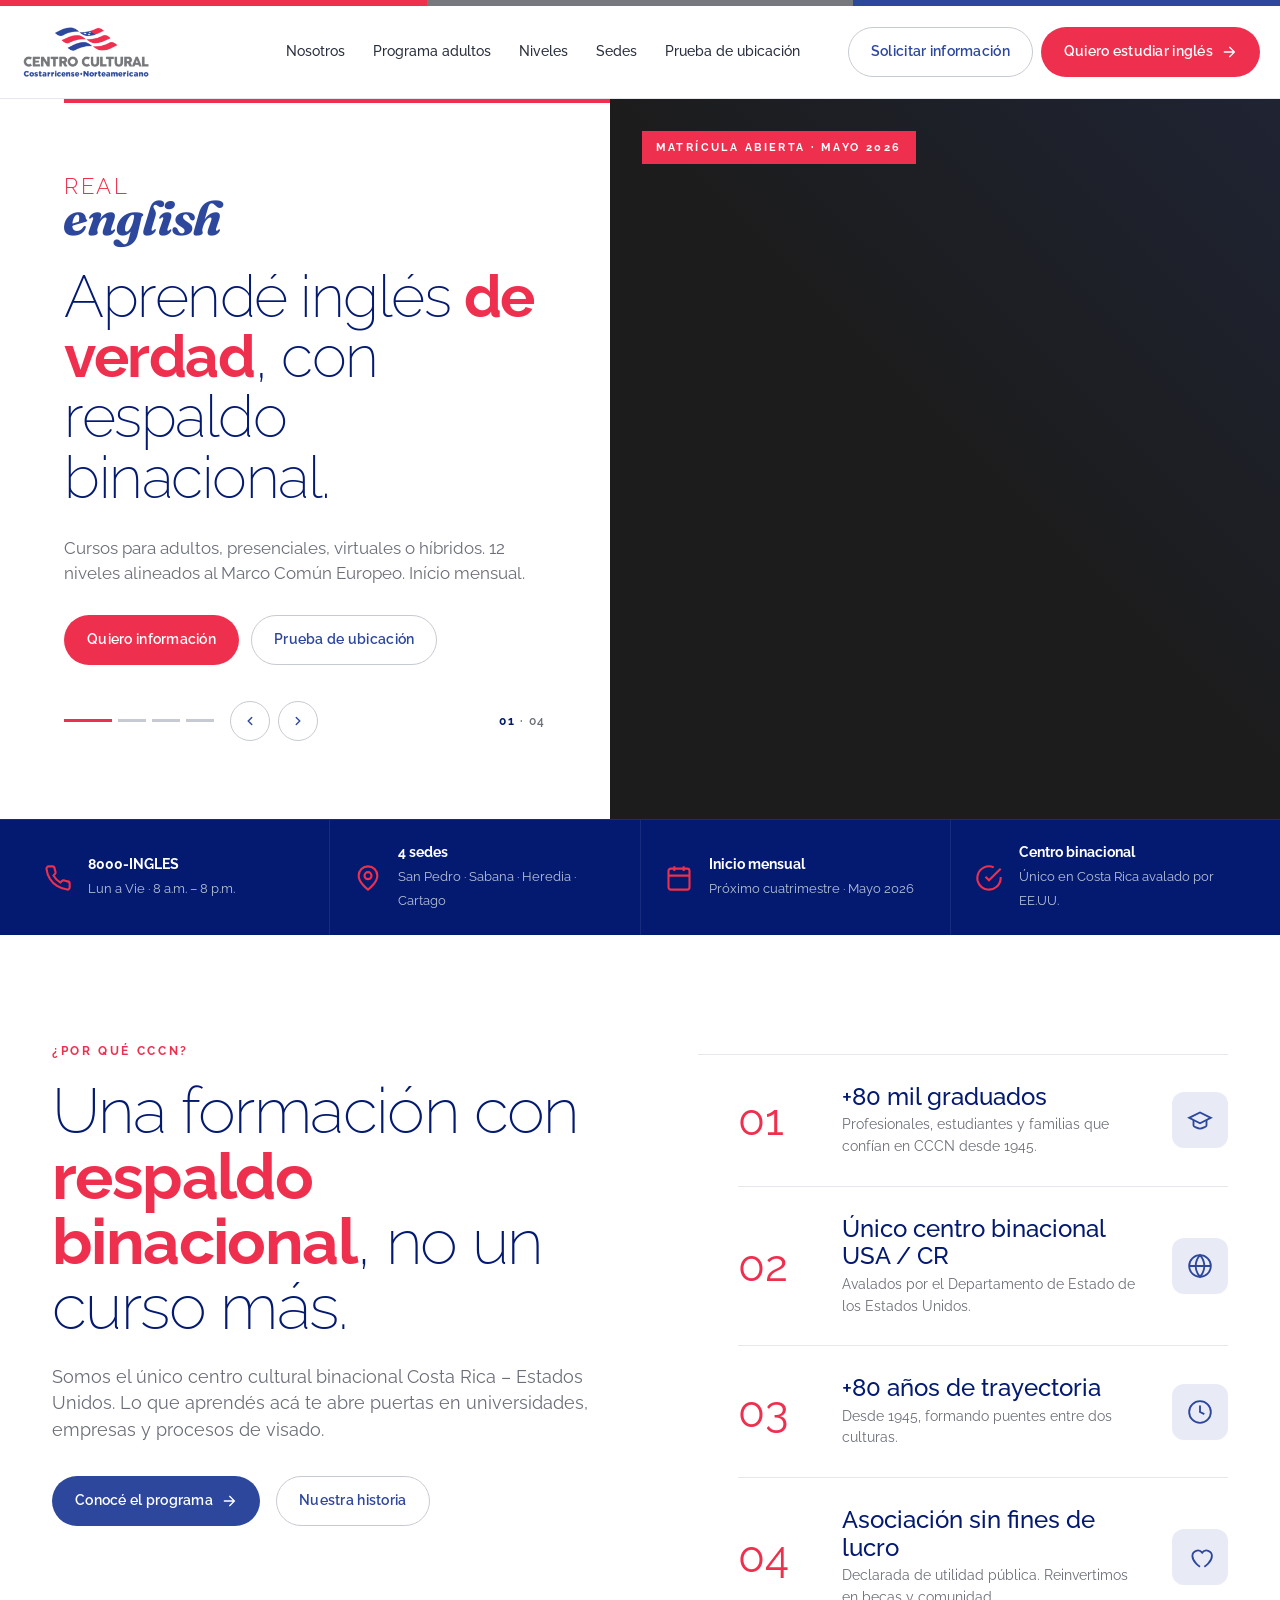
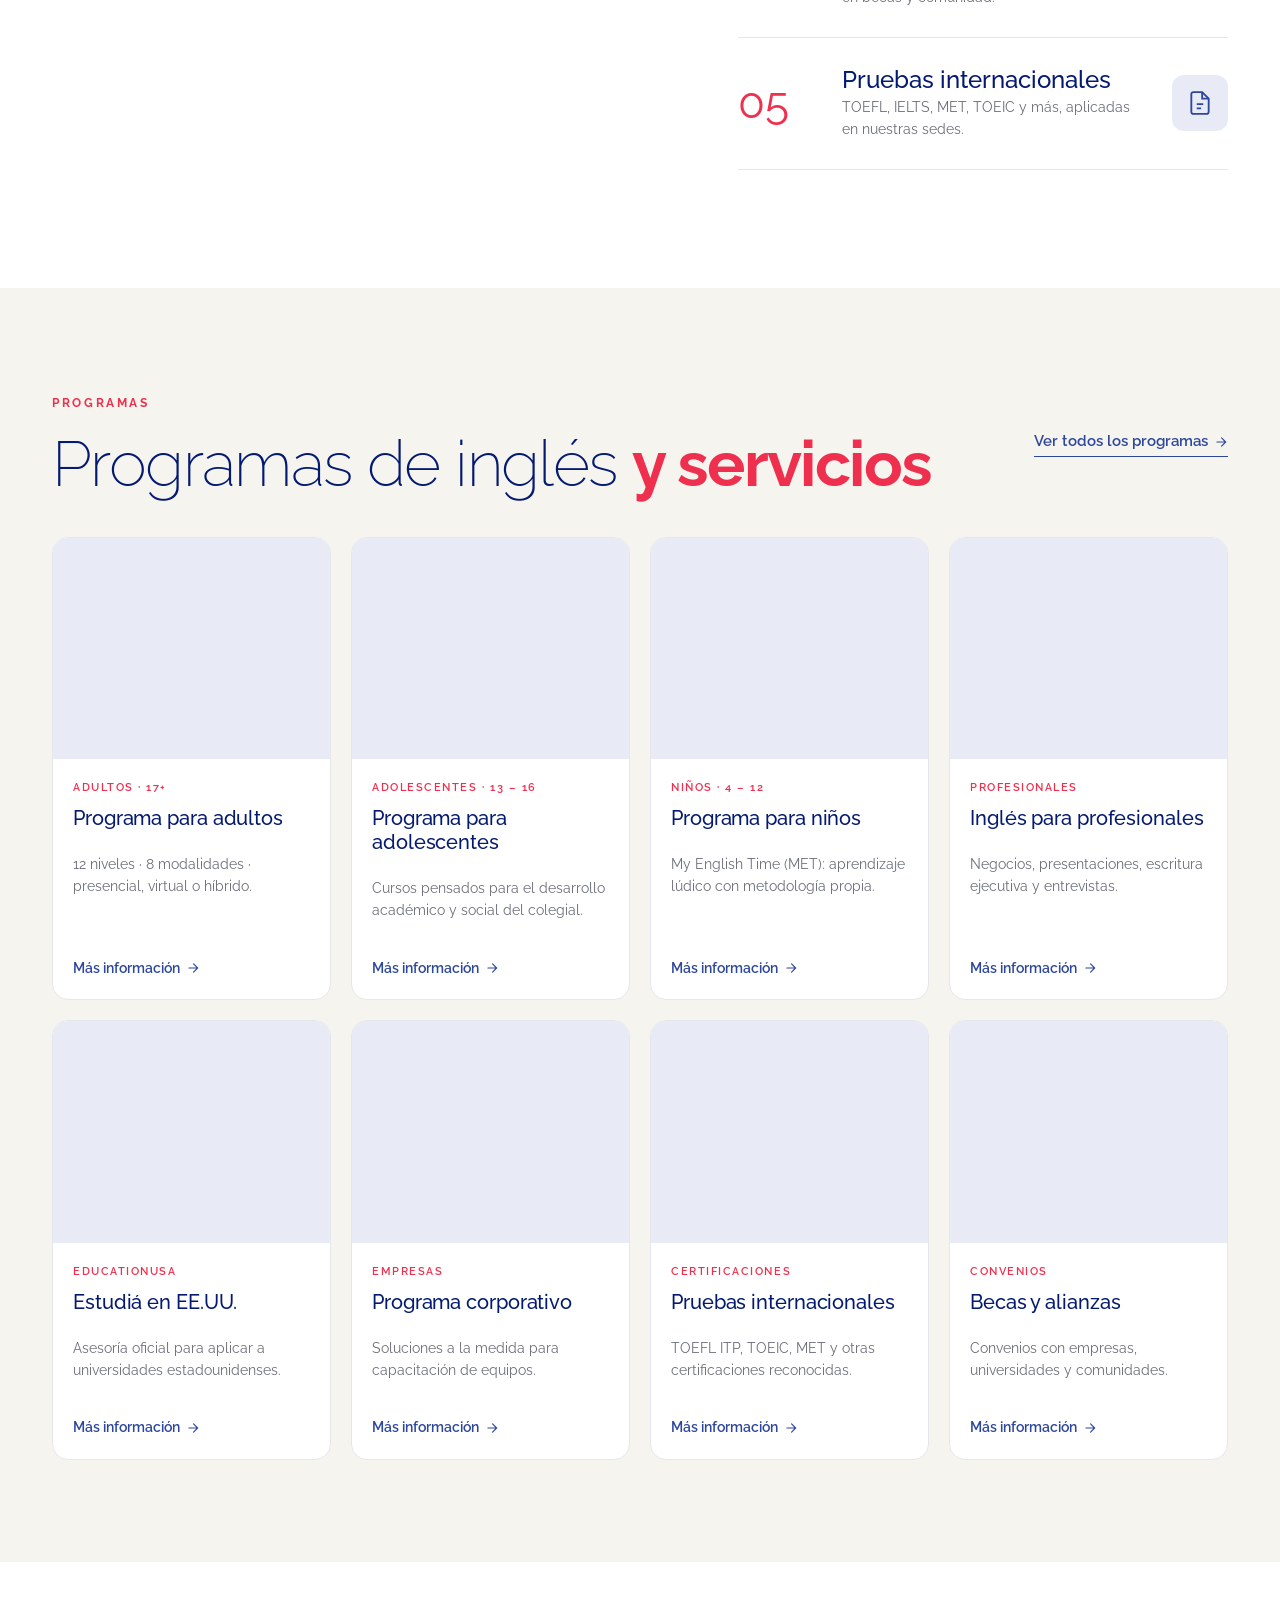
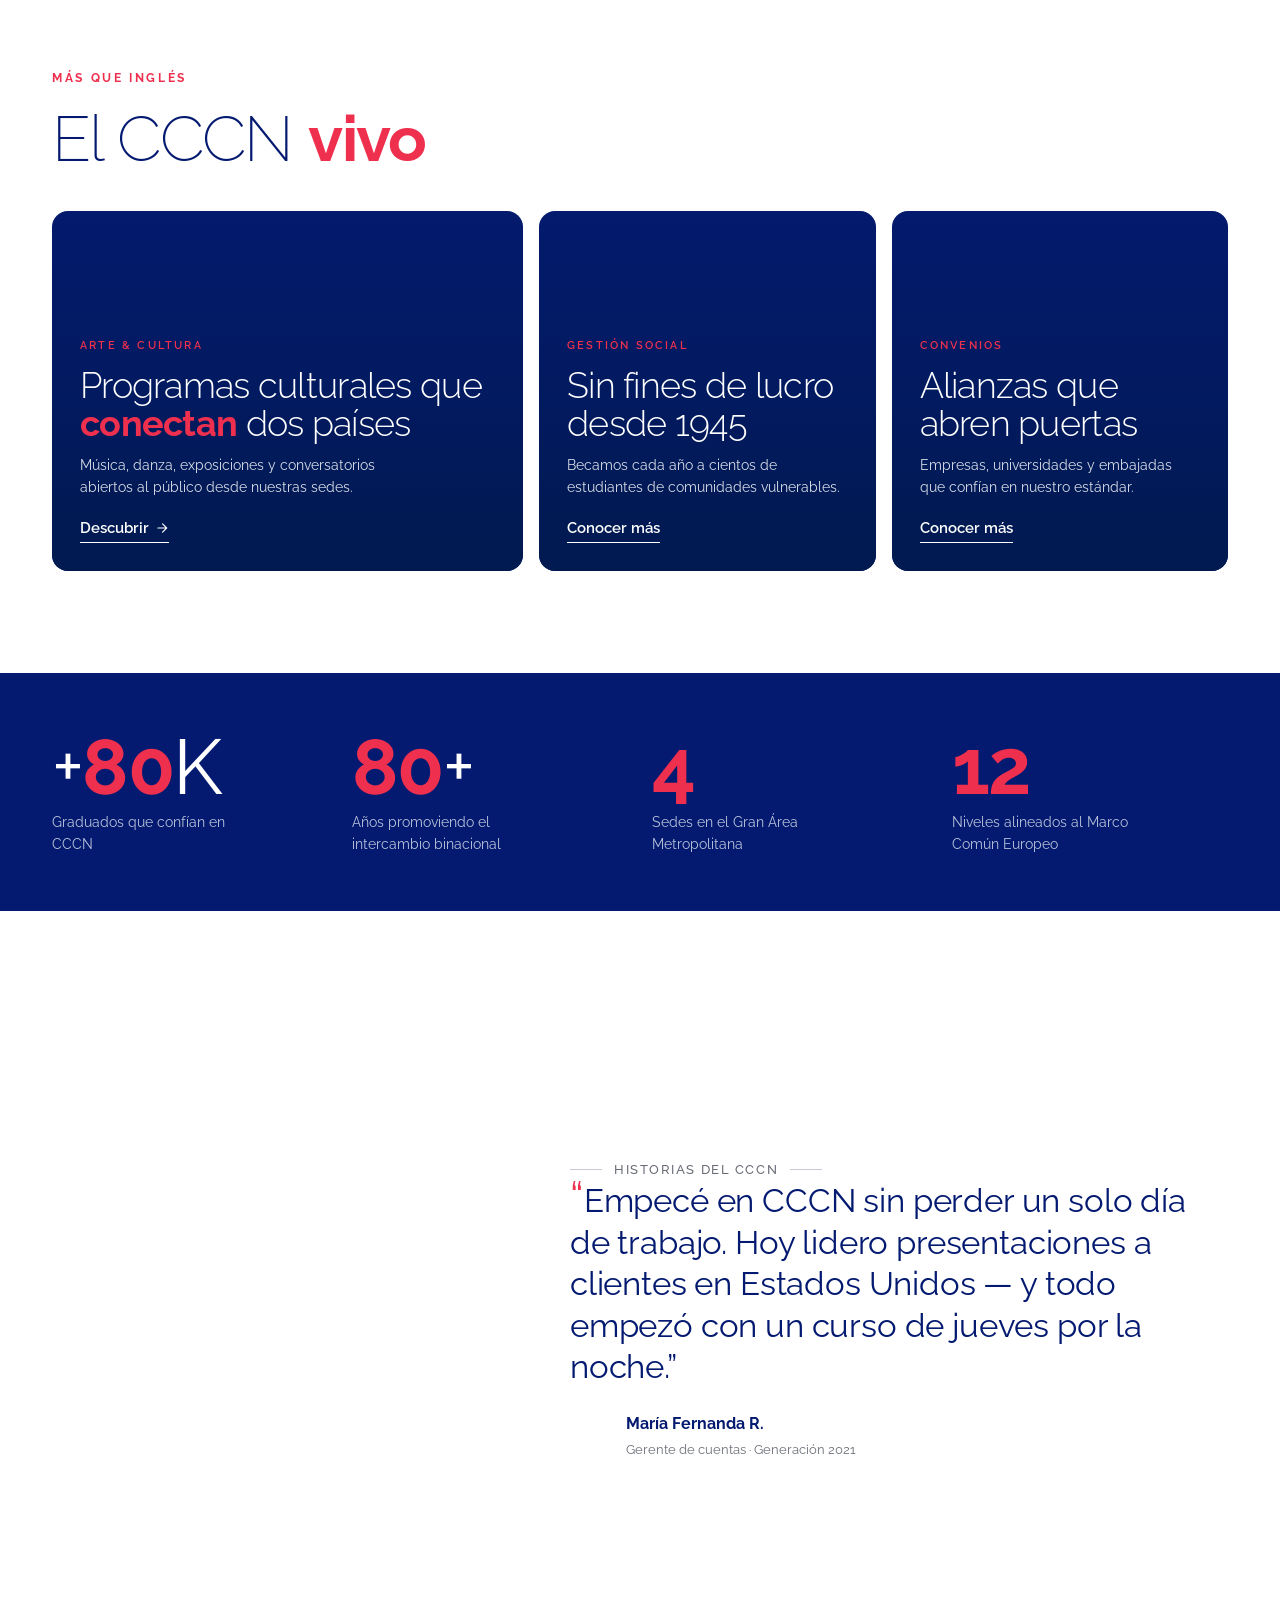
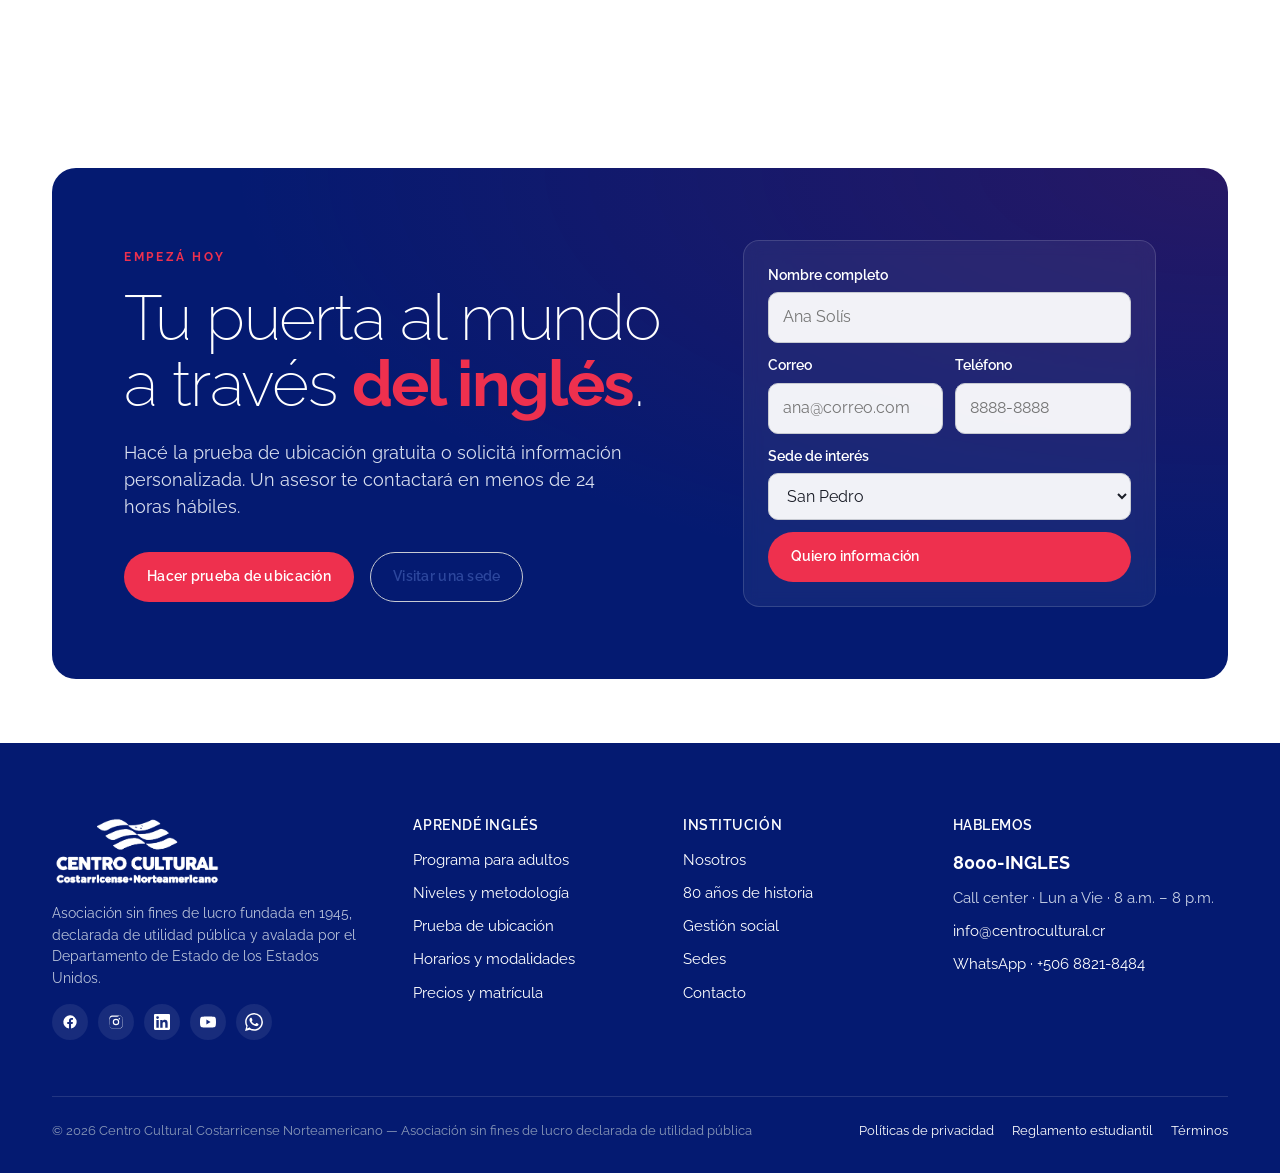
<file: template/index.html>
<!doctype html>
<html lang="es">
<head>
<meta charset="utf-8"/>
<meta name="viewport" content="width=device-width, initial-scale=1"/>
<title>Centro Cultural Costarricense Norteamericano | Inicio</title>
<meta name="description" content="Institución líder en la enseñanza del idioma inglés y promoción del intercambio cultural entre Costa Rica y Estados Unidos."/>
<link rel="icon" type="image/svg+xml" href="assets/logo-mark.svg"/>
<link rel="preconnect" href="https://fonts.googleapis.com"/>
<link rel="preconnect" href="https://fonts.gstatic.com" crossorigin/>
<link href="https://fonts.googleapis.com/css2?family=Raleway:wght@200;300;400;500;600;700;800&family=Fraunces:ital,opsz,wght@0,9..144,500;0,9..144,600;0,9..144,700;1,9..144,400;1,9..144,500;1,9..144,600;1,9..144,700&display=swap" rel="stylesheet"/>
<link rel="stylesheet" href="styles.css"/>
<style>
/* Page-specific ------------------------------------------------ */

/* ===== HERO (brand-book Adultos: B&W photography + color plastas + REAL English wordmark) ===== */
.hero {
  position: relative;
  background: #fff;
  overflow: hidden;
}
.hero__grid {
  display: grid;
  grid-template-columns: 1fr 1.1fr;
  min-height: clamp(560px, 80vh, 760px);
}
@media (max-width: 820px) { .hero__grid { grid-template-columns: 1fr; } }

/* LEFT: clean white panel with REAL English wordmark + content */
.hero__panel {
  position: relative;
  padding: clamp(48px, 5vw, 88px) clamp(32px, 5vw, 80px);
  display: flex; flex-direction: column; gap: 28px; justify-content: center;
  background: #fff;
}
.hero__panel::before {
  /* thin red top accent — color plasta motif */
  content: "";
  position: absolute; top: 0; left: clamp(32px, 5vw, 80px); right: 0;
  height: 4px; background: var(--cccn-red);
}
.hero__real {
  align-self: flex-start;
}
.hero__title {
  font-family: var(--font-sans);
  font-weight: 200;
  font-size: clamp(38px, 4.6vw, 64px);
  line-height: 1.02;
  letter-spacing: -0.025em;
  color: var(--cccn-blue-900);
  margin: 0;
  max-width: 14ch;
}
.hero__title b { font-weight: 700; color: var(--cccn-blue-900); }
.hero__title em { font-style: normal; font-weight: 700; color: var(--cccn-red); }
.hero__lede {
  font-size: clamp(16px, 1.3vw, 19px);
  color: var(--muted);
  max-width: 48ch;
  line-height: 1.55;
  font-weight: 400;
  margin: 0;
}
.hero__ctas { display: flex; gap: 12px; flex-wrap: wrap; }

/* RIGHT: B&W photographic panel (brand-book prescription for Adultos) */
.hero__photo {
  position: relative;
  overflow: hidden;
  background: #1c1c1c;
}
.hero__photo-img {
  position: absolute; inset: 0;
  background-size: cover; background-position: center;
  opacity: 0; transition: opacity .9s ease;
  filter: grayscale(1) contrast(1.05) brightness(.95);
}
.hero__photo-img.is-active { opacity: 1; }
.hero__photo-eyebrow {
  position: absolute; top: 32px; left: 32px; z-index: 2;
  background: var(--cccn-red); color: #fff;
  padding: 8px 14px; font-size: 11px; font-weight: 700;
  letter-spacing: .22em; text-transform: uppercase;
}
.hero__photo::after {
  /* subtle blue tint per brand book "transparencias" treatment */
  content: ""; position: absolute; inset: 0;
  background: linear-gradient(225deg, rgba(45,71,157,.18), transparent 50%);
  pointer-events: none;
}

/* Carousel controls */
.hero__controls {
  display: flex; align-items: center; gap: 16px;
  padding-top: 8px;
}
.hero__dots { display: flex; gap: 6px; }
.hero__dots button {
  width: 28px; height: 3px; border: 0; padding: 0;
  background: var(--line-strong); transition: background .2s ease, width .2s ease;
  cursor: pointer;
}
.hero__dots button.is-active { background: var(--cccn-red); width: 48px; }
.hero__counter { font-size: 12px; font-weight: 600; color: var(--muted); letter-spacing: .12em; margin-left: auto; }
.hero__counter strong { color: var(--cccn-blue-900); }
.hero__nav { display: flex; gap: 8px; }
.hero__nav button {
  width: 40px; height: 40px; border-radius: 999px;
  background: #fff; color: var(--cccn-blue-700);
  border: 1px solid var(--line-strong);
  display: inline-flex; align-items: center; justify-content: center;
  cursor: pointer; transition: all .15s ease;
}
.hero__nav button:hover { background: var(--cccn-red); color: #fff; border-color: var(--cccn-red); }

/* Quick info bar */
.qinfo {
  background: var(--cccn-blue-900);
  color: #fff;
  border-top: 1px solid rgba(255,255,255,.08);
}
.qinfo__grid {
  display: grid; grid-template-columns: repeat(4, 1fr);
  gap: 1px; background: rgba(255,255,255,.08);
}
.qinfo__cell {
  background: var(--cccn-blue-900);
  padding: 22px 24px;
  display: flex; align-items: center; gap: 16px;
}
.qinfo__cell svg { color: var(--cccn-red); flex-shrink: 0; }
.qinfo__cell strong { display: block; font-size: 14px; color: #fff; }
.qinfo__cell span { color: #B8C2D9; font-size: 13px; }
@media (max-width: 860px) { .qinfo__grid { grid-template-columns: 1fr 1fr; } }
@media (max-width: 520px) { .qinfo__grid { grid-template-columns: 1fr; } }

/* Why us — editorial number list */
.why {
  display: grid; grid-template-columns: 1.1fr 1fr; gap: 64px;
  align-items: start;
}
@media (max-width: 980px) { .why { grid-template-columns: 1fr; gap: 32px; } }

.why__intro { position: sticky; top: 96px; }
.why__list { display: grid; gap: 0; border-top: 1px solid var(--line); }
.why__item {
  display: grid; grid-template-columns: 80px 1fr auto;
  gap: 24px; padding: 28px 0; border-bottom: 1px solid var(--line);
  align-items: center;
}
.why__num {
  font-family: var(--font-sans); font-style: normal;
  font-size: 44px; color: var(--cccn-red); font-weight: 400; line-height: 1;
}
.why__title { font-family: var(--font-sans); font-weight: 500; font-size: 24px; line-height: 1.15; color: var(--cccn-blue-900); margin: 0 0 4px; }
.why__desc { color: var(--muted); font-size: 14px; max-width: 36ch; margin: 0; }
.why__icon {
  width: 56px; height: 56px; border-radius: 12px;
  background: var(--cccn-blue-100); color: var(--cccn-blue-700);
  display: inline-flex; align-items: center; justify-content: center;
}

/* Programs grid */
.progs {
  display: grid; grid-template-columns: repeat(4, 1fr); gap: 20px;
}
@media (max-width: 980px) { .progs { grid-template-columns: 1fr 1fr; } }
@media (max-width: 520px) { .progs { grid-template-columns: 1fr; } }

.progs .card__media {
  aspect-ratio: 5 / 4;
  background-size: cover; background-position: center;
}

/* Featured wide cards — arts/social/convenios */
.feats { display: grid; grid-template-columns: 1.4fr 1fr 1fr; gap: 16px; }
@media (max-width: 980px) { .feats { grid-template-columns: 1fr; } }
.feat {
  position: relative; overflow: hidden;
  border-radius: var(--r-lg);
  min-height: 360px;
  background: var(--cccn-blue-900);
  color: #fff;
  display: flex; flex-direction: column; justify-content: flex-end;
  padding: 28px;
  isolation: isolate;
  cursor: pointer;
}
.feat::before {
  content: ""; position: absolute; inset: 0; z-index: -1;
  background-size: cover; background-position: center;
  transition: transform .5s ease;
}
.feat:hover::before { transform: scale(1.05); }
.feat::after {
  content: ""; position: absolute; inset: 0; z-index: -1;
  background: linear-gradient(to top, rgba(0,26,77,.92) 0%, rgba(0,26,77,.4) 60%, rgba(0,26,77,.1) 100%);
}
.feat .h-2 { color: #fff; }
.feat__eyebrow {
  color: var(--cccn-red); font-size: 11px; font-weight: 600; letter-spacing: .2em; text-transform: uppercase;
  margin-bottom: 12px;
}
.feat__desc { color: rgba(255,255,255,.85); font-size: 14px; max-width: 38ch; margin: 12px 0 18px; }

.feat-a::before { background-image: url("https://images.unsplash.com/photo-1518998053901-5348d3961a04?w=1400&q=80"); }
.feat-b::before { background-image: url("https://images.unsplash.com/photo-1573164574572-cb89e39749b4?w=1200&q=80"); }
.feat-c::before { background-image: url("https://images.unsplash.com/photo-1543269865-cbf427effbad?w=1200&q=80"); }

/* Stats band */
.stats-band {
  background: var(--cccn-blue-900);
  color: #fff;
  padding: 56px 0;
}
.stats-band__grid { display: grid; grid-template-columns: repeat(4, 1fr); gap: 24px; align-items: end; }
@media (max-width: 860px) { .stats-band__grid { grid-template-columns: 1fr 1fr; gap: 32px; } }
.stat__num {
  font-family: var(--font-sans); font-weight: 400; color: #fff;
  font-size: clamp(48px, 6vw, 78px); line-height: 1;
  letter-spacing: -0.02em;
}
.stat__num em { font-weight: 700; color: var(--cccn-red); }
.stat__label { color: #B8C2D9; font-size: 14px; margin-top: 6px; max-width: 24ch; }

/* Testimonial */
.testi {
  display: grid; grid-template-columns: 1fr 1.4fr; gap: 48px;
  align-items: center;
}
@media (max-width: 860px) { .testi { grid-template-columns: 1fr; } }
.testi__photo {
  aspect-ratio: 4 / 5;
  background: url("https://images.unsplash.com/photo-1573497019940-1c28c88b4f3e?w=900&q=80") center/cover;
  border-radius: var(--r-lg);
}
.testi__quote {
  font-family: var(--font-sans); font-style: normal; font-weight: 400;
  font-size: clamp(24px, 2.6vw, 34px); line-height: 1.25; color: var(--cccn-blue-900);
  margin: 0; max-width: 36ch; letter-spacing: -.005em;
}
.testi__quote::before { content: "“"; color: var(--cccn-red); font-size: 1.3em; line-height: 0; }
.testi__cite { display: flex; align-items: center; gap: 12px; margin-top: 24px; }
.testi__avatar { width: 44px; height: 44px; border-radius: 999px; background: url("https://images.unsplash.com/photo-1494790108377-be9c29b29330?w=200&q=80") center/cover; }

/* CTA banner */
.cta-banner {
  background:
    radial-gradient(ellipse at top right, rgba(200,16,46,.18), transparent 60%),
    var(--cccn-blue-900);
  color: #fff;
  border-radius: var(--r-xl);
  padding: clamp(40px, 6vw, 72px);
  display: grid; grid-template-columns: 1.4fr 1fr; gap: 40px; align-items: center;
  position: relative; overflow: hidden;
}
@media (max-width: 860px) { .cta-banner { grid-template-columns: 1fr; } }
.cta-banner .h-1 { color: #fff; }
.cta-banner .lede { color: #D8DEEE; }
.cta-banner__form {
  background: rgba(255,255,255,.06); border: 1px solid rgba(255,255,255,.14);
  border-radius: var(--r-lg);
  padding: 24px;
  display: grid; gap: 12px;
  backdrop-filter: blur(8px);
}
.cta-banner__form .field input,
.cta-banner__form .field select { background: rgba(255,255,255,.94); }
.cta-banner__form .field label { color: #fff; }

</style>
</head>
<body>
<div data-site-header></div>

<!-- =======================================================
     HERO
======================================================= -->
<section class="hero" aria-label="Banner principal">
  <div class="hero__grid">
    <div class="hero__panel">
      <span class="real-tag real-tag-md" id="heroReal">
        <span>REAL</span><em>english</em>
      </span>

      <h1 class="hero__title" id="heroTitle">Aprendé inglés <em>de verdad</em>, con respaldo binacional.</h1>
      <p class="hero__lede"  id="heroLede">Cursos para adultos, presenciales, virtuales o híbridos. 12 niveles alineados al Marco Común Europeo. Início mensual.</p>
      <div class="hero__ctas">
        <a class="btn btn-primary" id="heroCta1" href="solicitar-informacion.html">Quiero información</a>
        <a class="btn btn-ghost"   id="heroCta2" href="prueba-ubicacion.html">Prueba de ubicación</a>
      </div>

      <div class="hero__controls">
        <div class="hero__dots" id="heroDots"></div>
        <div class="hero__nav">
          <button id="heroPrev" aria-label="Anterior"><svg width="14" height="14" viewBox="0 0 24 24" fill="none" stroke="currentColor" stroke-width="2.4" stroke-linecap="round"><path d="m15 18-6-6 6-6"/></svg></button>
          <button id="heroNext" aria-label="Siguiente"><svg width="14" height="14" viewBox="0 0 24 24" fill="none" stroke="currentColor" stroke-width="2.4" stroke-linecap="round"><path d="m9 6 6 6-6 6"/></svg></button>
        </div>
        <div class="hero__counter"><strong id="heroNum">01</strong> · 04</div>
      </div>
    </div>

    <div class="hero__photo" id="heroPhoto">
      <span class="hero__photo-eyebrow" id="heroEyebrow">Matrícula abierta · Mayo 2026</span>
      <!-- B&W photo layers injected by JS -->
    </div>
  </div>
</section>

<!-- Quick info bar -->
<section class="qinfo" aria-label="Información clave">
  <div class="container" style="padding:0;">
    <div class="qinfo__grid">
      <div class="qinfo__cell">
        <svg width="28" height="28" viewBox="0 0 24 24" fill="none" stroke="currentColor" stroke-width="1.8"><path d="M22 16.92v3a2 2 0 0 1-2.18 2 19.79 19.79 0 0 1-8.63-3.07 19.5 19.5 0 0 1-6-6 19.79 19.79 0 0 1-3.07-8.67A2 2 0 0 1 4.11 2h3a2 2 0 0 1 2 1.72c.13.96.37 1.9.7 2.81a2 2 0 0 1-.45 2.11L8.09 9.91a16 16 0 0 0 6 6l1.27-1.27a2 2 0 0 1 2.11-.45c.91.34 1.85.57 2.81.7A2 2 0 0 1 22 16.92z"/></svg>
        <div><strong>8000-INGLES</strong><span>Lun a Vie · 8 a.m. – 8 p.m.</span></div>
      </div>
      <div class="qinfo__cell">
        <svg width="28" height="28" viewBox="0 0 24 24" fill="none" stroke="currentColor" stroke-width="1.8"><path d="M20 10c0 6-8 12-8 12s-8-6-8-12a8 8 0 1 1 16 0z"/><circle cx="12" cy="10" r="3"/></svg>
        <div><strong>4 sedes</strong><span>San Pedro · Sabana · Heredia · Cartago</span></div>
      </div>
      <div class="qinfo__cell">
        <svg width="28" height="28" viewBox="0 0 24 24" fill="none" stroke="currentColor" stroke-width="1.8"><rect x="3" y="4" width="18" height="18" rx="2"/><path d="M16 2v4M8 2v4M3 10h18"/></svg>
        <div><strong>Inicio mensual</strong><span>Próximo cuatrimestre · Mayo 2026</span></div>
      </div>
      <div class="qinfo__cell">
        <svg width="28" height="28" viewBox="0 0 24 24" fill="none" stroke="currentColor" stroke-width="1.8"><path d="M22 11.08V12a10 10 0 1 1-5.93-9.14"/><path d="M22 4 12 14.01l-3-3"/></svg>
        <div><strong>Centro binacional</strong><span>Único en Costa Rica avalado por EE.UU.</span></div>
      </div>
    </div>
  </div>
</section>

<!-- =======================================================
     WHY CCCN
======================================================= -->
<section class="section">
  <div class="container">
    <div class="why">
      <div class="why__intro">
        <span class="h-eyebrow">¿Por qué CCCN?</span>
        <h2 class="h-1 mt-2">Una formación con <em>respaldo binacional</em>, no un curso más.</h2>
        <p class="lede mt-3">Somos el único centro cultural binacional Costa Rica – Estados Unidos. Lo que aprendés acá te abre puertas en universidades, empresas y procesos de visado. </p>
        <div class="row mt-4">
          <a class="btn btn-dark" href="programa-adultos.html">Conocé el programa <svg width="16" height="16" viewBox="0 0 24 24" fill="none" stroke="currentColor" stroke-width="2" stroke-linecap="round"><path d="M5 12h14M13 5l7 7-7 7"/></svg></a>
          <a class="btn btn-ghost" href="nosotros.html">Nuestra historia</a>
        </div>
      </div>

      <ol class="why__list">
        <li class="why__item">
          <span class="why__num">01</span>
          <div>
            <h3 class="why__title">+80 mil graduados</h3>
            <p class="why__desc">Profesionales, estudiantes y familias que confían en CCCN desde 1945.</p>
          </div>
          <span class="why__icon"><svg width="26" height="26" viewBox="0 0 24 24" fill="none" stroke="currentColor" stroke-width="1.7"><path d="M22 10 12 5 2 10l10 5 10-5z"/><path d="M6 12v5c0 1 4 3 6 3s6-2 6-3v-5"/></svg></span>
        </li>
        <li class="why__item">
          <span class="why__num">02</span>
          <div>
            <h3 class="why__title">Único centro binacional USA / CR</h3>
            <p class="why__desc">Avalados por el Departamento de Estado de los Estados Unidos.</p>
          </div>
          <span class="why__icon"><svg width="26" height="26" viewBox="0 0 24 24" fill="none" stroke="currentColor" stroke-width="1.7"><circle cx="12" cy="12" r="10"/><path d="M2 12h20M12 2a15.3 15.3 0 0 1 4 10 15.3 15.3 0 0 1-4 10 15.3 15.3 0 0 1-4-10 15.3 15.3 0 0 1 4-10z"/></svg></span>
        </li>
        <li class="why__item">
          <span class="why__num">03</span>
          <div>
            <h3 class="why__title">+80 años de trayectoria</h3>
            <p class="why__desc">Desde 1945, formando puentes entre dos culturas.</p>
          </div>
          <span class="why__icon"><svg width="26" height="26" viewBox="0 0 24 24" fill="none" stroke="currentColor" stroke-width="1.7"><circle cx="12" cy="12" r="10"/><path d="M12 6v6l4 2"/></svg></span>
        </li>
        <li class="why__item">
          <span class="why__num">04</span>
          <div>
            <h3 class="why__title">Asociación sin fines de lucro</h3>
            <p class="why__desc">Declarada de utilidad pública. Reinvertimos en becas y comunidad.</p>
          </div>
          <span class="why__icon"><svg width="26" height="26" viewBox="0 0 24 24" fill="none" stroke="currentColor" stroke-width="1.7"><path d="M12 21s-7-4.5-7-10a5 5 0 0 1 9-3 5 5 0 0 1 9 3c0 5.5-7 10-7 10"/></svg></span>
        </li>
        <li class="why__item">
          <span class="why__num">05</span>
          <div>
            <h3 class="why__title">Pruebas internacionales</h3>
            <p class="why__desc">TOEFL, IELTS, MET, TOEIC y más, aplicadas en nuestras sedes.</p>
          </div>
          <span class="why__icon"><svg width="26" height="26" viewBox="0 0 24 24" fill="none" stroke="currentColor" stroke-width="1.7"><path d="M14 2H6a2 2 0 0 0-2 2v16a2 2 0 0 0 2 2h12a2 2 0 0 0 2-2V8z"/><path d="M14 2v6h6M9 13h6M9 17h4"/></svg></span>
        </li>
      </ol>
    </div>
  </div>
</section>

<!-- =======================================================
     PROGRAMS
======================================================= -->
<section class="section section-cream">
  <div class="container">
    <div class="row-between mt-0" style="margin-bottom: 40px;">
      <div>
        <span class="h-eyebrow">Programas</span>
        <h2 class="h-1 mt-2">Programas de inglés <em>y servicios</em></h2>
      </div>
      <a class="btn-link" href="programa-adultos.html">Ver todos los programas <svg width="14" height="14" viewBox="0 0 24 24" fill="none" stroke="currentColor" stroke-width="2" stroke-linecap="round"><path d="M5 12h14M13 5l7 7-7 7"/></svg></a>
    </div>

    <div class="progs">
      <a class="card" href="programa-adultos.html">
        <div class="card__media" style="background-image:url('https://images.unsplash.com/photo-1573164713988-8665fc963095?w=900&q=80')"></div>
        <div class="card__body">
          <span class="card__tag">Adultos · 17+</span>
          <h3 class="card__title">Programa para adultos</h3>
          <p class="card__desc">12 niveles · 8 modalidades · presencial, virtual o híbrido.</p>
          <span class="card__cta">Más información <svg width="14" height="14" viewBox="0 0 24 24" fill="none" stroke="currentColor" stroke-width="2" stroke-linecap="round"><path d="M5 12h14M13 5l7 7-7 7"/></svg></span>
        </div>
      </a>
      <a class="card" href="programa-adultos.html">
        <div class="card__media" style="background-image:url('https://images.unsplash.com/photo-1488521787991-ed7bbaae773c?w=900&q=80')"></div>
        <div class="card__body">
          <span class="card__tag">Adolescentes · 13 – 16</span>
          <h3 class="card__title">Programa para adolescentes</h3>
          <p class="card__desc">Cursos pensados para el desarrollo académico y social del colegial.</p>
          <span class="card__cta">Más información <svg width="14" height="14" viewBox="0 0 24 24" fill="none" stroke="currentColor" stroke-width="2" stroke-linecap="round"><path d="M5 12h14M13 5l7 7-7 7"/></svg></span>
        </div>
      </a>
      <a class="card" href="programa-adultos.html">
        <div class="card__media" style="background-image:url('https://images.unsplash.com/photo-1503676260728-1c00da094a0b?w=900&q=80')"></div>
        <div class="card__body">
          <span class="card__tag">Niños · 4 – 12</span>
          <h3 class="card__title">Programa para niños</h3>
          <p class="card__desc">My English Time (MET): aprendizaje lúdico con metodología propia.</p>
          <span class="card__cta">Más información <svg width="14" height="14" viewBox="0 0 24 24" fill="none" stroke="currentColor" stroke-width="2" stroke-linecap="round"><path d="M5 12h14M13 5l7 7-7 7"/></svg></span>
        </div>
      </a>
      <a class="card" href="programa-adultos.html">
        <div class="card__media" style="background-image:url('https://images.unsplash.com/photo-1521737604893-d14cc237f11d?w=900&q=80')"></div>
        <div class="card__body">
          <span class="card__tag">Profesionales</span>
          <h3 class="card__title">Inglés para profesionales</h3>
          <p class="card__desc">Negocios, presentaciones, escritura ejecutiva y entrevistas.</p>
          <span class="card__cta">Más información <svg width="14" height="14" viewBox="0 0 24 24" fill="none" stroke="currentColor" stroke-width="2" stroke-linecap="round"><path d="M5 12h14M13 5l7 7-7 7"/></svg></span>
        </div>
      </a>
      <a class="card" href="programa-adultos.html">
        <div class="card__media" style="background-image:url('https://images.unsplash.com/photo-1523580494863-6f3031224c94?w=900&q=80')"></div>
        <div class="card__body">
          <span class="card__tag">EducationUSA</span>
          <h3 class="card__title">Estudiá en EE.UU.</h3>
          <p class="card__desc">Asesoría oficial para aplicar a universidades estadounidenses.</p>
          <span class="card__cta">Más información <svg width="14" height="14" viewBox="0 0 24 24" fill="none" stroke="currentColor" stroke-width="2" stroke-linecap="round"><path d="M5 12h14M13 5l7 7-7 7"/></svg></span>
        </div>
      </a>
      <a class="card" href="programa-adultos.html">
        <div class="card__media" style="background-image:url('https://images.unsplash.com/photo-1556761175-5973dc0f32e7?w=900&q=80')"></div>
        <div class="card__body">
          <span class="card__tag">Empresas</span>
          <h3 class="card__title">Programa corporativo</h3>
          <p class="card__desc">Soluciones a la medida para capacitación de equipos.</p>
          <span class="card__cta">Más información <svg width="14" height="14" viewBox="0 0 24 24" fill="none" stroke="currentColor" stroke-width="2" stroke-linecap="round"><path d="M5 12h14M13 5l7 7-7 7"/></svg></span>
        </div>
      </a>
      <a class="card" href="programa-adultos.html">
        <div class="card__media" style="background-image:url('https://images.unsplash.com/photo-1456513080510-7bf3a84b82f8?w=900&q=80')"></div>
        <div class="card__body">
          <span class="card__tag">Certificaciones</span>
          <h3 class="card__title">Pruebas internacionales</h3>
          <p class="card__desc">TOEFL ITP, TOEIC, MET y otras certificaciones reconocidas.</p>
          <span class="card__cta">Más información <svg width="14" height="14" viewBox="0 0 24 24" fill="none" stroke="currentColor" stroke-width="2" stroke-linecap="round"><path d="M5 12h14M13 5l7 7-7 7"/></svg></span>
        </div>
      </a>
      <a class="card" href="programa-adultos.html">
        <div class="card__media" style="background-image:url('https://images.unsplash.com/photo-1517048676732-d65bc937f952?w=900&q=80')"></div>
        <div class="card__body">
          <span class="card__tag">Convenios</span>
          <h3 class="card__title">Becas y alianzas</h3>
          <p class="card__desc">Convenios con empresas, universidades y comunidades.</p>
          <span class="card__cta">Más información <svg width="14" height="14" viewBox="0 0 24 24" fill="none" stroke="currentColor" stroke-width="2" stroke-linecap="round"><path d="M5 12h14M13 5l7 7-7 7"/></svg></span>
        </div>
      </a>
    </div>
  </div>
</section>

<!-- =======================================================
     ARTS / SOCIAL / CONVENIOS — featured
======================================================= -->
<section class="section">
  <div class="container">
    <div class="row-between" style="margin-bottom: 40px;">
      <div>
        <span class="h-eyebrow">Más que inglés</span>
        <h2 class="h-1 mt-2">El CCCN <em>vivo</em></h2>
      </div>
    </div>
    <div class="feats">
      <a class="feat feat-a" href="nosotros.html">
        <span class="feat__eyebrow">Arte & Cultura</span>
        <h3 class="h-2">Programas culturales que <em style="color: var(--cccn-red); font-weight: 700;">conectan</em> dos países</h3>
        <p class="feat__desc">Música, danza, exposiciones y conversatorios abiertos al público desde nuestras sedes.</p>
        <span class="btn-link" style="color:#fff;border-color:#fff;width:max-content;">Descubrir <svg width="14" height="14" viewBox="0 0 24 24" fill="none" stroke="currentColor" stroke-width="2" stroke-linecap="round"><path d="M5 12h14M13 5l7 7-7 7"/></svg></span>
      </a>
      <a class="feat feat-b" href="nosotros.html#gestion">
        <span class="feat__eyebrow">Gestión Social</span>
        <h3 class="h-2">Sin fines de lucro desde 1945</h3>
        <p class="feat__desc">Becamos cada año a cientos de estudiantes de comunidades vulnerables.</p>
        <span class="btn-link" style="color:#fff;border-color:#fff;width:max-content;">Conocer más</span>
      </a>
      <a class="feat feat-c" href="nosotros.html">
        <span class="feat__eyebrow">Convenios</span>
        <h3 class="h-2">Alianzas que abren puertas</h3>
        <p class="feat__desc">Empresas, universidades y embajadas que confían en nuestro estándar.</p>
        <span class="btn-link" style="color:#fff;border-color:#fff;width:max-content;">Conocer más</span>
      </a>
    </div>
  </div>
</section>

<!-- =======================================================
     STATS BAND
======================================================= -->
<section class="stats-band">
  <div class="container">
    <div class="stats-band__grid">
      <div><div class="stat__num">+<em>80</em>K</div><div class="stat__label">Graduados que confían en CCCN</div></div>
      <div><div class="stat__num"><em>80</em>+</div><div class="stat__label">Años promoviendo el intercambio binacional</div></div>
      <div><div class="stat__num"><em>4</em></div><div class="stat__label">Sedes en el Gran Área Metropolitana</div></div>
      <div><div class="stat__num"><em>12</em></div><div class="stat__label">Niveles alineados al Marco Común Europeo</div></div>
    </div>
  </div>
</section>

<!-- =======================================================
     TESTIMONIAL
======================================================= -->
<section class="section">
  <div class="container">
    <div class="testi">
      <div class="testi__photo" role="img" aria-label="Estudiante adulta del CCCN"></div>
      <div>
        <span class="rule-acc">Historias del CCCN</span>
        <p class="testi__quote mt-3">Empecé en CCCN sin perder un solo día de trabajo. Hoy lidero presentaciones a clientes en Estados Unidos — y todo empezó con un curso de jueves por la noche.”</p>
        <div class="testi__cite">
          <span class="testi__avatar" aria-hidden="true"></span>
          <div>
            <strong style="display:block;color:var(--cccn-blue-900);">María Fernanda R.</strong>
            <small class="small">Gerente de cuentas · Generación 2021</small>
          </div>
        </div>
      </div>
    </div>
  </div>
</section>

<!-- =======================================================
     CTA BANNER
======================================================= -->
<section class="section-tight">
  <div class="container">
    <div class="cta-banner">
      <div>
        <span class="h-eyebrow" style="color:var(--cccn-red);">Empezá hoy</span>
        <h2 class="h-1 mt-2">Tu puerta al mundo a través <em>del inglés</em>.</h2>
        <p class="lede mt-3">Hacé la prueba de ubicación gratuita o solicitá información personalizada. Un asesor te contactará en menos de 24 horas hábiles.</p>
        <div class="row mt-4">
          <a class="btn btn-primary" href="prueba-ubicacion.html">Hacer prueba de ubicación</a>
          <a class="btn btn-ghost" href="sedes.html">Visitar una sede</a>
        </div>
      </div>
      <form class="cta-banner__form" onsubmit="event.preventDefault(); CCCN.toast('¡Gracias! Te contactaremos pronto.'); this.reset();">
        <div class="field">
          <label for="qn">Nombre completo</label>
          <input id="qn" required placeholder="Ana Solís"/>
        </div>
        <div class="grid-2" style="gap:12px;">
          <div class="field">
            <label for="qe">Correo</label>
            <input id="qe" type="email" required placeholder="ana@correo.com"/>
          </div>
          <div class="field">
            <label for="qp">Teléfono</label>
            <input id="qp" required placeholder="8888-8888"/>
          </div>
        </div>
        <div class="field">
          <label for="qs">Sede de interés</label>
          <select id="qs">
            <option>San Pedro</option><option>Sabana</option><option>Heredia</option><option>Cartago</option><option>Virtual</option>
          </select>
        </div>
        <button class="btn btn-primary" type="submit">Quiero información</button>
      </form>
    </div>
  </div>
</section>

<div data-site-footer></div>

<script src="partials.js"></script>
<script>
CCCN.renderShell({ active: "home" });

// HERO CAROUSEL ----------------------------------------------------
const SLIDES = [
  {
    img: "https://images.unsplash.com/photo-1522202176988-66273c2fd55f?w=2000&q=80",
    eyebrow: "Matrícula abierta · Mayo 2026",
    real: { tag: "REAL", word: "english", color: "red" },
    title: "Aprendé inglés <em>de verdad</em>, con respaldo binacional.",
    lede:  "Cursos para adultos, presenciales, virtuales o híbridos. 12 niveles alineados al Marco Común Europeo. Inicio mensual.",
    cta1: { label: "Quiero información",      href: "solicitar-informacion.html" },
    cta2: { label: "Prueba de ubicación",     href: "prueba-ubicacion.html" },
  },
  {
    img: "https://images.unsplash.com/photo-1523240795612-9a054b0db644?w=2000&q=80",
    eyebrow: "80 aniversario",
    real: { tag: "REAL", word: "deal", color: "red" },
    title: "<b>1945–2026.</b> Ochenta años <em>conectando</em> culturas.",
    lede:  "Una asociación sin fines de lucro, declarada de utilidad pública y avalada por el Departamento de Estado de los Estados Unidos.",
    cta1: { label: "Descubrí nuestra historia", href: "nosotros.html" },
    cta2: { label: "Conocé las sedes",           href: "sedes.html" },
  },
  {
    img: "https://images.unsplash.com/photo-1523580494863-6f3031224c94?w=2000&q=80",
    eyebrow: "EducationUSA",
    real: { tag: "REAL", word: "futures", color: "red" },
    title: "Estudiá en una universidad <em>de Estados Unidos</em>.",
    lede:  "Asesoría oficial gratuita para aplicar a más de 4,500 universidades acreditadas.",
    cta1: { label: "Conocer EducationUSA",     href: "programa-adultos.html" },
    cta2: { label: "Más información",          href: "solicitar-informacion.html" },
  },
  {
    img: "https://images.unsplash.com/photo-1556761175-5973dc0f32e7?w=2000&q=80",
    eyebrow: "Empresas",
    real: { tag: "REAL", word: "business", color: "red" },
    title: "Capacitación <em>a la medida</em> para tu equipo.",
    lede:  "Programas corporativos in-company o virtuales con diagnóstico y reportes ejecutivos.",
    cta1: { label: "Conocé más aquí",          href: "programa-adultos.html" },
    cta2: { label: "Hablar con un asesor",     href: "solicitar-informacion.html" },
  },
];

const photoHost = document.getElementById("heroPhoto");
const dotsHost  = document.getElementById("heroDots");
const numEl     = document.getElementById("heroNum");
const titleEl   = document.getElementById("heroTitle");
const ledeEl    = document.getElementById("heroLede");
const eyebrowEl = document.getElementById("heroEyebrow");
const cta1El    = document.getElementById("heroCta1");
const cta2El    = document.getElementById("heroCta2");
const realEl    = document.getElementById("heroReal");

// Pre-create photo layers (one per slide) so they crossfade cleanly
SLIDES.forEach((s, i) => {
  const layer = document.createElement("div");
  layer.className = "hero__photo-img" + (i === 0 ? " is-active" : "");
  layer.style.backgroundImage = `url('${s.img}')`;
  photoHost.appendChild(layer);

  const dot = document.createElement("button");
  dot.setAttribute("aria-label", "Ir al slide " + (i + 1));
  if (i === 0) dot.classList.add("is-active");
  dot.addEventListener("click", () => goTo(i));
  dotsHost.appendChild(dot);
});

let idx = 0, timer;
function goTo(n) {
  idx = (n + SLIDES.length) % SLIDES.length;
  const s = SLIDES[idx];
  photoHost.querySelectorAll(".hero__photo-img").forEach((el, i) => el.classList.toggle("is-active", i === idx));
  dotsHost.querySelectorAll("button").forEach((el, i) => el.classList.toggle("is-active", i === idx));
  numEl.textContent  = String(idx + 1).padStart(2, "0");
  titleEl.innerHTML  = s.title;
  ledeEl.textContent = s.lede;
  eyebrowEl.textContent = s.eyebrow;
  cta1El.textContent = s.cta1.label; cta1El.href = s.cta1.href;
  cta2El.textContent = s.cta2.label; cta2El.href = s.cta2.href;
  realEl.innerHTML   = `<span>${s.real.tag}</span><em>${s.real.word}</em>`;
  restart();
}
function restart() { clearInterval(timer); timer = setInterval(() => goTo(idx + 1), 7000); }
document.getElementById("heroPrev").addEventListener("click", () => goTo(idx - 1));
document.getElementById("heroNext").addEventListener("click", () => goTo(idx + 1));
restart();
</script>
</body>
</html>
</file>
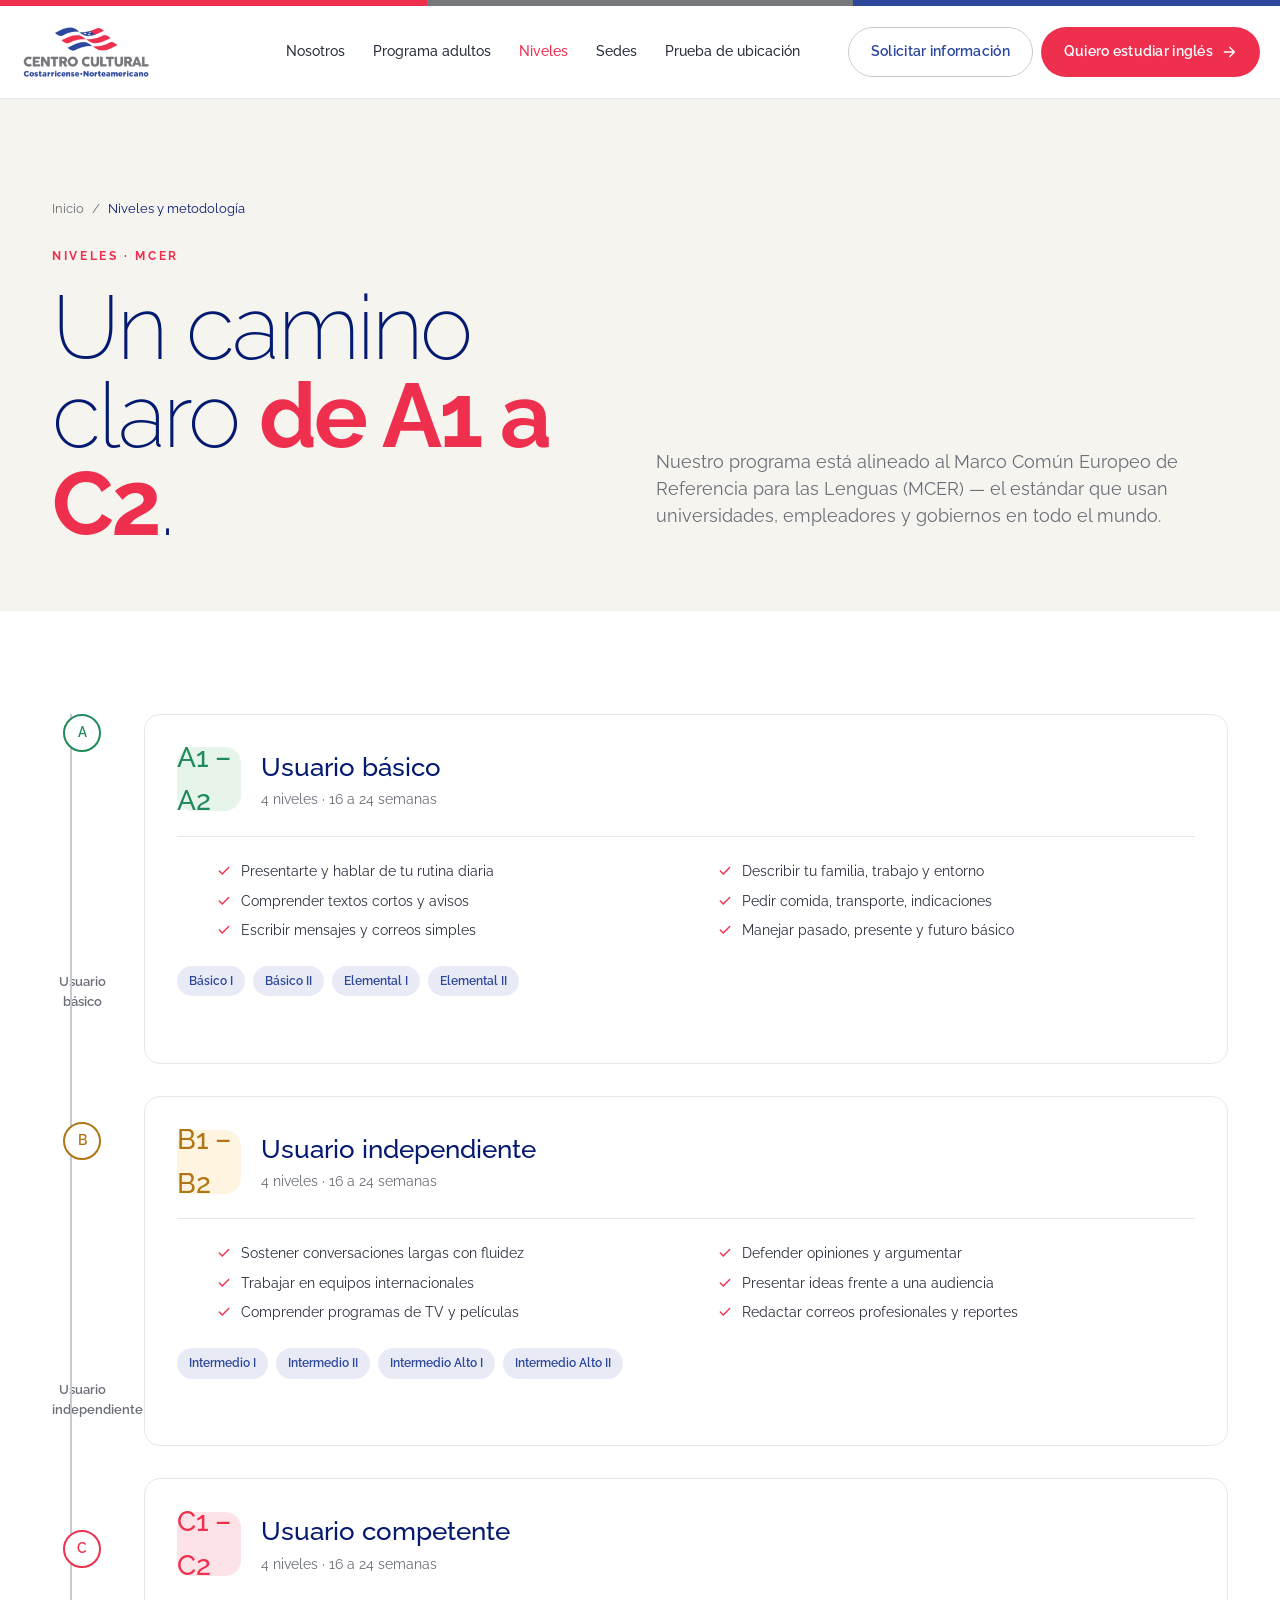
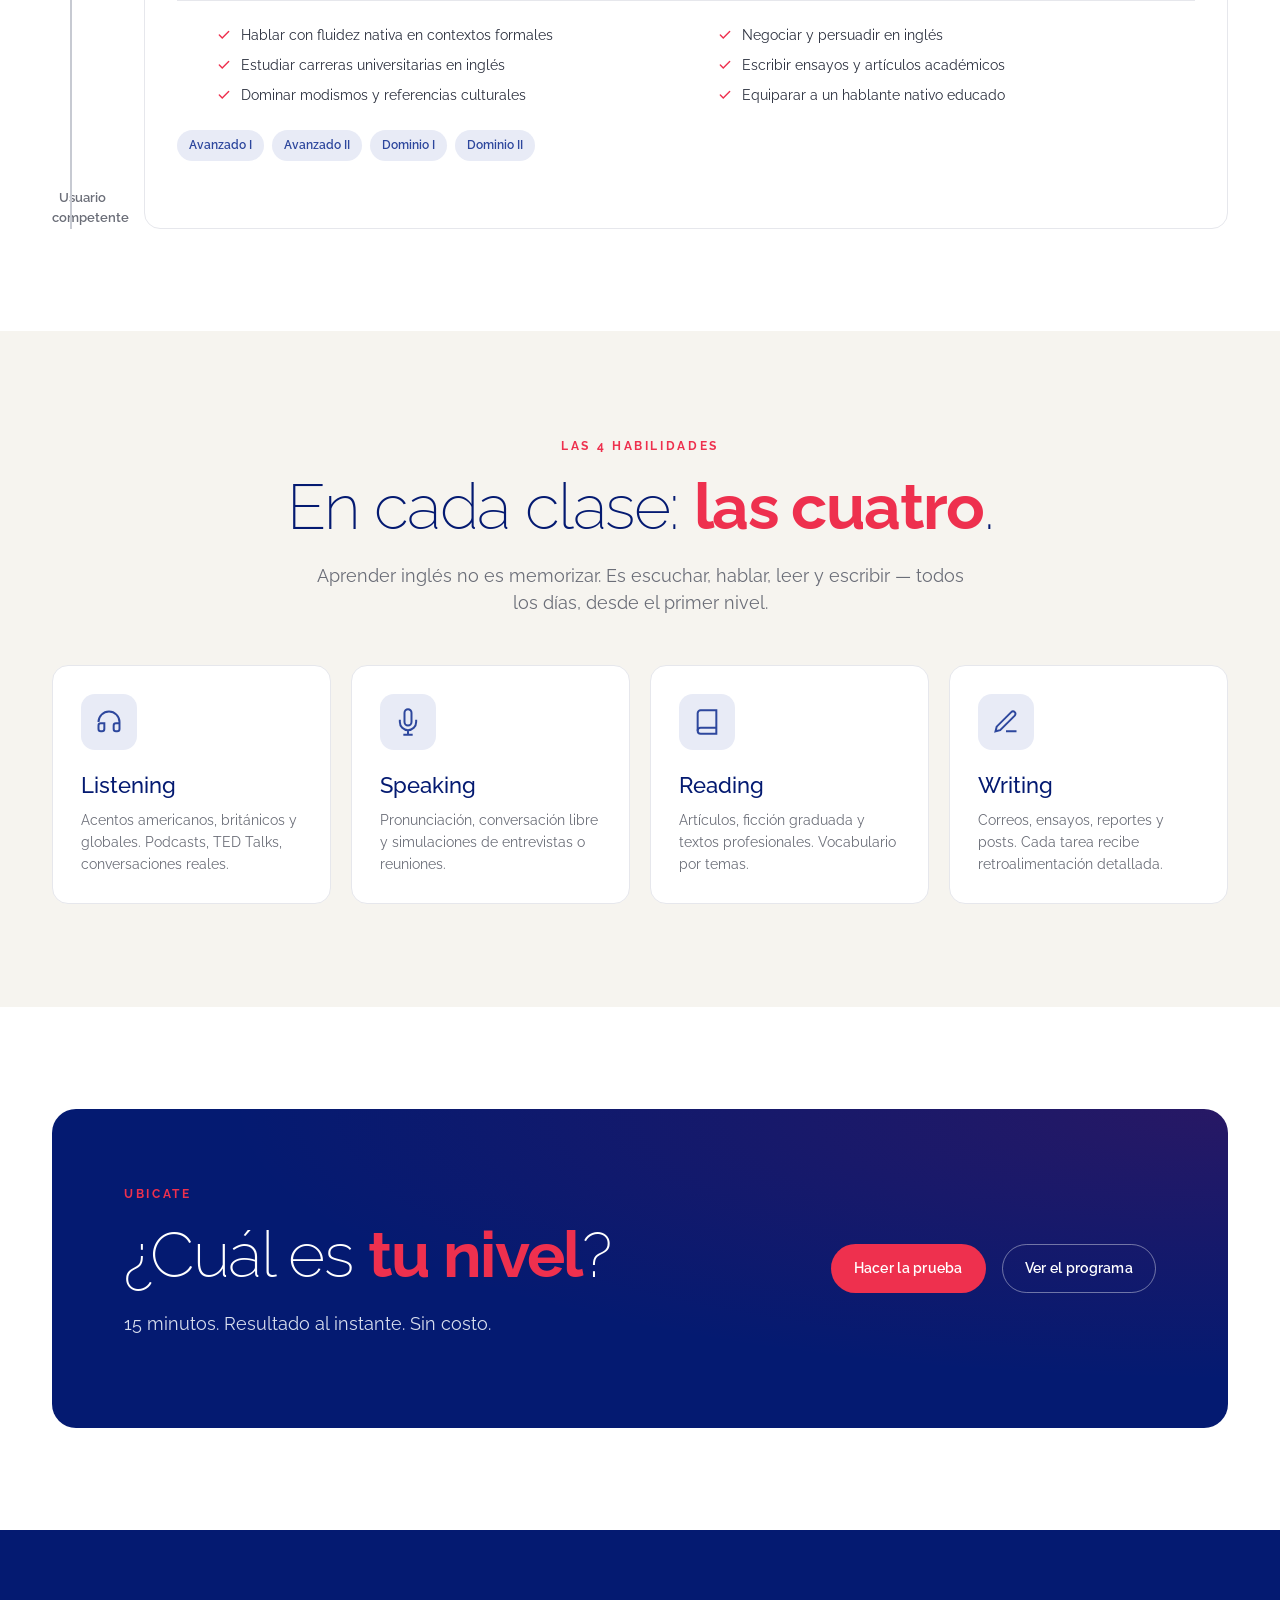
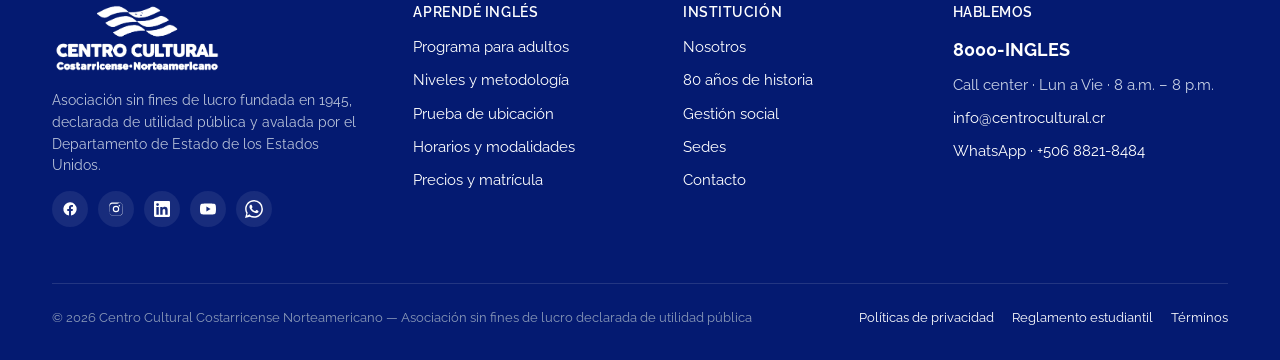
<file: template/niveles.html>
<!doctype html>
<html lang="es">
<head>
<meta charset="utf-8"/>
<meta name="viewport" content="width=device-width, initial-scale=1"/>
<title>Niveles y Metodología | CCCN</title>
<link rel="icon" type="image/svg+xml" href="assets/logo-mark.svg"/>
<link rel="preconnect" href="https://fonts.googleapis.com"/>
<link rel="preconnect" href="https://fonts.gstatic.com" crossorigin/>
<link href="https://fonts.googleapis.com/css2?family=Raleway:wght@200;300;400;500;600;700;800&family=Fraunces:ital,opsz,wght@0,9..144,500;0,9..144,600;0,9..144,700;1,9..144,400;1,9..144,500;1,9..144,600;1,9..144,700&display=swap" rel="stylesheet"/>
<link rel="stylesheet" href="styles.css"/>
<style>
.niv-hero {
  padding: clamp(60px, 9vw, 100px) 0 clamp(40px, 5vw, 64px);
  background: var(--cream);
}

/* CEFR ladder visual */
.ladder {
  display: grid; grid-template-columns: 60px 1fr; gap: 32px;
}
.ladder__axis {
  position: relative;
}
.ladder__axis::before {
  content: ""; position: absolute; left: 18px; top: 0; bottom: 0; width: 2px;
  background: var(--line-strong);
}
.ladder__group { display: grid; gap: 32px; }
.lgrp {
  background: #fff; border: 1px solid var(--line); border-radius: var(--r-lg);
  padding: 32px; position: relative;
}
.lgrp__hdr { display: grid; grid-template-columns: 64px 1fr; gap: 20px; align-items: center; }
.lgrp__cefr {
  width: 64px; height: 64px; border-radius: 16px;
  display: inline-flex; align-items: center; justify-content: center;
  font-family: var(--font-sans); font-weight: 500; font-size: 28px;
  letter-spacing: -.01em;
}
.lgrp-a .lgrp__cefr { background: #E6F4EA; color: #1F8A5B; }
.lgrp-b .lgrp__cefr { background: #FFF4E0; color: #B07514; }
.lgrp-c .lgrp__cefr { background: var(--cccn-red-100); color: var(--cccn-red); }

.lgrp__name { font-family: var(--font-sans); font-weight: 500; font-size: 26px; color: var(--cccn-blue-900); margin: 0; }
.lgrp__sub { color: var(--muted); font-size: 14px; }

.lgrp__can {
  display: grid; grid-template-columns: repeat(2, 1fr); gap: 8px 24px;
  margin-top: 24px; padding-top: 24px; border-top: 1px solid var(--line);
}
.lgrp__can li {
  list-style: none;
  display: flex; gap: 10px; align-items: flex-start;
  font-size: 14px; color: var(--ink-2);
}
.lgrp__can svg { color: var(--cccn-red); flex-shrink: 0; margin-top: 3px; }

.lgrp__levels {
  display: flex; gap: 8px; flex-wrap: wrap;
  margin-top: 24px;
}
.lgrp__levels .pill { background: var(--cccn-blue-100); color: var(--cccn-blue-700); }

.axis-marker {
  position: relative;
  width: 38px; height: 38px;
  background: #fff; border: 2px solid currentColor; border-radius: 999px;
  display: inline-flex; align-items: center; justify-content: center;
  font-family: var(--font-sans); font-weight: 600; font-size: 14px;
  margin: 0 auto 220px;
}
.axis-block { text-align: center; color: var(--muted); }
.axis-block + .axis-block { margin-top: 110px; }

/* 4 skills grid */
.skills { display: grid; grid-template-columns: repeat(4, 1fr); gap: 20px; }
@media (max-width: 980px) { .skills { grid-template-columns: 1fr 1fr; } }
@media (max-width: 520px) { .skills { grid-template-columns: 1fr; } }
.skill {
  border: 1px solid var(--line); border-radius: var(--r-lg);
  padding: 28px; background: #fff;
}
.skill__icon {
  width: 56px; height: 56px; border-radius: 14px;
  background: var(--cccn-blue-100); color: var(--cccn-blue-700);
  display: inline-flex; align-items: center; justify-content: center;
  margin-bottom: 18px;
}
.skill h3 { font-family: var(--font-sans); font-weight: 500; font-size: 22px; color: var(--cccn-blue-900); margin: 0 0 8px; }
.skill p { margin: 0; color: var(--muted); font-size: 14px; }
</style>
</head>
<body>
<div data-site-header></div>

<section class="niv-hero">
  <div class="container">
    <nav class="small mb-3" style="color: var(--muted); display: flex; gap: 8px;">
      <a href="index.html">Inicio</a><span>/</span><span style="color: var(--cccn-blue-900);">Niveles y metodología</span>
    </nav>
    <div class="grid-2 mt-3" style="align-items: end;">
      <div>
        <span class="h-eyebrow">Niveles · MCER</span>
        <h1 class="h-display mt-2">Un camino claro <em>de A1 a C2</em>.</h1>
      </div>
      <p class="lede">Nuestro programa está alineado al Marco Común Europeo de Referencia para las Lenguas (MCER) — el estándar que usan universidades, empleadores y gobiernos en todo el mundo.</p>
    </div>
  </div>
</section>

<section class="section">
  <div class="container">
    <div class="ladder">
      <div class="ladder__axis">
        <div class="axis-block" style="color:#1F8A5B;"><div class="axis-marker">A</div><div class="small" style="font-weight:600;">Usuario<br/>básico</div></div>
        <div class="axis-block" style="color:#B07514;"><div class="axis-marker">B</div><div class="small" style="font-weight:600;">Usuario<br/>independiente</div></div>
        <div class="axis-block" style="color:var(--cccn-red);"><div class="axis-marker">C</div><div class="small" style="font-weight:600;">Usuario<br/>competente</div></div>
      </div>

      <div class="ladder__group">

        <article class="lgrp lgrp-a">
          <div class="lgrp__hdr">
            <div class="lgrp__cefr">A1 – A2</div>
            <div>
              <h2 class="lgrp__name">Usuario básico</h2>
              <span class="lgrp__sub">4 niveles · 16 a 24 semanas</span>
            </div>
          </div>
          <ul class="lgrp__can">
            <li><svg width="14" height="14" viewBox="0 0 24 24" fill="none" stroke="currentColor" stroke-width="2.4" stroke-linecap="round"><path d="M20 6 9 17l-5-5"/></svg> Presentarte y hablar de tu rutina diaria</li>
            <li><svg width="14" height="14" viewBox="0 0 24 24" fill="none" stroke="currentColor" stroke-width="2.4" stroke-linecap="round"><path d="M20 6 9 17l-5-5"/></svg> Describir tu familia, trabajo y entorno</li>
            <li><svg width="14" height="14" viewBox="0 0 24 24" fill="none" stroke="currentColor" stroke-width="2.4" stroke-linecap="round"><path d="M20 6 9 17l-5-5"/></svg> Comprender textos cortos y avisos</li>
            <li><svg width="14" height="14" viewBox="0 0 24 24" fill="none" stroke="currentColor" stroke-width="2.4" stroke-linecap="round"><path d="M20 6 9 17l-5-5"/></svg> Pedir comida, transporte, indicaciones</li>
            <li><svg width="14" height="14" viewBox="0 0 24 24" fill="none" stroke="currentColor" stroke-width="2.4" stroke-linecap="round"><path d="M20 6 9 17l-5-5"/></svg> Escribir mensajes y correos simples</li>
            <li><svg width="14" height="14" viewBox="0 0 24 24" fill="none" stroke="currentColor" stroke-width="2.4" stroke-linecap="round"><path d="M20 6 9 17l-5-5"/></svg> Manejar pasado, presente y futuro básico</li>
          </ul>
          <div class="lgrp__levels">
            <span class="pill">Básico I</span><span class="pill">Básico II</span><span class="pill">Elemental I</span><span class="pill">Elemental II</span>
          </div>
        </article>

        <article class="lgrp lgrp-b">
          <div class="lgrp__hdr">
            <div class="lgrp__cefr">B1 – B2</div>
            <div>
              <h2 class="lgrp__name">Usuario independiente</h2>
              <span class="lgrp__sub">4 niveles · 16 a 24 semanas</span>
            </div>
          </div>
          <ul class="lgrp__can">
            <li><svg width="14" height="14" viewBox="0 0 24 24" fill="none" stroke="currentColor" stroke-width="2.4" stroke-linecap="round"><path d="M20 6 9 17l-5-5"/></svg> Sostener conversaciones largas con fluidez</li>
            <li><svg width="14" height="14" viewBox="0 0 24 24" fill="none" stroke="currentColor" stroke-width="2.4" stroke-linecap="round"><path d="M20 6 9 17l-5-5"/></svg> Defender opiniones y argumentar</li>
            <li><svg width="14" height="14" viewBox="0 0 24 24" fill="none" stroke="currentColor" stroke-width="2.4" stroke-linecap="round"><path d="M20 6 9 17l-5-5"/></svg> Trabajar en equipos internacionales</li>
            <li><svg width="14" height="14" viewBox="0 0 24 24" fill="none" stroke="currentColor" stroke-width="2.4" stroke-linecap="round"><path d="M20 6 9 17l-5-5"/></svg> Presentar ideas frente a una audiencia</li>
            <li><svg width="14" height="14" viewBox="0 0 24 24" fill="none" stroke="currentColor" stroke-width="2.4" stroke-linecap="round"><path d="M20 6 9 17l-5-5"/></svg> Comprender programas de TV y películas</li>
            <li><svg width="14" height="14" viewBox="0 0 24 24" fill="none" stroke="currentColor" stroke-width="2.4" stroke-linecap="round"><path d="M20 6 9 17l-5-5"/></svg> Redactar correos profesionales y reportes</li>
          </ul>
          <div class="lgrp__levels">
            <span class="pill">Intermedio I</span><span class="pill">Intermedio II</span><span class="pill">Intermedio Alto I</span><span class="pill">Intermedio Alto II</span>
          </div>
        </article>

        <article class="lgrp lgrp-c">
          <div class="lgrp__hdr">
            <div class="lgrp__cefr">C1 – C2</div>
            <div>
              <h2 class="lgrp__name">Usuario competente</h2>
              <span class="lgrp__sub">4 niveles · 16 a 24 semanas</span>
            </div>
          </div>
          <ul class="lgrp__can">
            <li><svg width="14" height="14" viewBox="0 0 24 24" fill="none" stroke="currentColor" stroke-width="2.4" stroke-linecap="round"><path d="M20 6 9 17l-5-5"/></svg> Hablar con fluidez nativa en contextos formales</li>
            <li><svg width="14" height="14" viewBox="0 0 24 24" fill="none" stroke="currentColor" stroke-width="2.4" stroke-linecap="round"><path d="M20 6 9 17l-5-5"/></svg> Negociar y persuadir en inglés</li>
            <li><svg width="14" height="14" viewBox="0 0 24 24" fill="none" stroke="currentColor" stroke-width="2.4" stroke-linecap="round"><path d="M20 6 9 17l-5-5"/></svg> Estudiar carreras universitarias en inglés</li>
            <li><svg width="14" height="14" viewBox="0 0 24 24" fill="none" stroke="currentColor" stroke-width="2.4" stroke-linecap="round"><path d="M20 6 9 17l-5-5"/></svg> Escribir ensayos y artículos académicos</li>
            <li><svg width="14" height="14" viewBox="0 0 24 24" fill="none" stroke="currentColor" stroke-width="2.4" stroke-linecap="round"><path d="M20 6 9 17l-5-5"/></svg> Dominar modismos y referencias culturales</li>
            <li><svg width="14" height="14" viewBox="0 0 24 24" fill="none" stroke="currentColor" stroke-width="2.4" stroke-linecap="round"><path d="M20 6 9 17l-5-5"/></svg> Equiparar a un hablante nativo educado</li>
          </ul>
          <div class="lgrp__levels">
            <span class="pill">Avanzado I</span><span class="pill">Avanzado II</span><span class="pill">Dominio I</span><span class="pill">Dominio II</span>
          </div>
        </article>

      </div>
    </div>
  </div>
</section>

<section class="section section-cream">
  <div class="container">
    <div class="text-center" style="margin-bottom: 48px;">
      <span class="h-eyebrow">Las 4 habilidades</span>
      <h2 class="h-1 mt-2">En cada clase: <em>las cuatro</em>.</h2>
      <p class="lede mt-3" style="margin-left:auto;margin-right:auto;">Aprender inglés no es memorizar. Es escuchar, hablar, leer y escribir — todos los días, desde el primer nivel.</p>
    </div>

    <div class="skills">
      <article class="skill">
        <div class="skill__icon"><svg width="28" height="28" viewBox="0 0 24 24" fill="none" stroke="currentColor" stroke-width="1.7"><path d="M3 12a9 9 0 0 1 18 0v6a2 2 0 0 1-2 2h-1a2 2 0 0 1-2-2v-3a2 2 0 0 1 2-2h3M3 18v-3a2 2 0 0 1 2-2h3v5a2 2 0 0 1-2 2H5a2 2 0 0 1-2-2z"/></svg></div>
        <h3>Listening</h3>
        <p>Acentos americanos, británicos y globales. Podcasts, TED Talks, conversaciones reales.</p>
      </article>
      <article class="skill">
        <div class="skill__icon"><svg width="28" height="28" viewBox="0 0 24 24" fill="none" stroke="currentColor" stroke-width="1.7"><path d="M12 1a3 3 0 0 0-3 3v8a3 3 0 0 0 6 0V4a3 3 0 0 0-3-3z"/><path d="M19 10v2a7 7 0 0 1-14 0v-2M12 19v4M8 23h8"/></svg></div>
        <h3>Speaking</h3>
        <p>Pronunciación, conversación libre y simulaciones de entrevistas o reuniones.</p>
      </article>
      <article class="skill">
        <div class="skill__icon"><svg width="28" height="28" viewBox="0 0 24 24" fill="none" stroke="currentColor" stroke-width="1.7"><path d="M4 19.5A2.5 2.5 0 0 1 6.5 17H20"/><path d="M6.5 2H20v20H6.5A2.5 2.5 0 0 1 4 19.5v-15A2.5 2.5 0 0 1 6.5 2z"/></svg></div>
        <h3>Reading</h3>
        <p>Artículos, ficción graduada y textos profesionales. Vocabulario por temas.</p>
      </article>
      <article class="skill">
        <div class="skill__icon"><svg width="28" height="28" viewBox="0 0 24 24" fill="none" stroke="currentColor" stroke-width="1.7"><path d="M12 20h9M16.5 3.5a2.121 2.121 0 0 1 3 3L7 19l-4 1 1-4z"/></svg></div>
        <h3>Writing</h3>
        <p>Correos, ensayos, reportes y posts. Cada tarea recibe retroalimentación detallada.</p>
      </article>
    </div>
  </div>
</section>

<section class="section">
  <div class="container">
    <div class="cta-banner" style="background: radial-gradient(ellipse at top right, rgba(200,16,46,.18), transparent 60%), var(--cccn-blue-900); color: #fff; border-radius: var(--r-xl); padding: clamp(40px, 6vw, 72px); display:grid; grid-template-columns:1.4fr 1fr; gap:40px; align-items:center;">
      <div>
        <span class="h-eyebrow" style="color:var(--cccn-red);">Ubicate</span>
        <h2 class="h-1 mt-2" style="color:#fff;">¿Cuál es <em style="color: var(--cccn-red); font-weight: 700;">tu nivel</em>?</h2>
        <p class="lede mt-3" style="color:#D8DEEE;">15 minutos. Resultado al instante. Sin costo.</p>
      </div>
      <div class="row" style="justify-content:flex-end;">
        <a class="btn btn-primary" href="prueba-ubicacion.html">Hacer la prueba</a>
        <a class="btn btn-ghost" style="color:#fff;border-color:rgba(255,255,255,.4);" href="programa-adultos.html">Ver el programa</a>
      </div>
    </div>
  </div>
</section>

<style>
@media (max-width: 860px) {
  .cta-banner { grid-template-columns: 1fr !important; }
  .cta-banner .row { justify-content: flex-start !important; }
}
</style>

<div data-site-footer></div>
<script src="partials.js"></script>
<script>CCCN.renderShell({ active: "niveles" });</script>
</body>
</html>
</file>
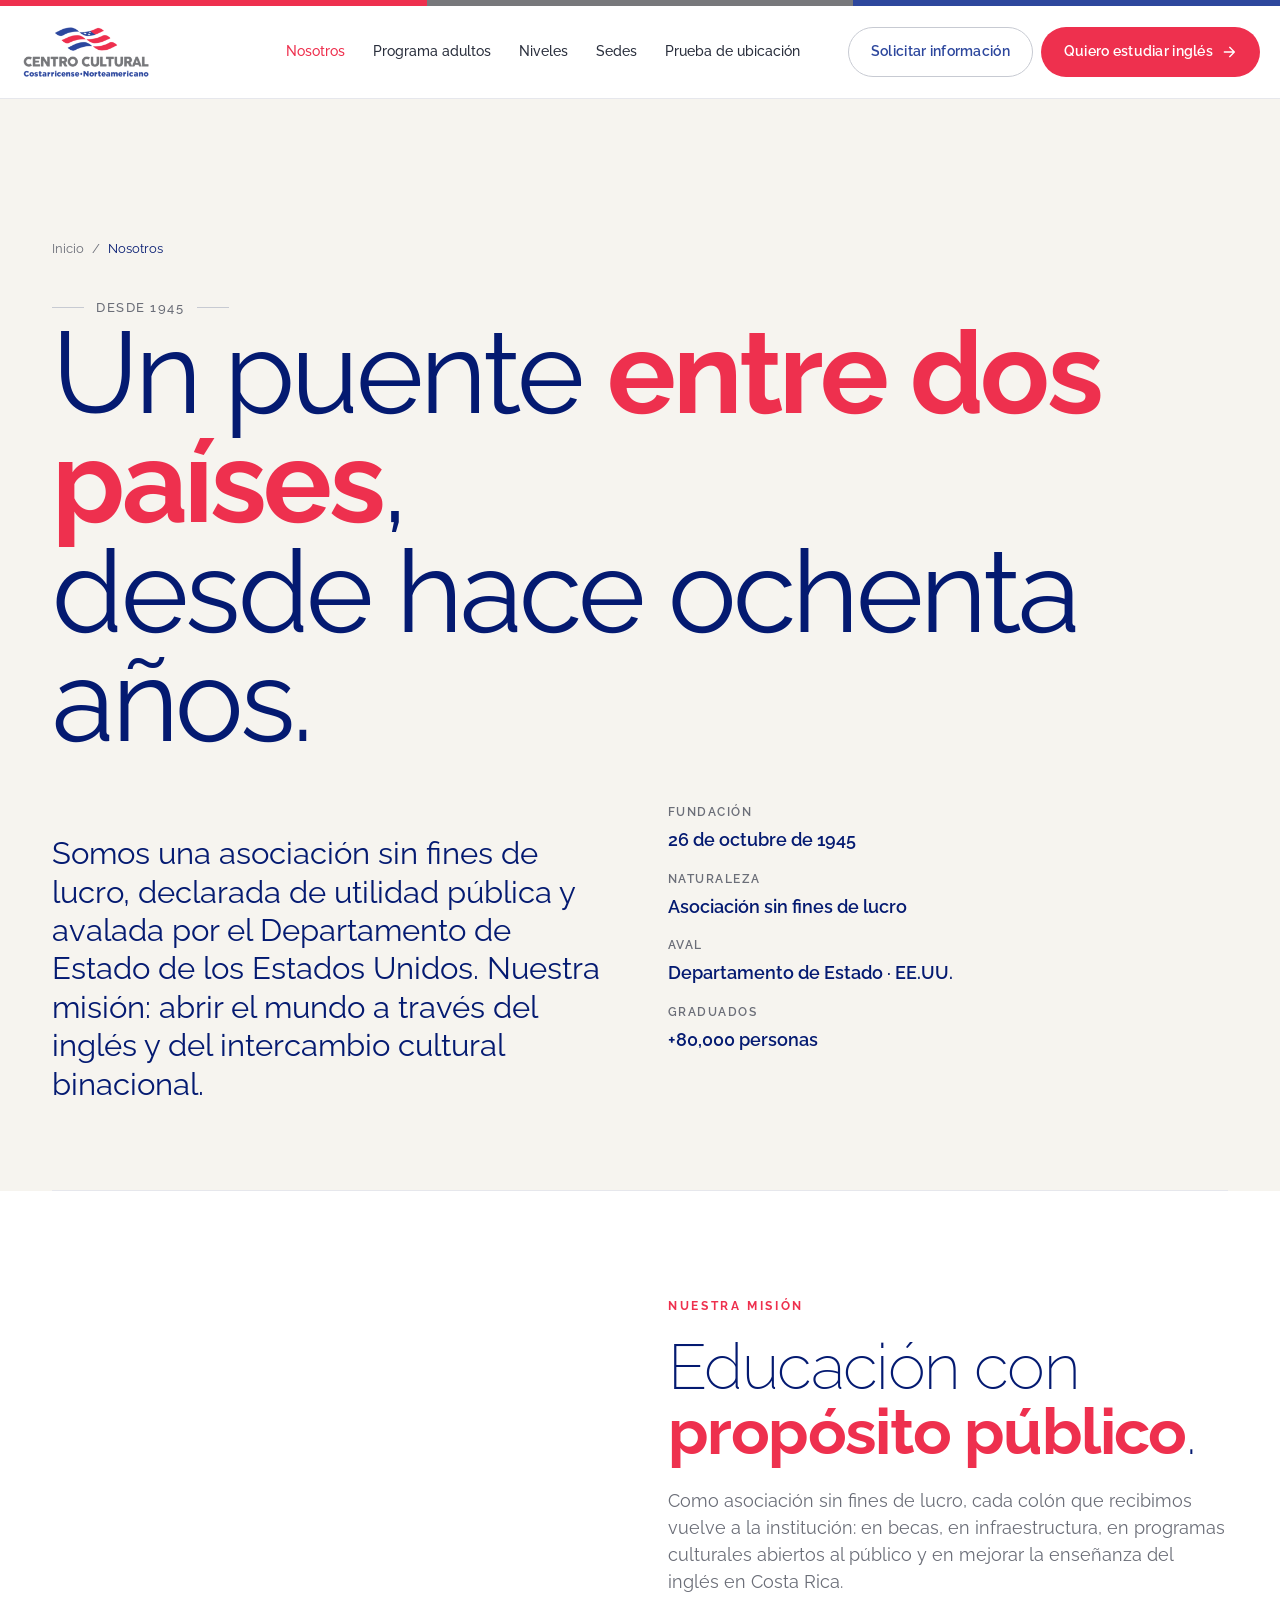
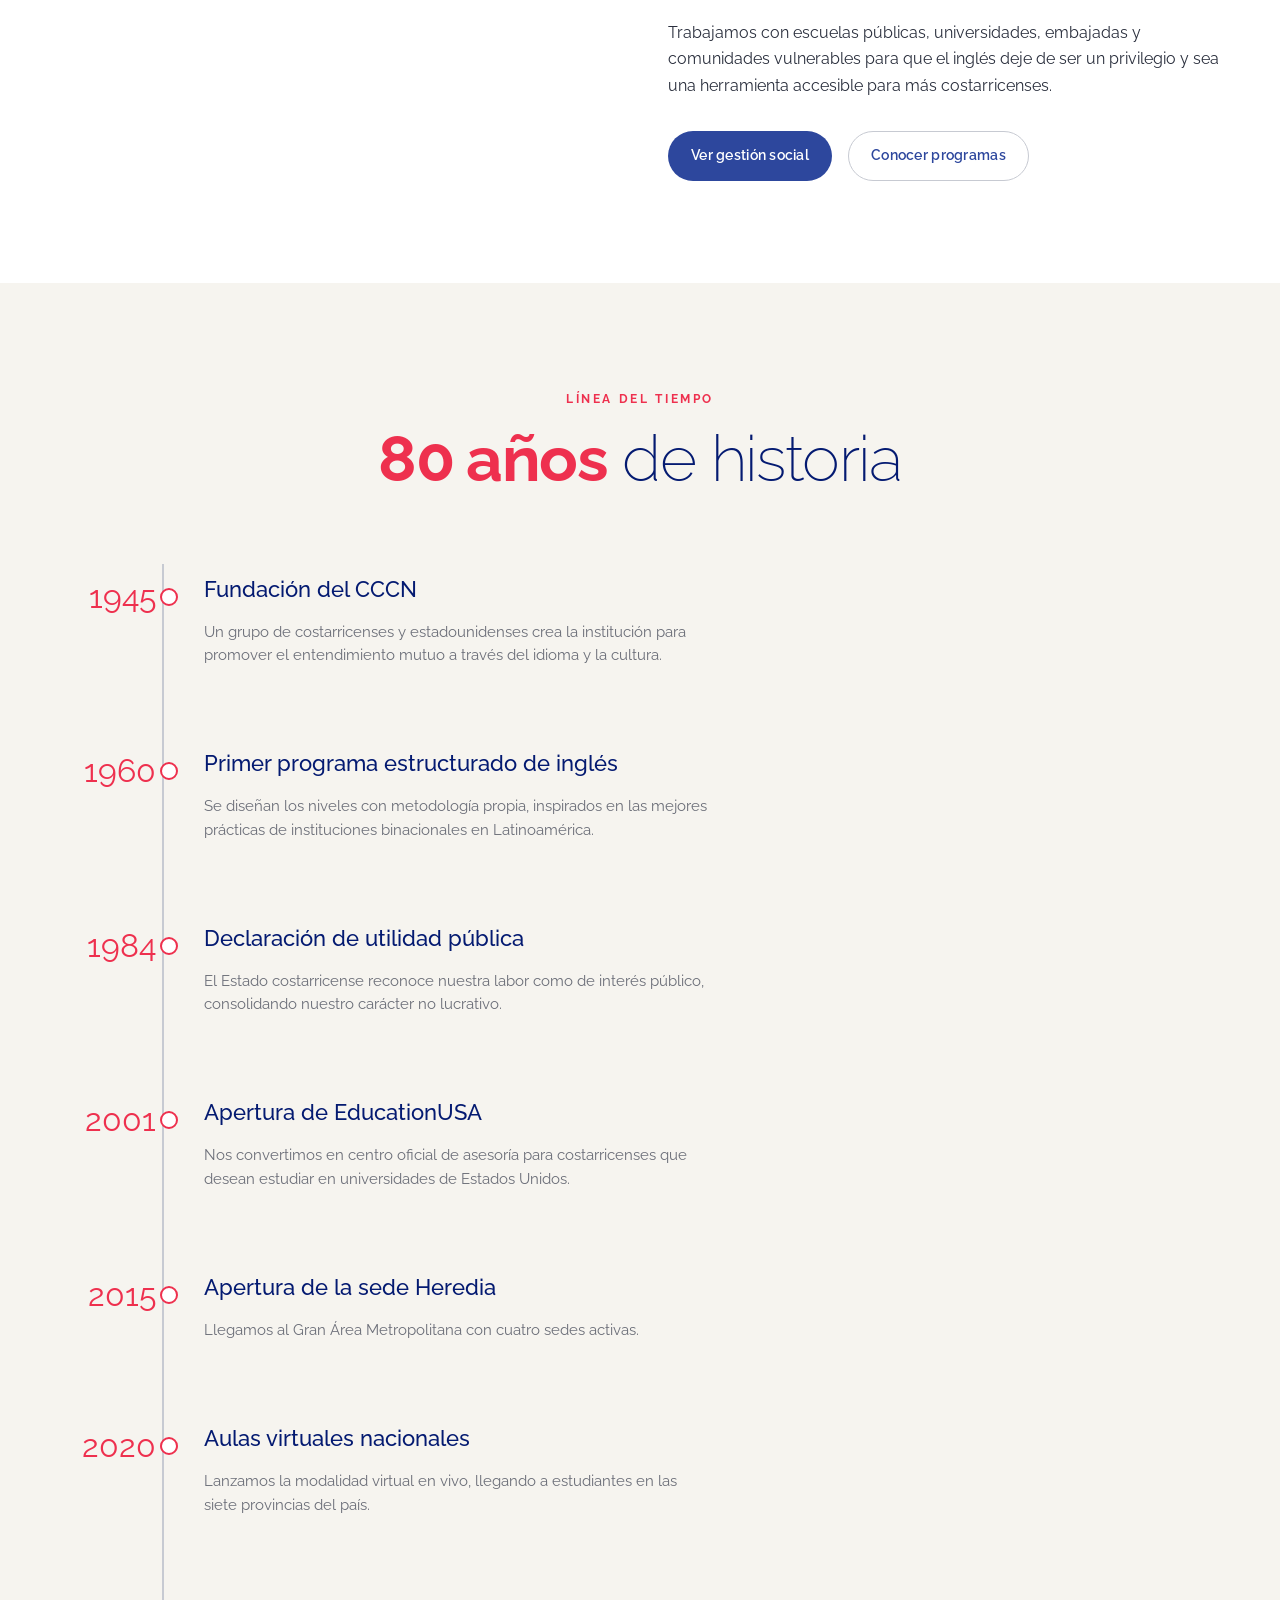
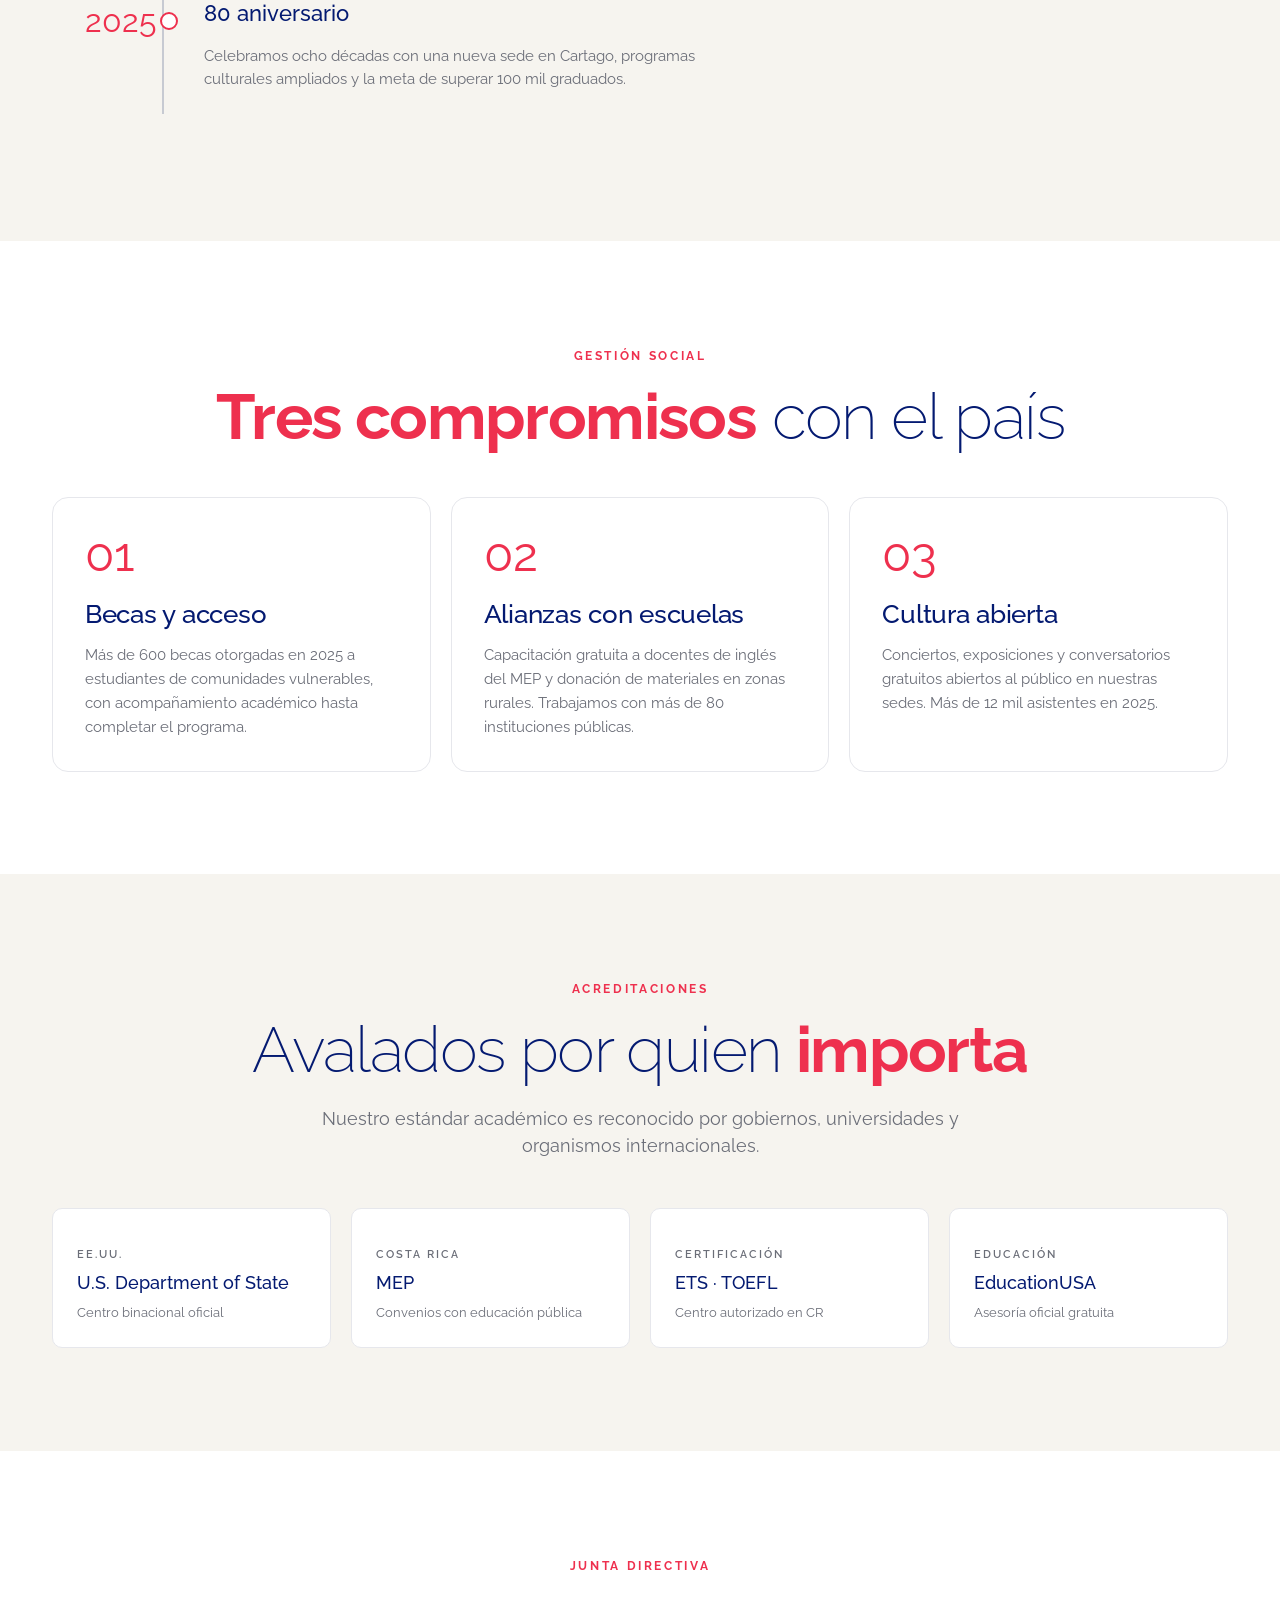
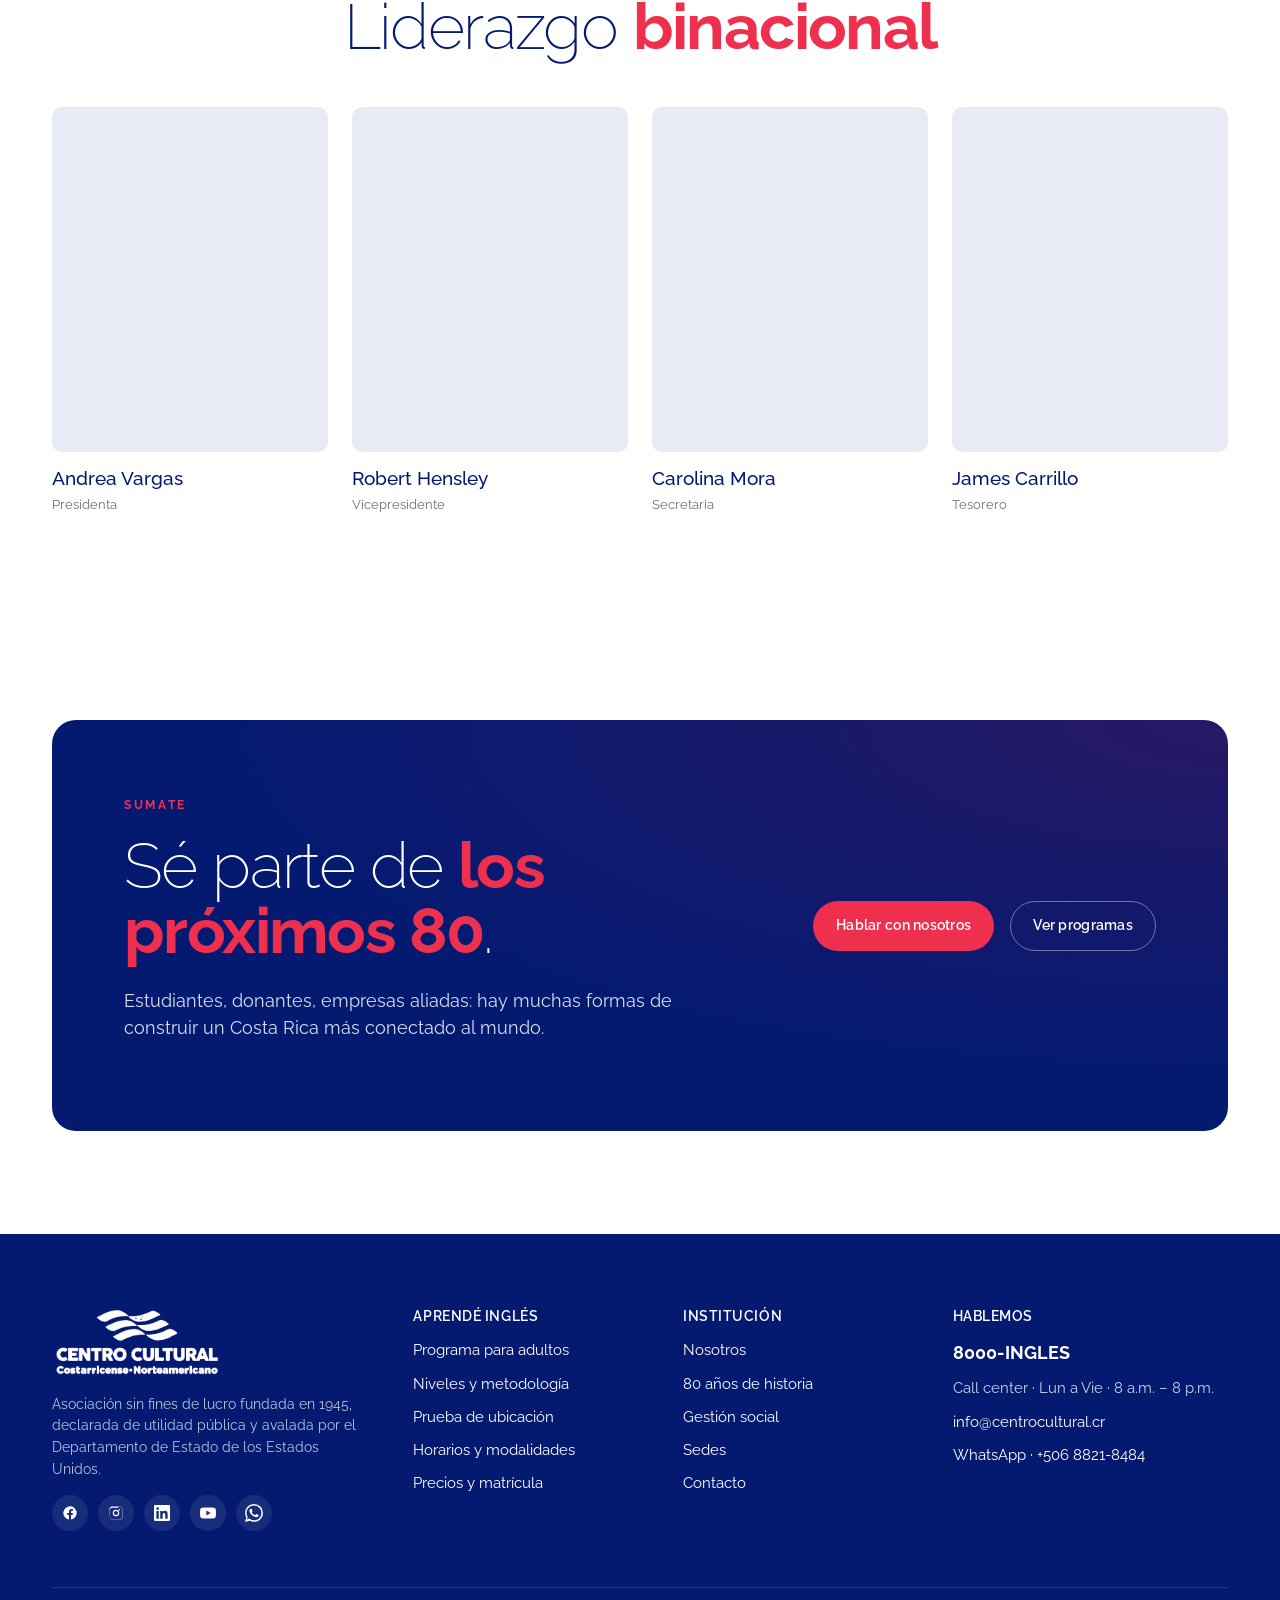
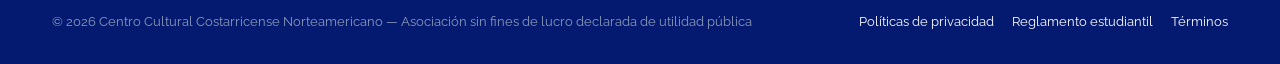
<file: template/nosotros.html>
<!doctype html>
<html lang="es">
<head>
<meta charset="utf-8"/>
<meta name="viewport" content="width=device-width, initial-scale=1"/>
<title>Nosotros | CCCN</title>
<link rel="icon" type="image/svg+xml" href="assets/logo-mark.svg"/>
<link rel="preconnect" href="https://fonts.googleapis.com"/>
<link rel="preconnect" href="https://fonts.gstatic.com" crossorigin/>
<link href="https://fonts.googleapis.com/css2?family=Raleway:wght@200;300;400;500;600;700;800&family=Fraunces:ital,opsz,wght@0,9..144,500;0,9..144,600;0,9..144,700;1,9..144,400;1,9..144,500;1,9..144,600;1,9..144,700&display=swap" rel="stylesheet"/>
<link rel="stylesheet" href="styles.css"/>
<style>
/* Editorial hero */
.nhero { padding: clamp(80px, 12vw, 140px) 0 0; background: var(--cream); }
.nhero__title { font-family: var(--font-sans); font-weight: 400; font-size: clamp(56px, 9vw, 120px); line-height: .95; letter-spacing: -.03em; color: var(--cccn-blue-900); margin: 0; }
.nhero__title em { font-weight: 700; color: var(--cccn-red); }
.nhero__deck {
  display: grid; grid-template-columns: 1fr 1fr; gap: 56px; margin-top: 48px;
  padding-bottom: 56px; border-bottom: 1px solid var(--line);
}
@media (max-width: 860px) { .nhero__deck { grid-template-columns: 1fr; gap: 24px; } }
.nhero__lede { font-family: var(--font-sans); font-style: normal; font-weight: 400; font-size: clamp(22px, 2.4vw, 32px); line-height: 1.25; color: var(--cccn-blue-900); }
.nhero__meta dl { display: grid; gap: 16px; margin: 0; }
.nhero__meta dt { font-size: 12px; font-weight: 600; letter-spacing: .12em; text-transform: uppercase; color: var(--muted); }
.nhero__meta dd { margin: 4px 0 0; font-size: 18px; color: var(--cccn-blue-900); font-weight: 600; }

/* Mission split */
.mission {
  display: grid; grid-template-columns: 1fr 1fr; gap: 56px; align-items: center;
}
@media (max-width: 860px) { .mission { grid-template-columns: 1fr; } }
.mission__img {
  aspect-ratio: 5/4; border-radius: var(--r-lg);
  background: url("https://images.unsplash.com/photo-1522071820081-009f0129c71c?w=1400&q=80") center/cover;
}

/* Timeline */
.tline { position: relative; display: grid; gap: 0; }
.tline::before {
  content: ""; position: absolute; left: 110px; top: 24px; bottom: 24px; width: 2px;
  background: var(--line-strong);
}
@media (max-width: 720px) { .tline::before { left: 8px; } }
.tline__item {
  display: grid; grid-template-columns: 120px 1fr;
  gap: 32px; padding: 32px 0; align-items: flex-start;
}
@media (max-width: 720px) { .tline__item { grid-template-columns: 60px 1fr; gap: 16px; } }
.tline__year {
  font-family: var(--font-sans); font-style: normal; font-weight: 400; font-size: 32px;
  color: var(--cccn-red); position: relative; padding-right: 16px;
  text-align: right;
}
.tline__year::after {
  content: ""; position: absolute; right: -6px; top: 16px;
  width: 14px; height: 14px; border-radius: 999px;
  background: #fff; border: 2px solid var(--cccn-red);
}
@media (max-width: 720px) { .tline__year { text-align: left; font-size: 22px; } .tline__year::after { right: auto; left: 2px; top: 8px; } }
.tline__title { font-family: var(--font-sans); font-weight: 500; font-size: 22px; color: var(--cccn-blue-900); margin: 0 0 6px; }
.tline__desc { color: var(--muted); font-size: 15px; max-width: 56ch; }

/* Pillars */
.pillars { display: grid; grid-template-columns: repeat(3, 1fr); gap: 20px; }
@media (max-width: 860px) { .pillars { grid-template-columns: 1fr; } }
.pillar {
  background: #fff; border: 1px solid var(--line); border-radius: var(--r-lg);
  padding: 32px;
}
.pillar h3 { font-family: var(--font-sans); font-weight: 500; font-size: 26px; color: var(--cccn-blue-900); margin: 16px 0 8px; letter-spacing: -.01em; }
.pillar p { color: var(--muted); font-size: 15px; line-height: 1.6; margin: 0; }
.pillar__num { font-family: var(--font-sans); font-style: normal; font-weight: 400; font-size: 48px; color: var(--cccn-red); line-height: 1; }

/* Acreditaciones */
.acreds { display: grid; grid-template-columns: repeat(4, 1fr); gap: 20px; }
@media (max-width: 860px) { .acreds { grid-template-columns: 1fr 1fr; } }
.acred {
  background: #fff; border: 1px solid var(--line); border-radius: var(--r-md);
  padding: 24px; display: flex; flex-direction: column; gap: 6px; min-height: 140px;
  justify-content: flex-end;
}
.acred__name { font-family: var(--font-sans); font-weight: 500; color: var(--cccn-blue-900); font-size: 18px; }
.acred__sub { color: var(--muted); font-size: 13px; }

/* Board */
.board { display: grid; grid-template-columns: repeat(4, 1fr); gap: 24px; }
@media (max-width: 860px) { .board { grid-template-columns: 1fr 1fr; } }
@media (max-width: 520px) { .board { grid-template-columns: 1fr; } }
.bm__photo { aspect-ratio: 4/5; border-radius: var(--r-md); background-color: var(--cccn-blue-100); background-size: cover; background-position: center; }
.bm__name { font-family: var(--font-sans); font-weight: 500; font-size: 19px; color: var(--cccn-blue-900); margin: 12px 0 2px; }
.bm__role { color: var(--muted); font-size: 13px; }

</style>
</head>
<body>
<div data-site-header></div>

<section class="nhero" id="historia">
  <div class="container">
    <nav class="small" style="color: var(--muted); display: flex; gap: 8px; margin-bottom: 32px;">
      <a href="index.html">Inicio</a><span>/</span><span style="color: var(--cccn-blue-900);">Nosotros</span>
    </nav>
    <span class="rule-acc">Desde 1945</span>
    <h1 class="nhero__title mt-3">Un puente <em>entre dos países</em>,<br/>desde hace ochenta años.</h1>
    <div class="nhero__deck">
      <p class="nhero__lede">Somos una asociación sin fines de lucro, declarada de utilidad pública y avalada por el Departamento de Estado de los Estados Unidos. Nuestra misión: abrir el mundo a través del inglés y del intercambio cultural binacional.</p>
      <div class="nhero__meta">
        <dl>
          <div><dt>Fundación</dt><dd>26 de octubre de 1945</dd></div>
          <div><dt>Naturaleza</dt><dd>Asociación sin fines de lucro</dd></div>
          <div><dt>Aval</dt><dd>Departamento de Estado · EE.UU.</dd></div>
          <div><dt>Graduados</dt><dd>+80,000 personas</dd></div>
        </dl>
      </div>
    </div>
  </div>
</section>

<section class="section">
  <div class="container">
    <div class="mission">
      <div class="mission__img" role="img" aria-label="Estudiantes del CCCN en clase"></div>
      <div>
        <span class="h-eyebrow">Nuestra misión</span>
        <h2 class="h-1 mt-2">Educación con <em>propósito público</em>.</h2>
        <p class="lede mt-3">Como asociación sin fines de lucro, cada colón que recibimos vuelve a la institución: en becas, en infraestructura, en programas culturales abiertos al público y en mejorar la enseñanza del inglés en Costa Rica.</p>
        <p class="body mt-3" style="max-width: 60ch;">Trabajamos con escuelas públicas, universidades, embajadas y comunidades vulnerables para que el inglés deje de ser un privilegio y sea una herramienta accesible para más costarricenses.</p>
        <div class="row mt-4">
          <a class="btn btn-dark" href="#gestion">Ver gestión social</a>
          <a class="btn btn-ghost" href="programa-adultos.html">Conocer programas</a>
        </div>
      </div>
    </div>
  </div>
</section>

<section class="section section-cream">
  <div class="container">
    <div class="text-center" style="margin-bottom: 48px;">
      <span class="h-eyebrow">Línea del tiempo</span>
      <h2 class="h-1 mt-2"><em>80 años</em> de historia</h2>
    </div>

    <div class="tline">
      <div class="tline__item">
        <span class="tline__year">1945</span>
        <div>
          <h3 class="tline__title">Fundación del CCCN</h3>
          <p class="tline__desc">Un grupo de costarricenses y estadounidenses crea la institución para promover el entendimiento mutuo a través del idioma y la cultura.</p>
        </div>
      </div>
      <div class="tline__item">
        <span class="tline__year">1960</span>
        <div>
          <h3 class="tline__title">Primer programa estructurado de inglés</h3>
          <p class="tline__desc">Se diseñan los niveles con metodología propia, inspirados en las mejores prácticas de instituciones binacionales en Latinoamérica.</p>
        </div>
      </div>
      <div class="tline__item">
        <span class="tline__year">1984</span>
        <div>
          <h3 class="tline__title">Declaración de utilidad pública</h3>
          <p class="tline__desc">El Estado costarricense reconoce nuestra labor como de interés público, consolidando nuestro carácter no lucrativo.</p>
        </div>
      </div>
      <div class="tline__item">
        <span class="tline__year">2001</span>
        <div>
          <h3 class="tline__title">Apertura de EducationUSA</h3>
          <p class="tline__desc">Nos convertimos en centro oficial de asesoría para costarricenses que desean estudiar en universidades de Estados Unidos.</p>
        </div>
      </div>
      <div class="tline__item">
        <span class="tline__year">2015</span>
        <div>
          <h3 class="tline__title">Apertura de la sede Heredia</h3>
          <p class="tline__desc">Llegamos al Gran Área Metropolitana con cuatro sedes activas.</p>
        </div>
      </div>
      <div class="tline__item">
        <span class="tline__year">2020</span>
        <div>
          <h3 class="tline__title">Aulas virtuales nacionales</h3>
          <p class="tline__desc">Lanzamos la modalidad virtual en vivo, llegando a estudiantes en las siete provincias del país.</p>
        </div>
      </div>
      <div class="tline__item">
        <span class="tline__year">2025</span>
        <div>
          <h3 class="tline__title">80 aniversario</h3>
          <p class="tline__desc">Celebramos ocho décadas con una nueva sede en Cartago, programas culturales ampliados y la meta de superar 100 mil graduados.</p>
        </div>
      </div>
    </div>
  </div>
</section>

<section class="section" id="gestion">
  <div class="container">
    <div class="text-center" style="margin-bottom: 48px;">
      <span class="h-eyebrow">Gestión social</span>
      <h2 class="h-1 mt-2"><em>Tres compromisos</em> con el país</h2>
    </div>

    <div class="pillars">
      <article class="pillar">
        <div class="pillar__num">01</div>
        <h3>Becas y acceso</h3>
        <p>Más de 600 becas otorgadas en 2025 a estudiantes de comunidades vulnerables, con acompañamiento académico hasta completar el programa.</p>
      </article>
      <article class="pillar">
        <div class="pillar__num">02</div>
        <h3>Alianzas con escuelas</h3>
        <p>Capacitación gratuita a docentes de inglés del MEP y donación de materiales en zonas rurales. Trabajamos con más de 80 instituciones públicas.</p>
      </article>
      <article class="pillar">
        <div class="pillar__num">03</div>
        <h3>Cultura abierta</h3>
        <p>Conciertos, exposiciones y conversatorios gratuitos abiertos al público en nuestras sedes. Más de 12 mil asistentes en 2025.</p>
      </article>
    </div>
  </div>
</section>

<section class="section section-cream">
  <div class="container">
    <div class="text-center" style="margin-bottom: 48px;">
      <span class="h-eyebrow">Acreditaciones</span>
      <h2 class="h-1 mt-2">Avalados por quien <em>importa</em></h2>
      <p class="lede mt-3" style="margin-left:auto;margin-right:auto;">Nuestro estándar académico es reconocido por gobiernos, universidades y organismos internacionales.</p>
    </div>
    <div class="acreds">
      <div class="acred"><span class="cap">EE.UU.</span><div class="acred__name">U.S. Department of State</div><div class="acred__sub">Centro binacional oficial</div></div>
      <div class="acred"><span class="cap">Costa Rica</span><div class="acred__name">MEP</div><div class="acred__sub">Convenios con educación pública</div></div>
      <div class="acred"><span class="cap">Certificación</span><div class="acred__name">ETS · TOEFL</div><div class="acred__sub">Centro autorizado en CR</div></div>
      <div class="acred"><span class="cap">Educación</span><div class="acred__name">EducationUSA</div><div class="acred__sub">Asesoría oficial gratuita</div></div>
    </div>
  </div>
</section>

<section class="section">
  <div class="container">
    <div class="text-center" style="margin-bottom: 48px;">
      <span class="h-eyebrow">Junta directiva</span>
      <h2 class="h-1 mt-2">Liderazgo <em>binacional</em></h2>
    </div>
    <div class="board">
      <div>
        <div class="bm__photo" style="background-image:url('https://images.unsplash.com/photo-1573497019940-1c28c88b4f3e?w=600&q=80')"></div>
        <h3 class="bm__name">Andrea Vargas</h3>
        <div class="bm__role">Presidenta</div>
      </div>
      <div>
        <div class="bm__photo" style="background-image:url('https://images.unsplash.com/photo-1560250097-0b93528c311a?w=600&q=80')"></div>
        <h3 class="bm__name">Robert Hensley</h3>
        <div class="bm__role">Vicepresidente</div>
      </div>
      <div>
        <div class="bm__photo" style="background-image:url('https://images.unsplash.com/photo-1580489944761-15a19d654956?w=600&q=80')"></div>
        <h3 class="bm__name">Carolina Mora</h3>
        <div class="bm__role">Secretaria</div>
      </div>
      <div>
        <div class="bm__photo" style="background-image:url('https://images.unsplash.com/photo-1507003211169-0a1dd7228f2d?w=600&q=80')"></div>
        <h3 class="bm__name">James Carrillo</h3>
        <div class="bm__role">Tesorero</div>
      </div>
    </div>
  </div>
</section>

<section class="section" id="aula-virtual">
  <div class="container">
    <div class="cta-banner" style="background: radial-gradient(ellipse at top right, rgba(200,16,46,.18), transparent 60%), var(--cccn-blue-900); color: #fff; border-radius: var(--r-xl); padding: clamp(40px, 6vw, 72px); display:grid; grid-template-columns:1.4fr 1fr; gap:40px; align-items:center;">
      <div>
        <span class="h-eyebrow" style="color:var(--cccn-red);">Sumate</span>
        <h2 class="h-1 mt-2" style="color:#fff;">Sé parte de <em style="color: var(--cccn-red); font-weight: 700;">los próximos 80</em>.</h2>
        <p class="lede mt-3" style="color:#D8DEEE;">Estudiantes, donantes, empresas aliadas: hay muchas formas de construir un Costa Rica más conectado al mundo.</p>
      </div>
      <div class="row" style="justify-content:flex-end;">
        <a class="btn btn-primary" href="solicitar-informacion.html">Hablar con nosotros</a>
        <a class="btn btn-ghost" style="color:#fff;border-color:rgba(255,255,255,.4);" href="programa-adultos.html">Ver programas</a>
      </div>
    </div>
  </div>
</section>

<style>
@media (max-width: 860px) {
  .cta-banner { grid-template-columns: 1fr !important; }
  .cta-banner .row { justify-content: flex-start !important; }
}
</style>

<div data-site-footer></div>
<script src="partials.js"></script>
<script>CCCN.renderShell({ active: "nosotros" });</script>
</body>
</html>
</file>
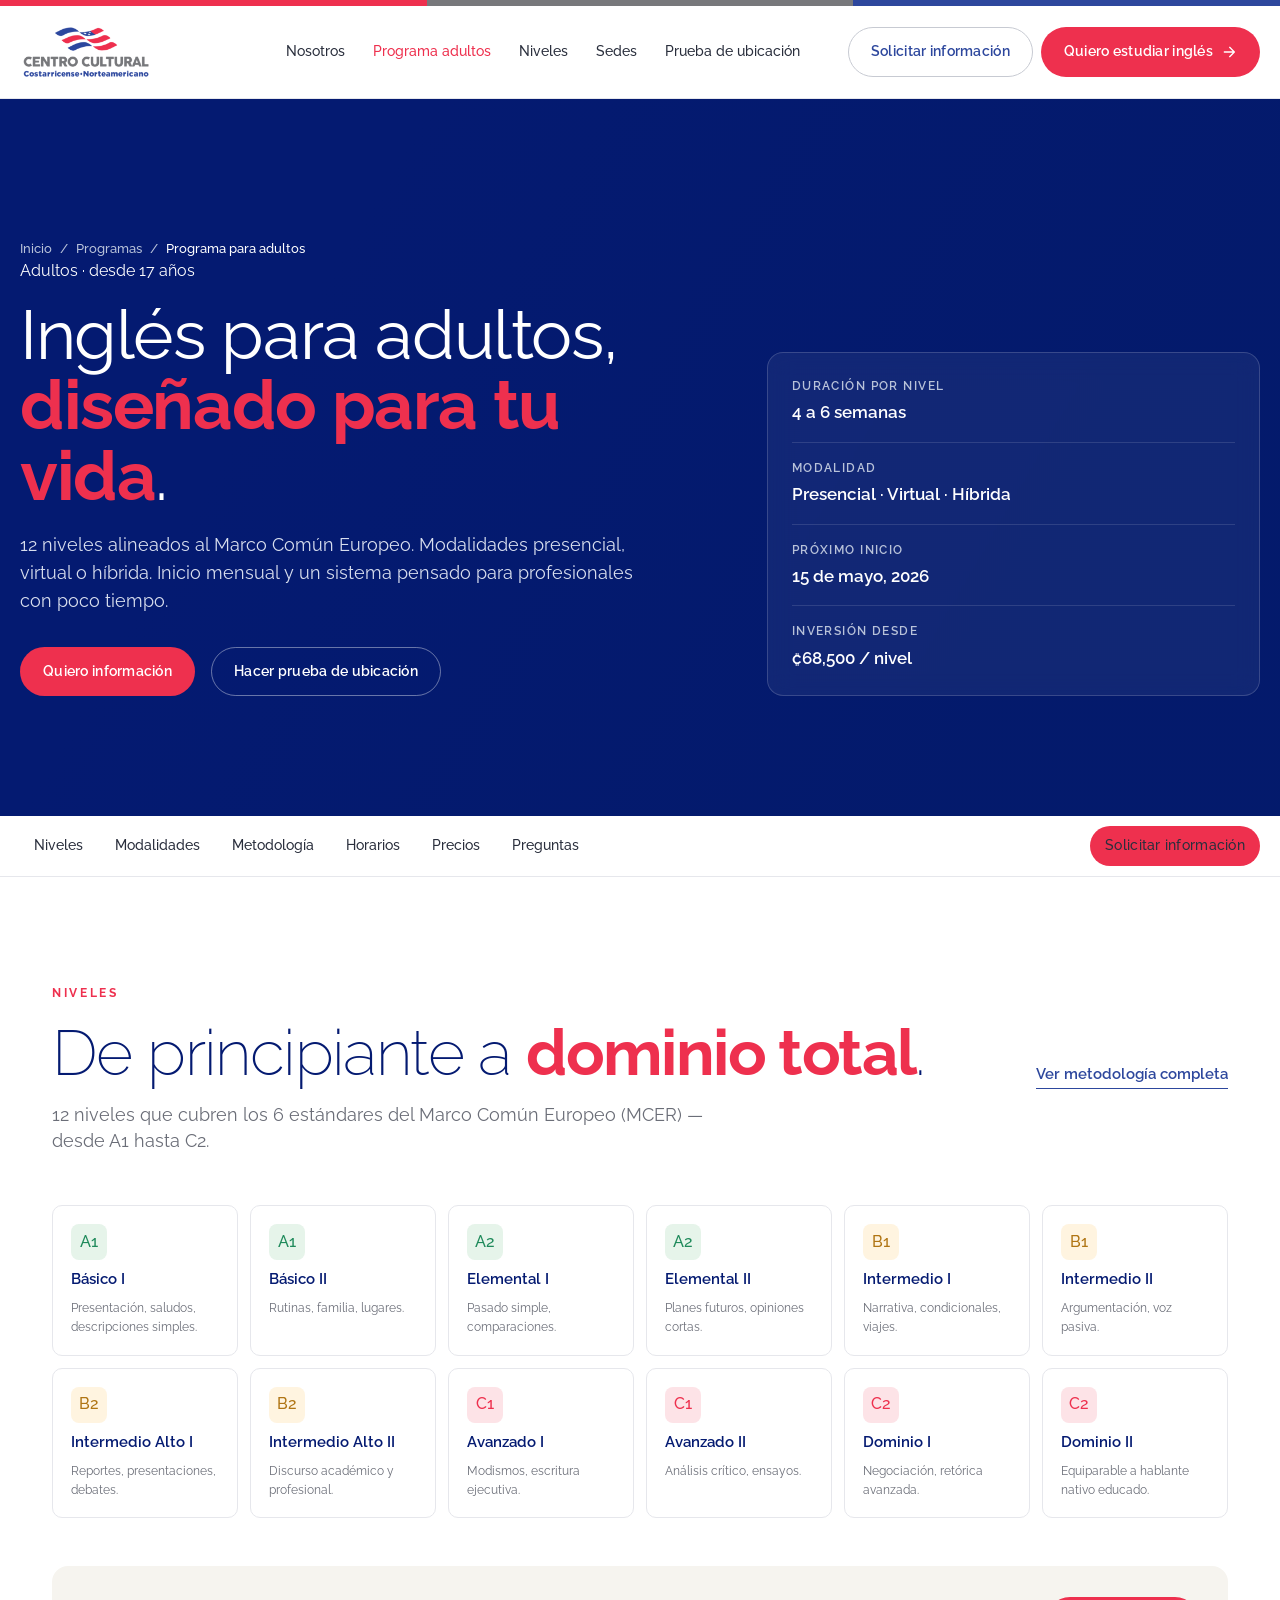
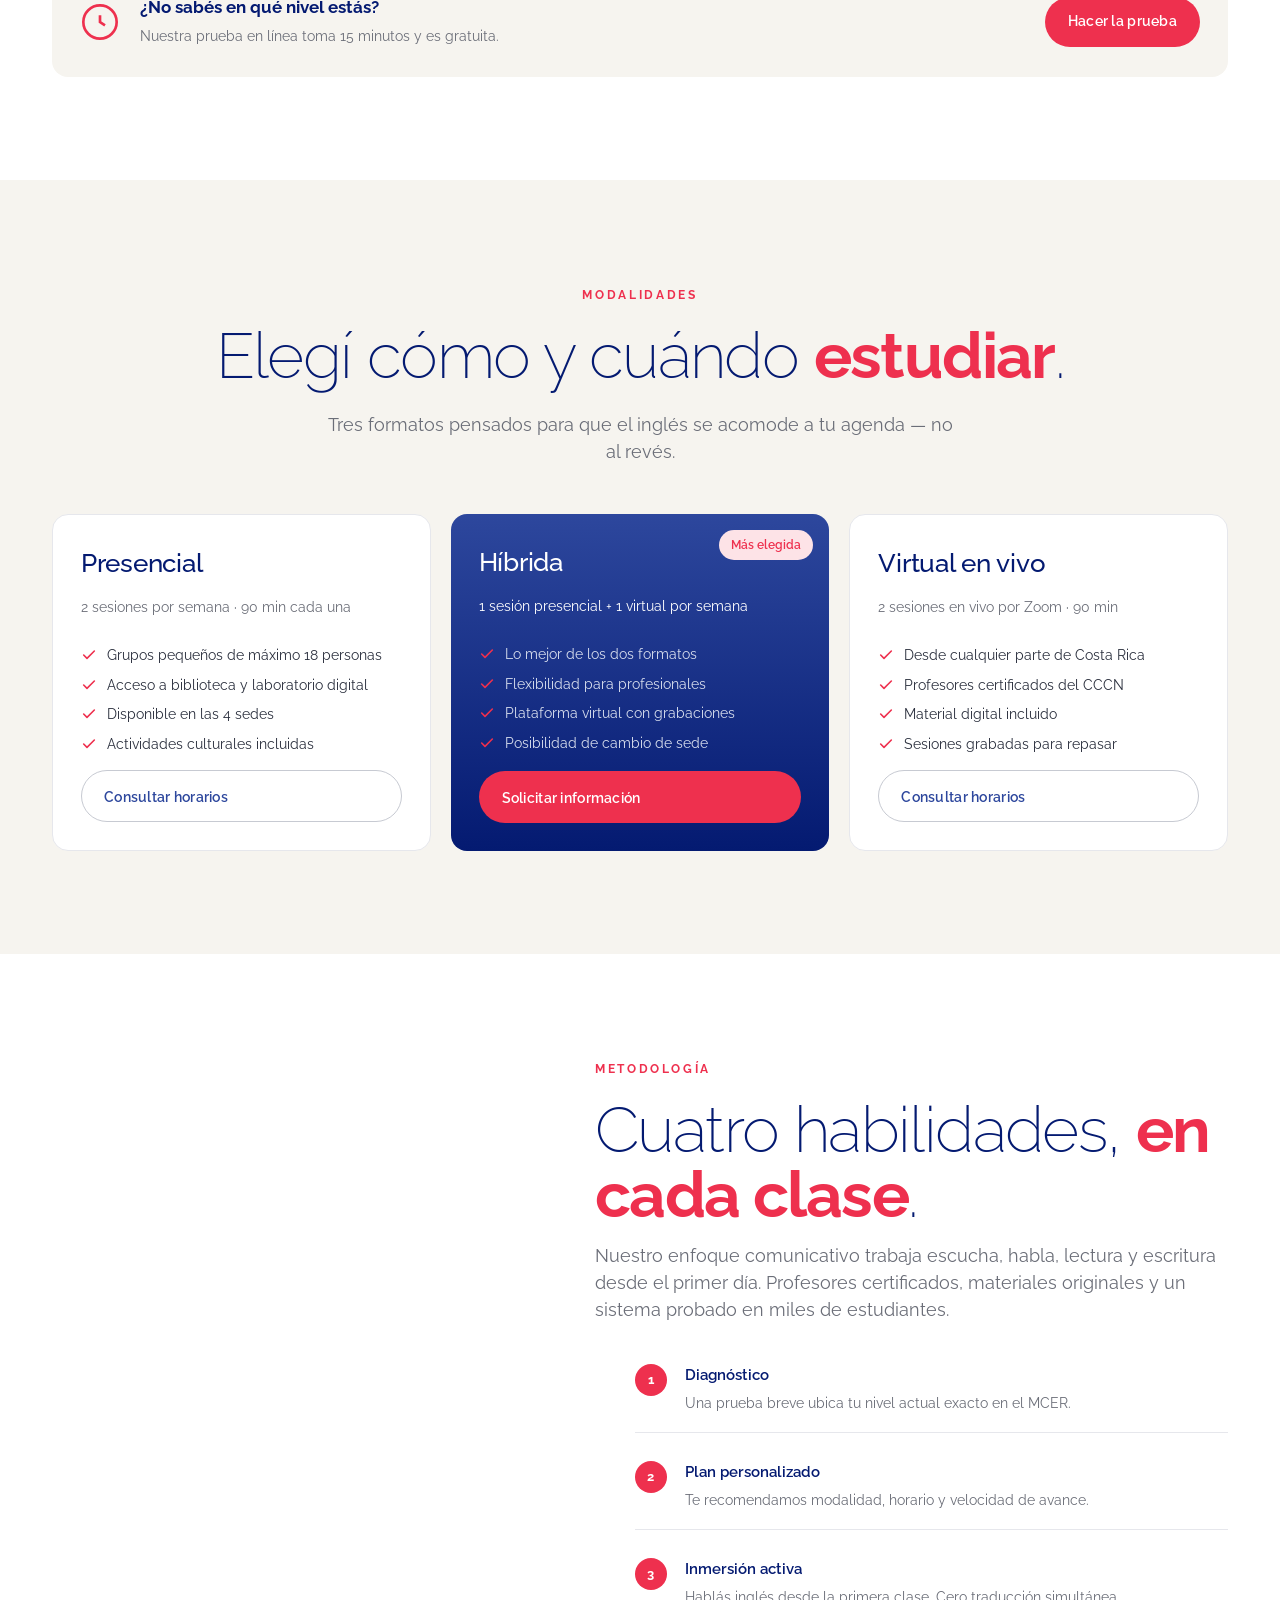
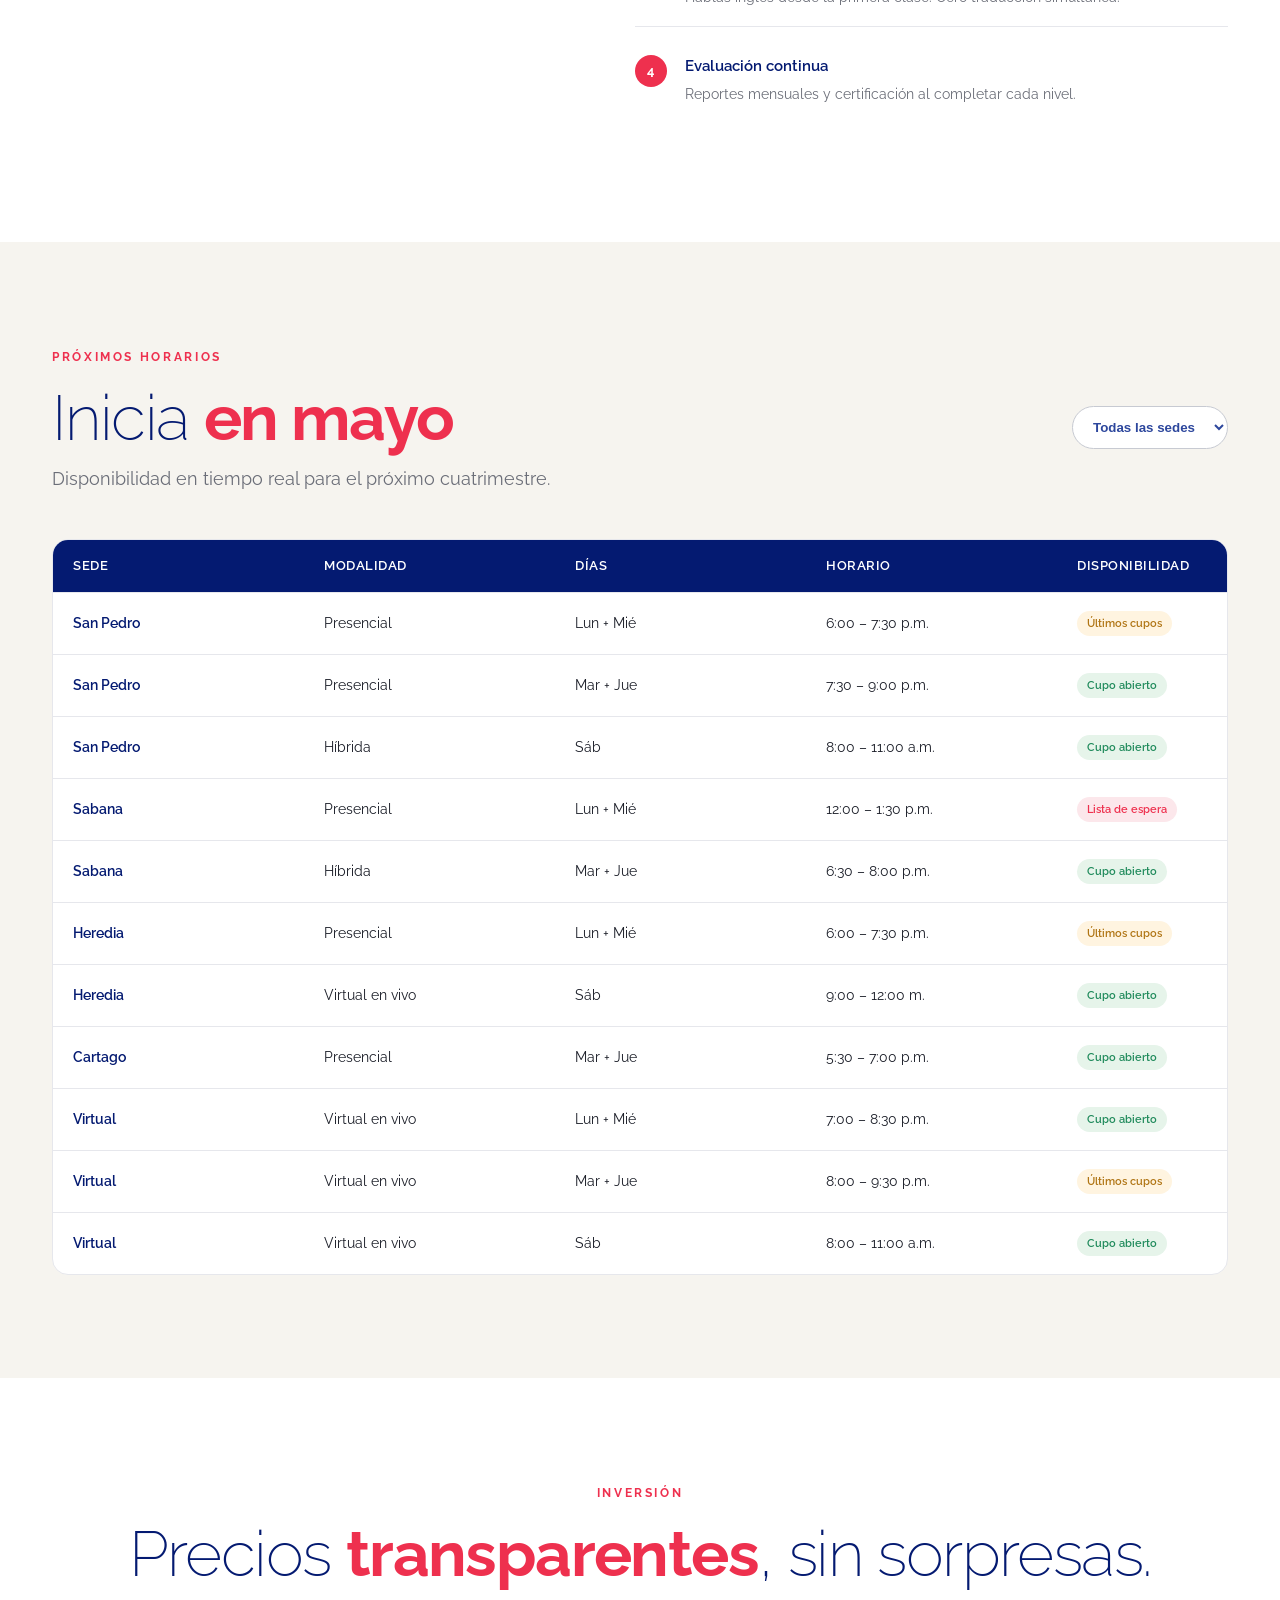
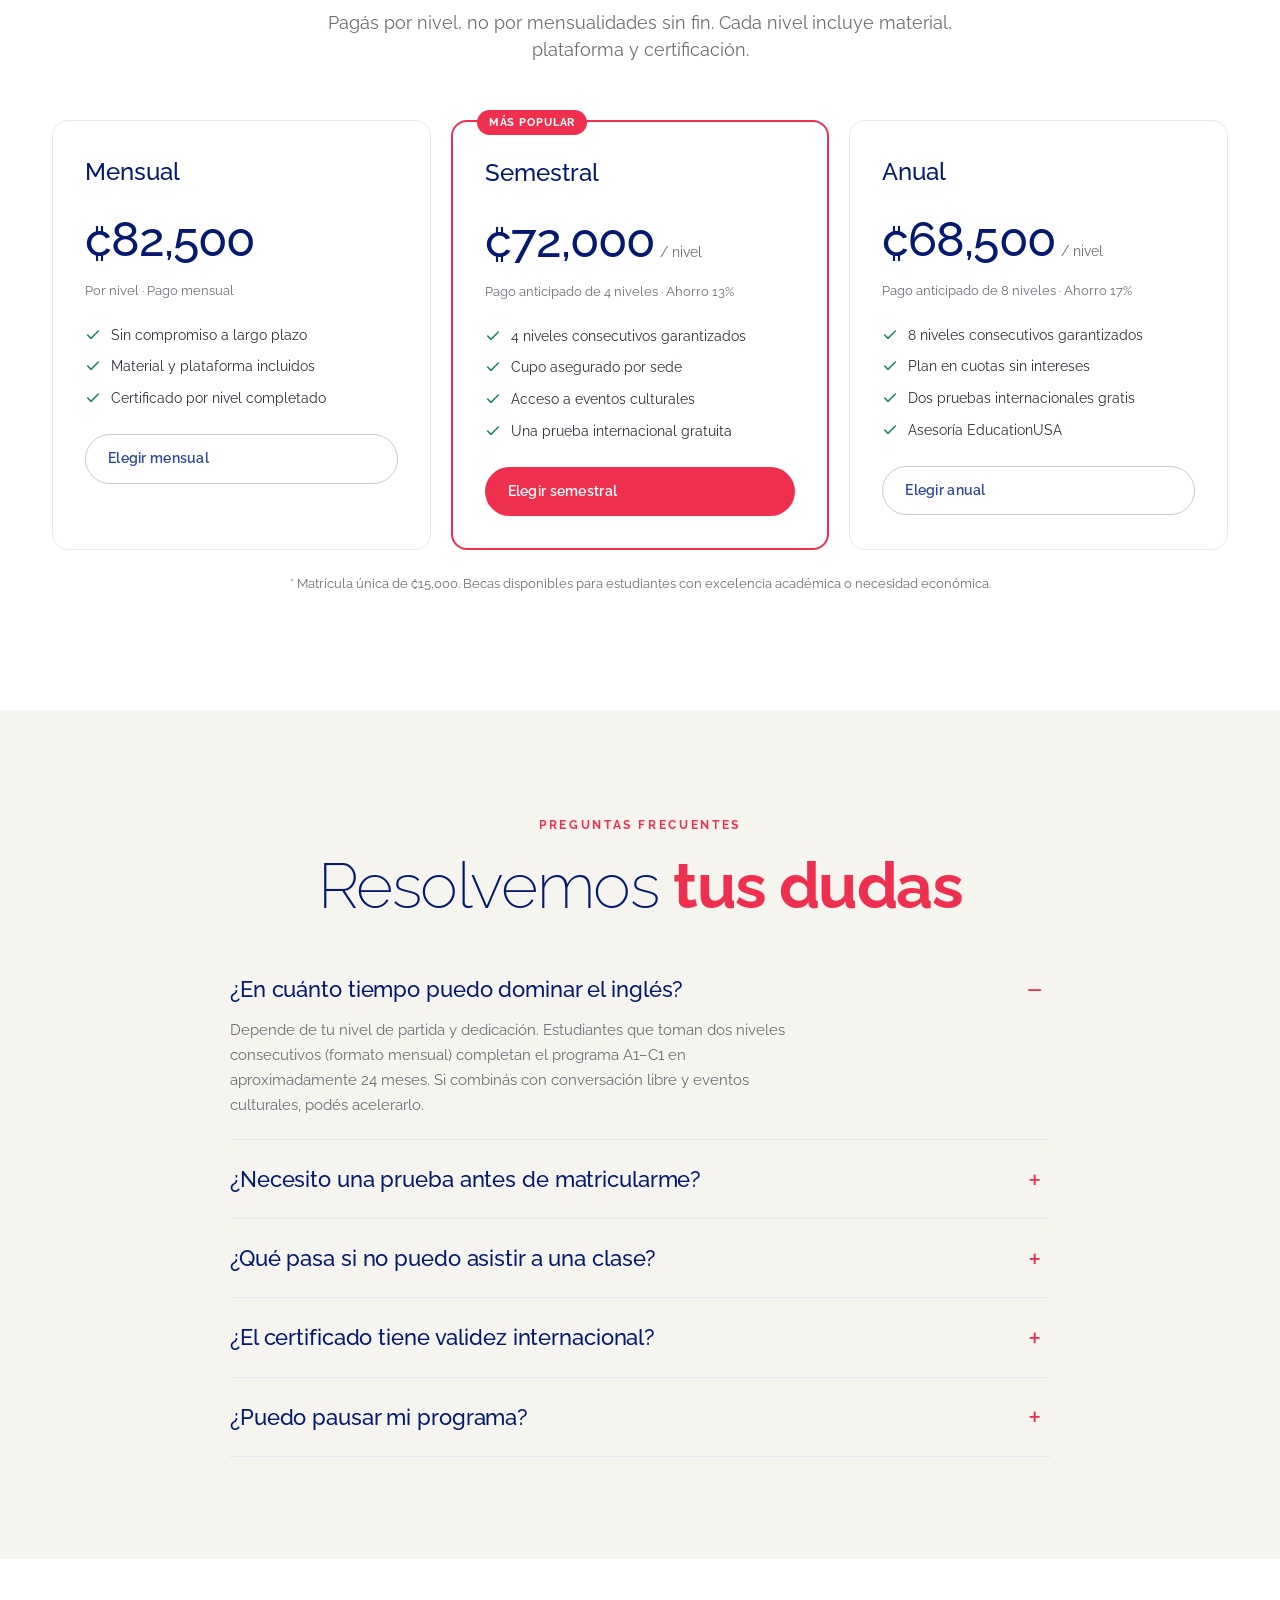
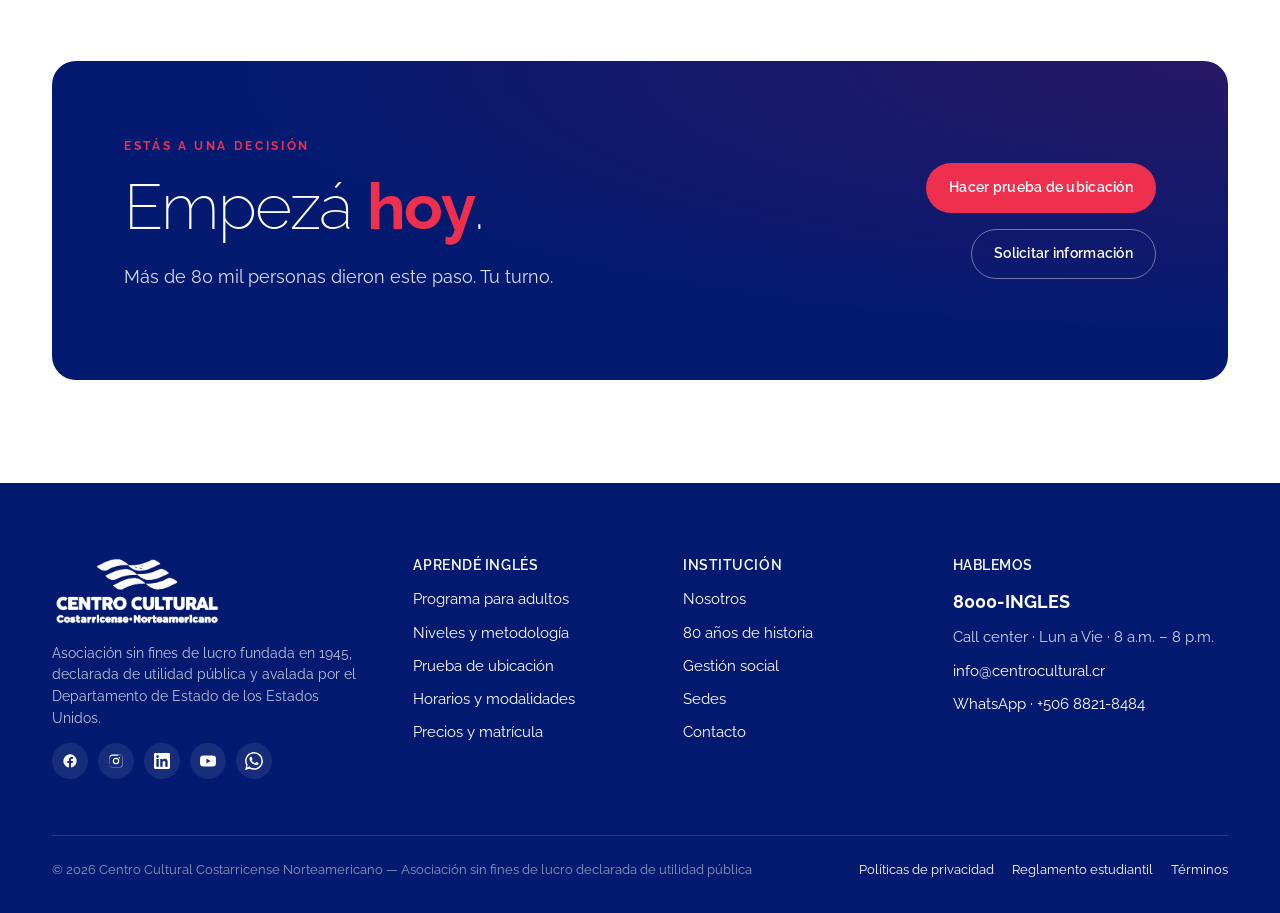
<file: template/programa-adultos.html>
<!doctype html>
<html lang="es">
<head>
<meta charset="utf-8"/>
<meta name="viewport" content="width=device-width, initial-scale=1"/>
<title>Programa para Adultos | CCCN</title>
<meta name="description" content="Programa de inglés para adultos: 12 niveles, modalidad presencial, virtual o híbrida. Inicio mensual."/>
<link rel="icon" type="image/svg+xml" href="assets/logo-mark.svg"/>
<link rel="preconnect" href="https://fonts.googleapis.com"/>
<link rel="preconnect" href="https://fonts.gstatic.com" crossorigin/>
<link href="https://fonts.googleapis.com/css2?family=Raleway:wght@200;300;400;500;600;700;800&family=Fraunces:ital,opsz,wght@0,9..144,500;0,9..144,600;0,9..144,700;1,9..144,400;1,9..144,500;1,9..144,600;1,9..144,700&display=swap" rel="stylesheet"/>
<link rel="stylesheet" href="styles.css"/>
<style>
/* ===== Page Hero ===== */
.phero {
  position: relative;
  background: var(--cccn-blue-900);
  color: #fff;
  overflow: hidden;
}
.phero__bg {
  position: absolute; inset: 0;
  background: url("https://images.unsplash.com/photo-1517048676732-d65bc937f952?w=2000&q=80") center/cover;
  opacity: .35;
}
.phero__bg::after {
  content: ""; position: absolute; inset: 0;
  background: linear-gradient(120deg, var(--cccn-blue-900) 25%, rgba(0,26,77,.4) 80%);
}
.phero__inner {
  position: relative; z-index: 2;
  padding: clamp(80px, 12vw, 140px) 0 clamp(72px, 10vw, 120px);
  display: grid; grid-template-columns: 1.4fr 1fr; gap: 56px; align-items: end;
}
@media (max-width: 980px) { .phero__inner { grid-template-columns: 1fr; gap: 32px; } }

.phero__crumbs { color: #B8C2D9; font-size: 13px; font-weight: 500; display: flex; gap: 8px; }
.phero__crumbs a:hover { color: #fff; }
.phero__title { font-family: var(--font-sans); font-weight: 400; color: #fff; font-size: clamp(40px, 5.4vw, 72px); line-height: 1.02; letter-spacing: -0.02em; margin: 16px 0 0; }
.phero__title em { font-weight: 700; color: var(--cccn-red); }
.phero__lede { color: #D8DEEE; font-size: clamp(16px, 1.4vw, 19px); max-width: 56ch; margin-top: 20px; }

.phero__meta {
  background: rgba(255,255,255,.06);
  backdrop-filter: blur(12px);
  border: 1px solid rgba(255,255,255,.16);
  border-radius: var(--r-lg);
  padding: 24px;
}
.phero__meta dl { display: grid; grid-template-columns: 1fr; gap: 16px; margin: 0; }
.phero__meta dt { color: #B8C2D9; font-size: 12px; font-weight: 600; letter-spacing: .12em; text-transform: uppercase; }
.phero__meta dd { margin: 4px 0 0; font-size: 17px; color: #fff; font-weight: 600; }
.phero__meta hr { border: 0; border-top: 1px solid rgba(255,255,255,.12); margin: 0; }

/* ===== Anchor nav ===== */
.anchor-nav {
  position: sticky; top: 70px; z-index: 20;
  background: rgba(255,255,255,.92);
  backdrop-filter: blur(10px);
  border-bottom: 1px solid var(--line);
}
.anchor-nav__inner { display: flex; align-items: center; gap: 4px; padding: 10px 0; overflow-x: auto; }
.anchor-nav a {
  padding: 8px 14px; border-radius: 999px; font-size: 14px; font-weight: 500;
  color: var(--ink-2); white-space: nowrap;
}
.anchor-nav a:hover, .anchor-nav a.is-active { background: var(--cccn-blue-100); color: var(--cccn-blue-700); }
.anchor-nav__cta { margin-left: auto; }

/* ===== Levels strip — CEFR ladder ===== */
.levels {
  display: grid; grid-template-columns: repeat(6, 1fr); gap: 12px;
}
@media (max-width: 980px) { .levels { grid-template-columns: repeat(3, 1fr); } }
@media (max-width: 520px) { .levels { grid-template-columns: repeat(2, 1fr); } }
.lvl {
  background: #fff; border: 1px solid var(--line); border-radius: var(--r-md);
  padding: 18px; display: flex; flex-direction: column; gap: 8px;
  position: relative;
  transition: border-color .15s ease, transform .15s ease;
}
.lvl:hover { border-color: var(--cccn-blue-500); transform: translateY(-2px); }
.lvl__cefr {
  display: inline-flex; align-items: center; justify-content: center;
  width: 36px; height: 36px;
  background: var(--cccn-blue-100); color: var(--cccn-blue-700);
  border-radius: 8px;
  font-family: var(--font-sans); font-weight: 500; font-size: 16px;
}
.lvl__name { font-weight: 600; color: var(--cccn-blue-900); font-size: 15px; }
.lvl__hint { font-size: 12px; color: var(--muted); }
.lvl-a1 .lvl__cefr { background: #E6F4EA; color: #1F8A5B; }
.lvl-a2 .lvl__cefr { background: #E6F4EA; color: #1F8A5B; }
.lvl-b1 .lvl__cefr { background: #FFF4E0; color: #B07514; }
.lvl-b2 .lvl__cefr { background: #FFF4E0; color: #B07514; }
.lvl-c1 .lvl__cefr { background: var(--cccn-red-100); color: var(--cccn-red); }
.lvl-c2 .lvl__cefr { background: var(--cccn-red-100); color: var(--cccn-red); }

/* ===== Modalidades cards ===== */
.modes { display: grid; grid-template-columns: repeat(3, 1fr); gap: 20px; }
@media (max-width: 980px) { .modes { grid-template-columns: 1fr; } }
.mode {
  border: 1px solid var(--line); border-radius: var(--r-lg);
  padding: 28px; display: flex; flex-direction: column; gap: 14px;
  background: #fff;
  position: relative;
}
.mode--feat {
  background: linear-gradient(180deg, var(--cccn-blue-700), var(--cccn-blue-900));
  color: #fff;
  border: none;
}
.mode--feat .mode__title, .mode--feat .mode__meta { color: #fff; }
.mode--feat .mode__feature li { color: #D8DEEE; }
.mode--feat .mode__feature svg { color: var(--cccn-red); }
.mode--feat .mode__pop { position: absolute; top: 16px; right: 16px; }
.mode__title { font-family: var(--font-sans); font-weight: 500; font-size: 26px; color: var(--cccn-blue-900); margin: 0; letter-spacing: -.01em; }
.mode__meta { font-size: 14px; color: var(--muted); }
.mode__feature { list-style: none; padding: 0; margin: 12px 0 0; display: grid; gap: 8px; }
.mode__feature li { display: flex; align-items: flex-start; gap: 10px; font-size: 14px; color: var(--ink-2); }
.mode__feature svg { color: var(--cccn-red); flex-shrink: 0; margin-top: 2px; }
.mode__cta { margin-top: auto; padding-top: 16px; }

/* ===== Methodology ===== */
.method {
  display: grid; grid-template-columns: 1fr 1.3fr; gap: 56px; align-items: center;
}
@media (max-width: 980px) { .method { grid-template-columns: 1fr; } }
.method__img {
  aspect-ratio: 4/5; border-radius: var(--r-lg);
  background: url("https://images.unsplash.com/photo-1543269865-cbf427effbad?w=1200&q=80") center/cover;
}
.method__steps { display: grid; gap: 12px; margin-top: 24px; }
.method__step {
  display: grid; grid-template-columns: 36px 1fr;
  gap: 14px; align-items: start;
  padding: 16px 0;
  border-bottom: 1px solid var(--line);
}
.method__step:last-child { border-bottom: 0; }
.method__step b { color: var(--cccn-blue-900); font-weight: 600; font-size: 15px; display: block; margin-bottom: 4px; }
.method__step span { color: var(--muted); font-size: 14px; }
.method__step .num {
  width: 32px; height: 32px; border-radius: 999px;
  background: var(--cccn-red); color: #fff;
  display: inline-flex; align-items: center; justify-content: center;
  font-weight: 700; font-size: 13px;
}

/* ===== Schedule table ===== */
.schedule {
  background: #fff;
  border: 1px solid var(--line);
  border-radius: var(--r-lg);
  overflow: hidden;
}
.schedule__head { display: grid; grid-template-columns: 1fr 1fr 1fr 1fr 130px; padding: 16px 20px; background: var(--cccn-blue-900); color: #fff; font-size: 13px; font-weight: 600; letter-spacing: .04em; text-transform: uppercase; }
.schedule__row { display: grid; grid-template-columns: 1fr 1fr 1fr 1fr 130px; padding: 18px 20px; border-top: 1px solid var(--line); align-items: center; font-size: 14px; }
.schedule__row:hover { background: var(--tint); }
.schedule__row strong { color: var(--cccn-blue-900); font-weight: 600; }
.schedule__row .badge { display: inline-flex; padding: 4px 10px; border-radius: 999px; font-size: 11px; font-weight: 600; background: #E6F4EA; color: #1F8A5B; }
.schedule__row .badge.few { background: #FFF4E0; color: #B07514; }
.schedule__row .badge.full { background: #FCE7EB; color: var(--cccn-red); }
@media (max-width: 860px) {
  .schedule__head { display: none; }
  .schedule__row {
    grid-template-columns: 1fr;
    gap: 6px;
    padding: 16px 18px;
  }
  .schedule__row > * + *::before { content: attr(data-l) ": "; color: var(--muted); font-weight: 500; }
}

/* ===== Pricing ===== */
.pricing { display: grid; grid-template-columns: repeat(3, 1fr); gap: 20px; }
@media (max-width: 980px) { .pricing { grid-template-columns: 1fr; } }
.price {
  background: #fff; border: 1px solid var(--line); border-radius: var(--r-lg);
  padding: 32px;
  display: flex; flex-direction: column;
}
.price--feat { border: 2px solid var(--cccn-red); position: relative; }
.price--feat::after {
  content: "Más popular"; position: absolute; top: -12px; left: 24px;
  background: var(--cccn-red); color: #fff;
  padding: 4px 12px; border-radius: 999px;
  font-size: 11px; font-weight: 700; letter-spacing: .08em; text-transform: uppercase;
}
.price__name { font-family: var(--font-sans); font-weight: 500; color: var(--cccn-blue-900); font-size: 24px; margin: 0; }
.price__price { display: flex; align-items: baseline; gap: 6px; margin: 12px 0 4px; }
.price__price strong { font-family: var(--font-sans); font-weight: 500; font-size: 48px; color: var(--cccn-blue-900); letter-spacing: -.02em; }
.price__price small { font-size: 14px; color: var(--muted); }
.price__per { font-size: 13px; color: var(--muted); margin-bottom: 24px; }
.price__list { list-style: none; padding: 0; margin: 0 0 24px; display: grid; gap: 10px; font-size: 14px; }
.price__list li { display: flex; align-items: flex-start; gap: 10px; color: var(--ink-2); }
.price__list svg { color: #1F8A5B; flex-shrink: 0; margin-top: 2px; }

/* ===== FAQ ===== */
.faq { max-width: 820px; margin: 0 auto; }
.faq details {
  border-bottom: 1px solid var(--line);
  padding: 22px 0;
}
.faq summary {
  list-style: none; cursor: pointer;
  display: flex; align-items: center; justify-content: space-between;
  font-family: var(--font-sans); font-weight: 500; font-size: 22px;
  color: var(--cccn-blue-900); letter-spacing: -.005em;
}
.faq summary::-webkit-details-marker { display: none; }
.faq summary::after {
  content: "+";
  font-family: var(--font-sans); font-size: 32px; font-weight: 400;
  color: var(--cccn-red);
  width: 32px; height: 32px;
  display: inline-flex; align-items: center; justify-content: center;
  transition: transform .2s ease;
}
.faq details[open] summary::after { content: "−"; }
.faq p { margin: 12px 0 0; color: var(--muted); font-size: 15px; line-height: 1.65; max-width: 64ch; }
</style>
</head>
<body>
<div data-site-header></div>

<!-- ============== HERO ============== -->
<section class="phero">
  <div class="phero__bg"></div>
  <div class="container phero__inner">
    <div>
      <nav class="phero__crumbs" aria-label="Migas">
        <a href="index.html">Inicio</a><span>/</span><span>Programas</span><span>/</span><span style="color:#fff;">Programa para adultos</span>
      </nav>
      <span class="hero__eyebrow" style="margin-top:24px;">Adultos · desde 17 años</span>
      <h1 class="phero__title">Inglés para adultos, <em>diseñado para tu vida</em>.</h1>
      <p class="phero__lede">12 niveles alineados al Marco Común Europeo. Modalidades presencial, virtual o híbrida. Inicio mensual y un sistema pensado para profesionales con poco tiempo.</p>
      <div class="row mt-4">
        <a class="btn btn-primary" href="solicitar-informacion.html">Quiero información</a>
        <a class="btn btn-ghost" style="color:#fff;border-color:rgba(255,255,255,.4);" href="prueba-ubicacion.html">Hacer prueba de ubicación</a>
      </div>
    </div>

    <aside class="phero__meta" aria-label="Resumen del programa">
      <dl>
        <div>
          <dt>Duración por nivel</dt>
          <dd>4 a 6 semanas</dd>
        </div>
        <hr/>
        <div>
          <dt>Modalidad</dt>
          <dd>Presencial · Virtual · Híbrida</dd>
        </div>
        <hr/>
        <div>
          <dt>Próximo inicio</dt>
          <dd>15 de mayo, 2026</dd>
        </div>
        <hr/>
        <div>
          <dt>Inversión desde</dt>
          <dd>₡68,500 / nivel</dd>
        </div>
      </dl>
    </aside>
  </div>
</section>

<!-- ============== Anchor nav ============== -->
<nav class="anchor-nav" aria-label="Secciones de la página">
  <div class="container anchor-nav__inner">
    <a href="#niveles" data-anchor>Niveles</a>
    <a href="#modalidades" data-anchor>Modalidades</a>
    <a href="#metodologia" data-anchor>Metodología</a>
    <a href="#horarios" data-anchor>Horarios</a>
    <a href="#precios" data-anchor>Precios</a>
    <a href="#faq" data-anchor>Preguntas</a>
    <a class="btn btn-primary anchor-nav__cta" href="solicitar-informacion.html">Solicitar información</a>
  </div>
</nav>

<!-- ============== Niveles ============== -->
<section class="section" id="niveles">
  <div class="container">
    <div class="row-between" style="margin-bottom: 32px;">
      <div>
        <span class="h-eyebrow">Niveles</span>
        <h2 class="h-1 mt-2">De principiante a <em>dominio total</em>.</h2>
        <p class="lede mt-2">12 niveles que cubren los 6 estándares del Marco Común Europeo (MCER) — desde A1 hasta C2.</p>
      </div>
      <a class="btn-link" href="niveles.html">Ver metodología completa</a>
    </div>

    <div class="levels">
      <div class="lvl lvl-a1"><span class="lvl__cefr">A1</span><span class="lvl__name">Básico I</span><span class="lvl__hint">Presentación, saludos, descripciones simples.</span></div>
      <div class="lvl lvl-a1"><span class="lvl__cefr">A1</span><span class="lvl__name">Básico II</span><span class="lvl__hint">Rutinas, familia, lugares.</span></div>
      <div class="lvl lvl-a2"><span class="lvl__cefr">A2</span><span class="lvl__name">Elemental I</span><span class="lvl__hint">Pasado simple, comparaciones.</span></div>
      <div class="lvl lvl-a2"><span class="lvl__cefr">A2</span><span class="lvl__name">Elemental II</span><span class="lvl__hint">Planes futuros, opiniones cortas.</span></div>
      <div class="lvl lvl-b1"><span class="lvl__cefr">B1</span><span class="lvl__name">Intermedio I</span><span class="lvl__hint">Narrativa, condicionales, viajes.</span></div>
      <div class="lvl lvl-b1"><span class="lvl__cefr">B1</span><span class="lvl__name">Intermedio II</span><span class="lvl__hint">Argumentación, voz pasiva.</span></div>
      <div class="lvl lvl-b2"><span class="lvl__cefr">B2</span><span class="lvl__name">Intermedio Alto I</span><span class="lvl__hint">Reportes, presentaciones, debates.</span></div>
      <div class="lvl lvl-b2"><span class="lvl__cefr">B2</span><span class="lvl__name">Intermedio Alto II</span><span class="lvl__hint">Discurso académico y profesional.</span></div>
      <div class="lvl lvl-c1"><span class="lvl__cefr">C1</span><span class="lvl__name">Avanzado I</span><span class="lvl__hint">Modismos, escritura ejecutiva.</span></div>
      <div class="lvl lvl-c1"><span class="lvl__cefr">C1</span><span class="lvl__name">Avanzado II</span><span class="lvl__hint">Análisis crítico, ensayos.</span></div>
      <div class="lvl lvl-c2"><span class="lvl__cefr">C2</span><span class="lvl__name">Dominio I</span><span class="lvl__hint">Negociación, retórica avanzada.</span></div>
      <div class="lvl lvl-c2"><span class="lvl__cefr">C2</span><span class="lvl__name">Dominio II</span><span class="lvl__hint">Equiparable a hablante nativo educado.</span></div>
    </div>

    <div class="mt-5" style="background: var(--cream); border-radius: var(--r-lg); padding: 28px; display: flex; gap: 20px; align-items: center; flex-wrap: wrap;">
      <svg width="40" height="40" viewBox="0 0 24 24" fill="none" stroke="var(--cccn-red)" stroke-width="1.6"><circle cx="12" cy="12" r="10"/><path d="M12 8v4l3 2"/></svg>
      <div style="flex:1; min-width:220px;">
        <strong style="color:var(--cccn-blue-900); display:block; font-size:17px; margin-bottom:4px;">¿No sabés en qué nivel estás?</strong>
        <span class="small" style="color:var(--muted); font-size:14px;">Nuestra prueba en línea toma 15 minutos y es gratuita.</span>
      </div>
      <a class="btn btn-primary" href="prueba-ubicacion.html">Hacer la prueba</a>
    </div>
  </div>
</section>

<!-- ============== Modalidades ============== -->
<section class="section section-cream" id="modalidades">
  <div class="container">
    <div class="text-center" style="margin-bottom: 48px;">
      <span class="h-eyebrow">Modalidades</span>
      <h2 class="h-1 mt-2">Elegí cómo y cuándo <em>estudiar</em>.</h2>
      <p class="lede mt-3" style="margin-left:auto;margin-right:auto;">Tres formatos pensados para que el inglés se acomode a tu agenda — no al revés.</p>
    </div>

    <div class="modes">
      <article class="mode">
        <h3 class="mode__title">Presencial</h3>
        <div class="mode__meta">2 sesiones por semana · 90 min cada una</div>
        <ul class="mode__feature">
          <li><svg width="16" height="16" viewBox="0 0 24 24" fill="none" stroke="currentColor" stroke-width="2.4" stroke-linecap="round" stroke-linejoin="round"><path d="M20 6 9 17l-5-5"/></svg> Grupos pequeños de máximo 18 personas</li>
          <li><svg width="16" height="16" viewBox="0 0 24 24" fill="none" stroke="currentColor" stroke-width="2.4" stroke-linecap="round" stroke-linejoin="round"><path d="M20 6 9 17l-5-5"/></svg> Acceso a biblioteca y laboratorio digital</li>
          <li><svg width="16" height="16" viewBox="0 0 24 24" fill="none" stroke="currentColor" stroke-width="2.4" stroke-linecap="round" stroke-linejoin="round"><path d="M20 6 9 17l-5-5"/></svg> Disponible en las 4 sedes</li>
          <li><svg width="16" height="16" viewBox="0 0 24 24" fill="none" stroke="currentColor" stroke-width="2.4" stroke-linecap="round" stroke-linejoin="round"><path d="M20 6 9 17l-5-5"/></svg> Actividades culturales incluidas</li>
        </ul>
        <a class="btn btn-ghost mode__cta" href="solicitar-informacion.html">Consultar horarios</a>
      </article>

      <article class="mode mode--feat">
        <span class="pill pill-red mode__pop">Más elegida</span>
        <h3 class="mode__title">Híbrida</h3>
        <div class="mode__meta">1 sesión presencial + 1 virtual por semana</div>
        <ul class="mode__feature">
          <li><svg width="16" height="16" viewBox="0 0 24 24" fill="none" stroke="currentColor" stroke-width="2.4" stroke-linecap="round" stroke-linejoin="round"><path d="M20 6 9 17l-5-5"/></svg> Lo mejor de los dos formatos</li>
          <li><svg width="16" height="16" viewBox="0 0 24 24" fill="none" stroke="currentColor" stroke-width="2.4" stroke-linecap="round" stroke-linejoin="round"><path d="M20 6 9 17l-5-5"/></svg> Flexibilidad para profesionales</li>
          <li><svg width="16" height="16" viewBox="0 0 24 24" fill="none" stroke="currentColor" stroke-width="2.4" stroke-linecap="round" stroke-linejoin="round"><path d="M20 6 9 17l-5-5"/></svg> Plataforma virtual con grabaciones</li>
          <li><svg width="16" height="16" viewBox="0 0 24 24" fill="none" stroke="currentColor" stroke-width="2.4" stroke-linecap="round" stroke-linejoin="round"><path d="M20 6 9 17l-5-5"/></svg> Posibilidad de cambio de sede</li>
        </ul>
        <a class="btn btn-primary mode__cta" href="solicitar-informacion.html">Solicitar información</a>
      </article>

      <article class="mode">
        <h3 class="mode__title">Virtual en vivo</h3>
        <div class="mode__meta">2 sesiones en vivo por Zoom · 90 min</div>
        <ul class="mode__feature">
          <li><svg width="16" height="16" viewBox="0 0 24 24" fill="none" stroke="currentColor" stroke-width="2.4" stroke-linecap="round" stroke-linejoin="round"><path d="M20 6 9 17l-5-5"/></svg> Desde cualquier parte de Costa Rica</li>
          <li><svg width="16" height="16" viewBox="0 0 24 24" fill="none" stroke="currentColor" stroke-width="2.4" stroke-linecap="round" stroke-linejoin="round"><path d="M20 6 9 17l-5-5"/></svg> Profesores certificados del CCCN</li>
          <li><svg width="16" height="16" viewBox="0 0 24 24" fill="none" stroke="currentColor" stroke-width="2.4" stroke-linecap="round" stroke-linejoin="round"><path d="M20 6 9 17l-5-5"/></svg> Material digital incluido</li>
          <li><svg width="16" height="16" viewBox="0 0 24 24" fill="none" stroke="currentColor" stroke-width="2.4" stroke-linecap="round" stroke-linejoin="round"><path d="M20 6 9 17l-5-5"/></svg> Sesiones grabadas para repasar</li>
        </ul>
        <a class="btn btn-ghost mode__cta" href="solicitar-informacion.html">Consultar horarios</a>
      </article>
    </div>
  </div>
</section>

<!-- ============== Metodología ============== -->
<section class="section" id="metodologia">
  <div class="container">
    <div class="method">
      <div class="method__img" aria-label="Estudiantes en clase del CCCN"></div>
      <div>
        <span class="h-eyebrow">Metodología</span>
        <h2 class="h-1 mt-2">Cuatro habilidades, <em>en cada clase</em>.</h2>
        <p class="lede mt-2">Nuestro enfoque comunicativo trabaja escucha, habla, lectura y escritura desde el primer día. Profesores certificados, materiales originales y un sistema probado en miles de estudiantes.</p>

        <ol class="method__steps">
          <li class="method__step"><span class="num">1</span><div><b>Diagnóstico</b><span>Una prueba breve ubica tu nivel actual exacto en el MCER.</span></div></li>
          <li class="method__step"><span class="num">2</span><div><b>Plan personalizado</b><span>Te recomendamos modalidad, horario y velocidad de avance.</span></div></li>
          <li class="method__step"><span class="num">3</span><div><b>Inmersión activa</b><span>Hablás inglés desde la primera clase. Cero traducción simultánea.</span></div></li>
          <li class="method__step"><span class="num">4</span><div><b>Evaluación continua</b><span>Reportes mensuales y certificación al completar cada nivel.</span></div></li>
        </ol>
      </div>
    </div>
  </div>
</section>

<!-- ============== Horarios ============== -->
<section class="section section-cream" id="horarios">
  <div class="container">
    <div class="row-between" style="margin-bottom: 28px;">
      <div>
        <span class="h-eyebrow">Próximos horarios</span>
        <h2 class="h-1 mt-2">Inicia <em>en mayo</em></h2>
        <p class="lede mt-2">Disponibilidad en tiempo real para el próximo cuatrimestre. </p>
      </div>
      <div class="row">
        <select id="schedFilter" class="btn-ghost" style="padding: 12px 16px; border-radius: 999px; border: 1px solid var(--line-strong); background:#fff; font-weight:600;">
          <option value="all">Todas las sedes</option>
          <option value="san-pedro">San Pedro</option>
          <option value="sabana">Sabana</option>
          <option value="heredia">Heredia</option>
          <option value="cartago">Cartago</option>
          <option value="virtual">Virtual</option>
        </select>
      </div>
    </div>

    <div class="schedule" id="schedule">
      <div class="schedule__head">
        <div>Sede</div><div>Modalidad</div><div>Días</div><div>Horario</div><div>Disponibilidad</div>
      </div>
      <!-- rows injected by JS -->
    </div>
  </div>
</section>

<!-- ============== Precios ============== -->
<section class="section" id="precios">
  <div class="container">
    <div class="text-center" style="margin-bottom: 56px;">
      <span class="h-eyebrow">Inversión</span>
      <h2 class="h-1 mt-2">Precios <em>transparentes</em>, sin sorpresas.</h2>
      <p class="lede mt-3" style="margin-left:auto;margin-right:auto;">Pagás por nivel, no por mensualidades sin fin. Cada nivel incluye material, plataforma y certificación.</p>
    </div>

    <div class="pricing">
      <div class="price">
        <h3 class="price__name">Mensual</h3>
        <div class="price__price"><strong>₡82,500</strong></div>
        <div class="price__per">Por nivel · Pago mensual</div>
        <ul class="price__list">
          <li><svg width="16" height="16" viewBox="0 0 24 24" fill="none" stroke="currentColor" stroke-width="2.4" stroke-linecap="round" stroke-linejoin="round"><path d="M20 6 9 17l-5-5"/></svg> Sin compromiso a largo plazo</li>
          <li><svg width="16" height="16" viewBox="0 0 24 24" fill="none" stroke="currentColor" stroke-width="2.4" stroke-linecap="round" stroke-linejoin="round"><path d="M20 6 9 17l-5-5"/></svg> Material y plataforma incluidos</li>
          <li><svg width="16" height="16" viewBox="0 0 24 24" fill="none" stroke="currentColor" stroke-width="2.4" stroke-linecap="round" stroke-linejoin="round"><path d="M20 6 9 17l-5-5"/></svg> Certificado por nivel completado</li>
        </ul>
        <a class="btn btn-ghost" href="solicitar-informacion.html">Elegir mensual</a>
      </div>

      <div class="price price--feat">
        <h3 class="price__name">Semestral</h3>
        <div class="price__price"><strong>₡72,000</strong><small>/ nivel</small></div>
        <div class="price__per">Pago anticipado de 4 niveles · Ahorro 13%</div>
        <ul class="price__list">
          <li><svg width="16" height="16" viewBox="0 0 24 24" fill="none" stroke="currentColor" stroke-width="2.4" stroke-linecap="round" stroke-linejoin="round"><path d="M20 6 9 17l-5-5"/></svg> 4 niveles consecutivos garantizados</li>
          <li><svg width="16" height="16" viewBox="0 0 24 24" fill="none" stroke="currentColor" stroke-width="2.4" stroke-linecap="round" stroke-linejoin="round"><path d="M20 6 9 17l-5-5"/></svg> Cupo asegurado por sede</li>
          <li><svg width="16" height="16" viewBox="0 0 24 24" fill="none" stroke="currentColor" stroke-width="2.4" stroke-linecap="round" stroke-linejoin="round"><path d="M20 6 9 17l-5-5"/></svg> Acceso a eventos culturales</li>
          <li><svg width="16" height="16" viewBox="0 0 24 24" fill="none" stroke="currentColor" stroke-width="2.4" stroke-linecap="round" stroke-linejoin="round"><path d="M20 6 9 17l-5-5"/></svg> Una prueba internacional gratuita</li>
        </ul>
        <a class="btn btn-primary" href="solicitar-informacion.html">Elegir semestral</a>
      </div>

      <div class="price">
        <h3 class="price__name">Anual</h3>
        <div class="price__price"><strong>₡68,500</strong><small>/ nivel</small></div>
        <div class="price__per">Pago anticipado de 8 niveles · Ahorro 17%</div>
        <ul class="price__list">
          <li><svg width="16" height="16" viewBox="0 0 24 24" fill="none" stroke="currentColor" stroke-width="2.4" stroke-linecap="round" stroke-linejoin="round"><path d="M20 6 9 17l-5-5"/></svg> 8 niveles consecutivos garantizados</li>
          <li><svg width="16" height="16" viewBox="0 0 24 24" fill="none" stroke="currentColor" stroke-width="2.4" stroke-linecap="round" stroke-linejoin="round"><path d="M20 6 9 17l-5-5"/></svg> Plan en cuotas sin intereses</li>
          <li><svg width="16" height="16" viewBox="0 0 24 24" fill="none" stroke="currentColor" stroke-width="2.4" stroke-linecap="round" stroke-linejoin="round"><path d="M20 6 9 17l-5-5"/></svg> Dos pruebas internacionales gratis</li>
          <li><svg width="16" height="16" viewBox="0 0 24 24" fill="none" stroke="currentColor" stroke-width="2.4" stroke-linecap="round" stroke-linejoin="round"><path d="M20 6 9 17l-5-5"/></svg> Asesoría EducationUSA</li>
        </ul>
        <a class="btn btn-ghost" href="solicitar-informacion.html">Elegir anual</a>
      </div>
    </div>

    <p class="small text-center mt-4" style="margin-top: 24px;">* Matrícula única de ₡15,000. Becas disponibles para estudiantes con excelencia académica o necesidad económica.</p>
  </div>
</section>

<!-- ============== FAQ ============== -->
<section class="section section-cream" id="faq">
  <div class="container">
    <div class="text-center" style="margin-bottom: 32px;">
      <span class="h-eyebrow">Preguntas frecuentes</span>
      <h2 class="h-1 mt-2">Resolvemos <em>tus dudas</em></h2>
    </div>
    <div class="faq">
      <details open><summary>¿En cuánto tiempo puedo dominar el inglés?</summary><p>Depende de tu nivel de partida y dedicación. Estudiantes que toman dos niveles consecutivos (formato mensual) completan el programa A1–C1 en aproximadamente 24 meses. Si combinás con conversación libre y eventos culturales, podés acelerarlo.</p></details>
      <details><summary>¿Necesito una prueba antes de matricularme?</summary><p>Sí, pero es gratuita y toma 15 minutos. Si nunca has estudiado inglés formalmente, podés inscribirte directamente en A1 sin prueba.</p></details>
      <details><summary>¿Qué pasa si no puedo asistir a una clase?</summary><p>En las modalidades virtual e híbrida todas las clases quedan grabadas por 14 días. En presencial, podés reponer una sesión por nivel en otro horario disponible.</p></details>
      <details><summary>¿El certificado tiene validez internacional?</summary><p>Cada nivel aprobado te otorga un diploma del CCCN reconocido por el Departamento de Estado de los Estados Unidos. Para certificación internacional como TOEFL o TOEIC, ofrecemos preparación específica.</p></details>
      <details><summary>¿Puedo pausar mi programa?</summary><p>Sí. Podés congelar tu matrícula hasta por 6 meses si pagaste el plan semestral o anual. En plan mensual no hay penalización por pausar.</p></details>
    </div>
  </div>
</section>

<!-- ============== Final CTA ============== -->
<section class="section">
  <div class="container">
    <div class="cta-banner" style="background: radial-gradient(ellipse at top right, rgba(200,16,46,.18), transparent 60%), var(--cccn-blue-900); color: #fff; border-radius: var(--r-xl); padding: clamp(40px, 6vw, 72px); display:grid; grid-template-columns:1.4fr 1fr; gap:40px; align-items:center;">
      <div>
        <span class="h-eyebrow" style="color:var(--cccn-red);">Estás a una decisión</span>
        <h2 class="h-1 mt-2" style="color:#fff;">Empezá <em style="color: var(--cccn-red); font-weight: 700;">hoy</em>.</h2>
        <p class="lede mt-3" style="color:#D8DEEE;">Más de 80 mil personas dieron este paso. Tu turno.</p>
      </div>
      <div class="row" style="justify-content:flex-end;">
        <a class="btn btn-primary" href="prueba-ubicacion.html">Hacer prueba de ubicación</a>
        <a class="btn btn-ghost" style="color:#fff;border-color:rgba(255,255,255,.4);" href="solicitar-informacion.html">Solicitar información</a>
      </div>
    </div>
  </div>
</section>

<style>
.cta-banner { /* mobile fix */ }
@media (max-width: 860px) {
  .cta-banner { grid-template-columns: 1fr !important; }
  .cta-banner .row { justify-content: flex-start !important; }
}
</style>

<div data-site-footer></div>

<script src="partials.js"></script>
<script>
CCCN.renderShell({ active: "programa" });

// Anchor nav active state
const sections = document.querySelectorAll("section[id]");
const anchorLinks = document.querySelectorAll("[data-anchor]");
const setActive = () => {
  let cur = null;
  const top = window.scrollY + 200;
  sections.forEach(s => { if (s.offsetTop <= top) cur = s.id; });
  anchorLinks.forEach(a => a.classList.toggle("is-active", a.getAttribute("href") === "#" + cur));
};
window.addEventListener("scroll", setActive, { passive: true });
setActive();

// Schedule data
const SCHED = [
  ["San Pedro",  "Presencial",      "Lun + Mié", "6:00 – 7:30 p.m.", "few"],
  ["San Pedro",  "Presencial",      "Mar + Jue", "7:30 – 9:00 p.m.", "ok"],
  ["San Pedro",  "Híbrida",         "Sáb",       "8:00 – 11:00 a.m.","ok"],
  ["Sabana",     "Presencial",      "Lun + Mié", "12:00 – 1:30 p.m.","full"],
  ["Sabana",     "Híbrida",         "Mar + Jue", "6:30 – 8:00 p.m.", "ok"],
  ["Heredia",    "Presencial",      "Lun + Mié", "6:00 – 7:30 p.m.", "few"],
  ["Heredia",    "Virtual en vivo", "Sáb",       "9:00 – 12:00 m.",  "ok"],
  ["Cartago",    "Presencial",      "Mar + Jue", "5:30 – 7:00 p.m.", "ok"],
  ["Virtual",    "Virtual en vivo", "Lun + Mié", "7:00 – 8:30 p.m.", "ok"],
  ["Virtual",    "Virtual en vivo", "Mar + Jue", "8:00 – 9:30 p.m.", "few"],
  ["Virtual",    "Virtual en vivo", "Sáb",       "8:00 – 11:00 a.m.","ok"],
];
const sedeKey = s => s.toLowerCase().replace(" ", "-");
const badgeText = { ok: "Cupo abierto", few: "Últimos cupos", full: "Lista de espera" };

function renderSched(filter) {
  const host = document.getElementById("schedule");
  // remove all rows except head
  host.querySelectorAll(".schedule__row").forEach(r => r.remove());
  SCHED.filter(r => filter === "all" || sedeKey(r[0]) === filter).forEach(r => {
    const row = document.createElement("div");
    row.className = "schedule__row";
    row.innerHTML = `
      <strong data-l="Sede">${r[0]}</strong>
      <div data-l="Modalidad">${r[1]}</div>
      <div data-l="Días">${r[2]}</div>
      <div data-l="Horario">${r[3]}</div>
      <div data-l="Disponibilidad"><span class="badge ${r[4]}">${badgeText[r[4]]}</span></div>`;
    host.appendChild(row);
  });
}
renderSched("all");
document.getElementById("schedFilter").addEventListener("change", e => renderSched(e.target.value));
</script>
</body>
</html>
</file>
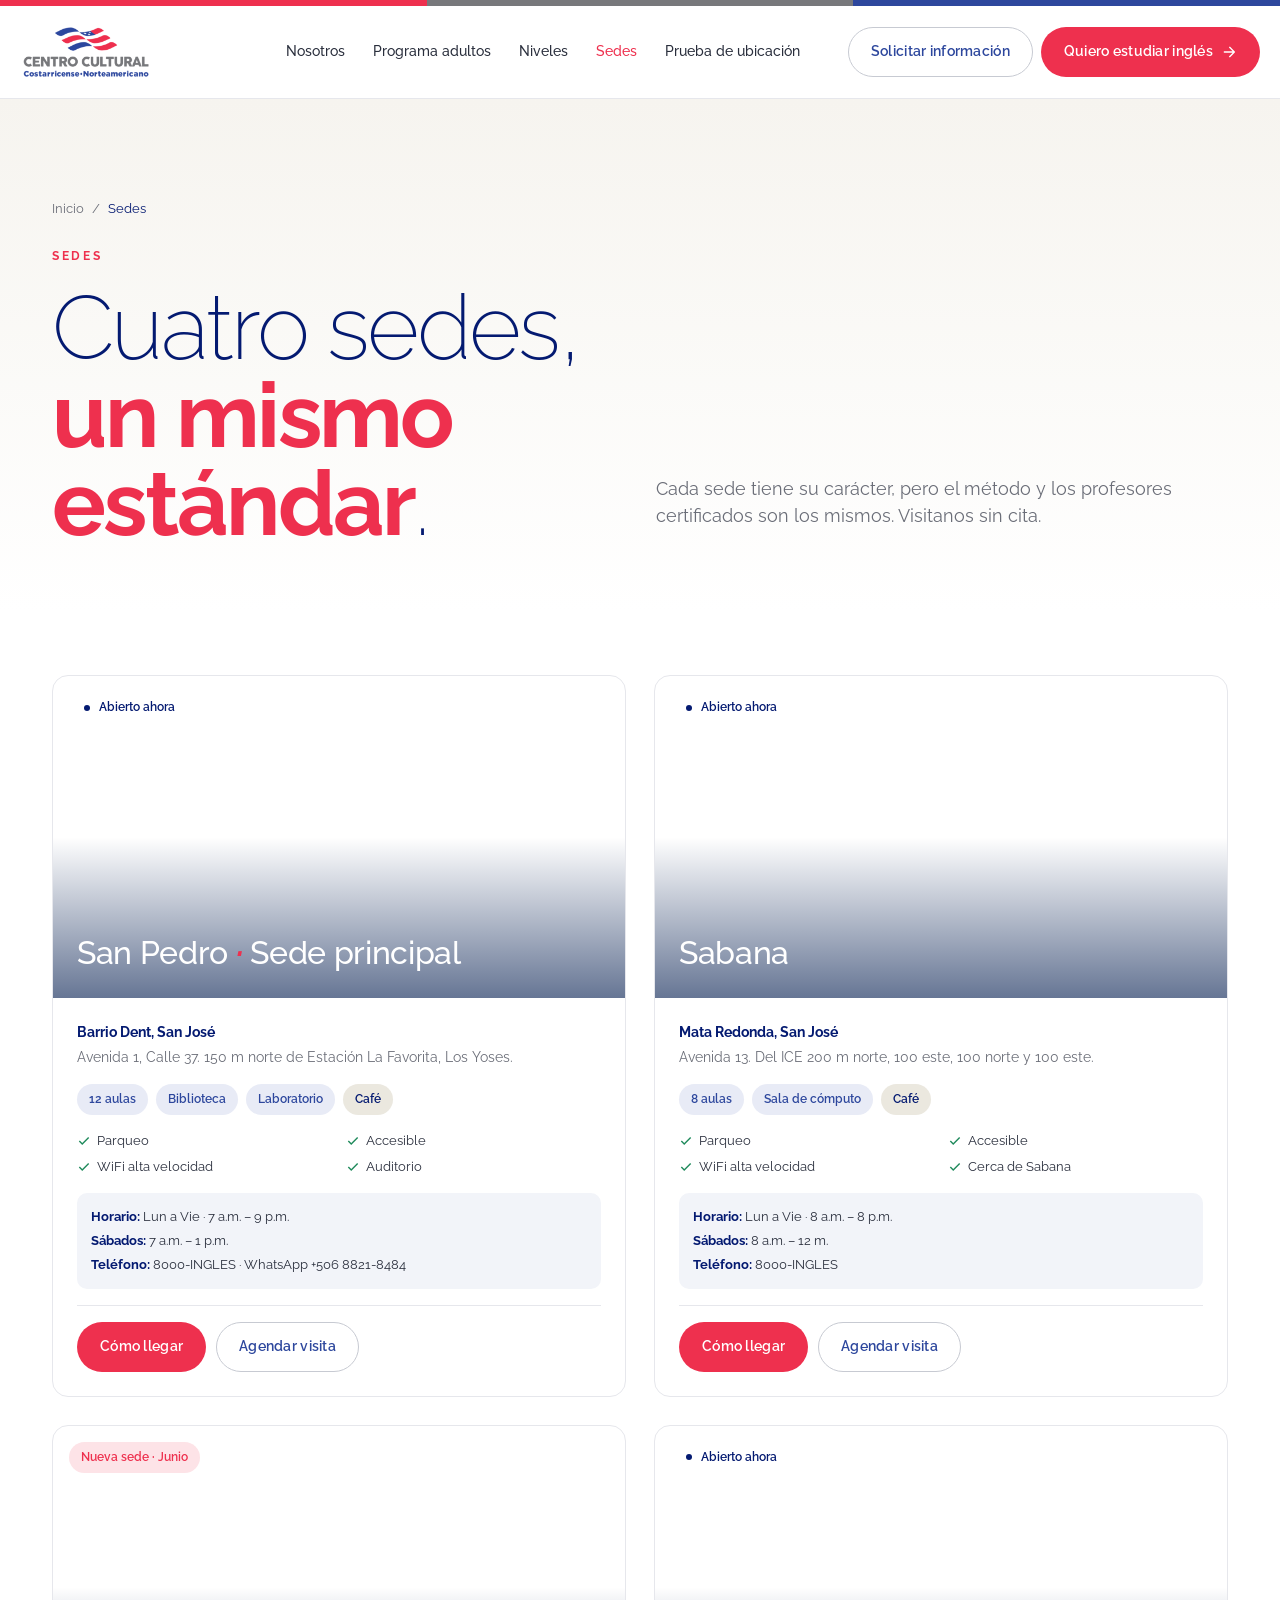
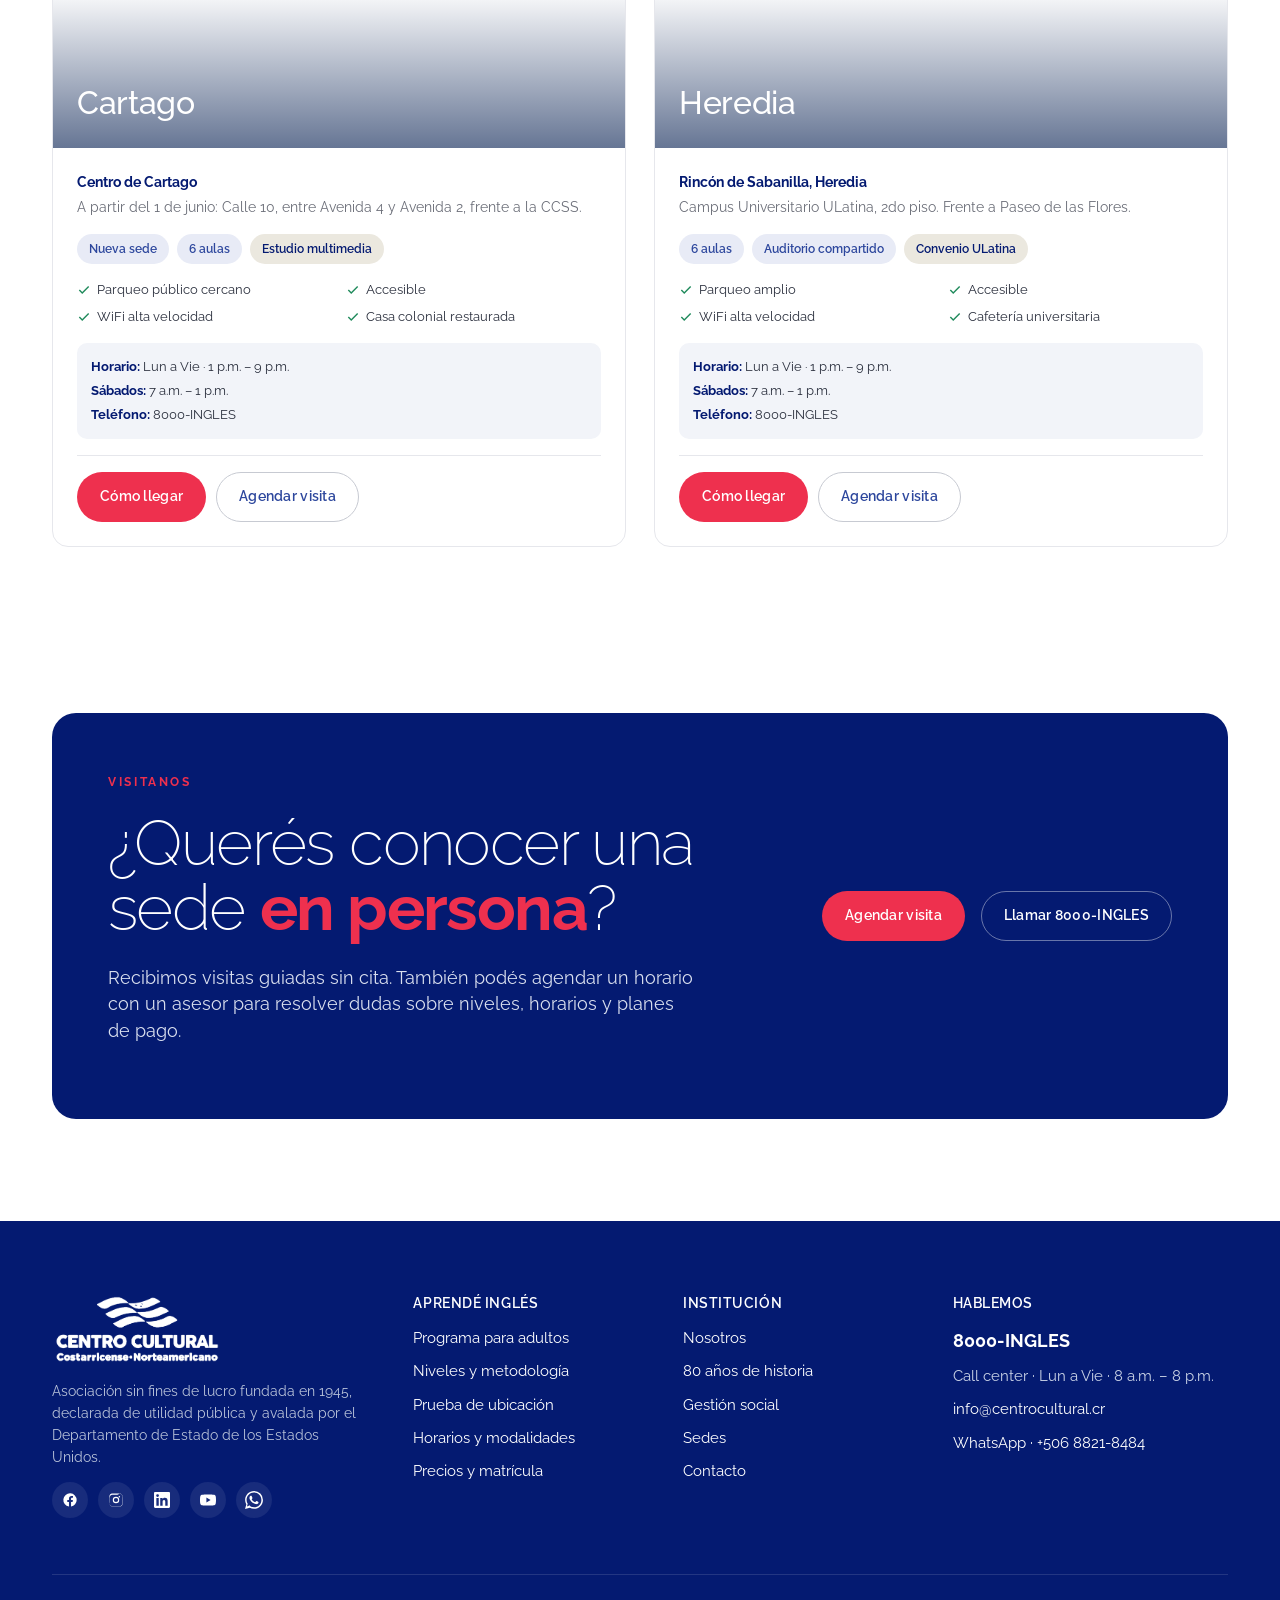
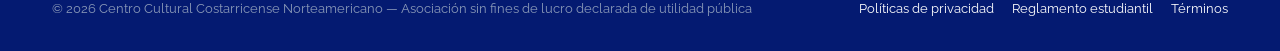
<file: template/sedes.html>
<!doctype html>
<html lang="es">
<head>
<meta charset="utf-8"/>
<meta name="viewport" content="width=device-width, initial-scale=1"/>
<title>Sedes | CCCN</title>
<link rel="icon" type="image/svg+xml" href="assets/logo-mark.svg"/>
<link rel="preconnect" href="https://fonts.googleapis.com"/>
<link rel="preconnect" href="https://fonts.gstatic.com" crossorigin/>
<link href="https://fonts.googleapis.com/css2?family=Raleway:wght@200;300;400;500;600;700;800&family=Fraunces:ital,opsz,wght@0,9..144,500;0,9..144,600;0,9..144,700;1,9..144,400;1,9..144,500;1,9..144,600;1,9..144,700&display=swap" rel="stylesheet"/>
<link rel="stylesheet" href="styles.css"/>
<style>
.sedes-hero {
  padding: clamp(60px, 9vw, 100px) 0 clamp(40px, 5vw, 64px);
  background: linear-gradient(180deg, var(--cream) 0%, #fff 100%);
}

.sede-grid {
  display: grid; grid-template-columns: 1fr 1fr; gap: 28px;
}
@media (max-width: 980px) { .sede-grid { grid-template-columns: 1fr; } }

.sede {
  background: #fff; border: 1px solid var(--line); border-radius: var(--r-lg);
  overflow: hidden;
  display: grid; grid-template-rows: auto 1fr;
  transition: transform .2s ease, box-shadow .2s ease, border-color .2s ease;
}
.sede:hover { transform: translateY(-2px); box-shadow: var(--shadow-md); border-color: var(--line-strong); }

.sede__media {
  aspect-ratio: 16/9;
  background-size: cover; background-position: center;
  position: relative;
}
.sede__media::after {
  content: ""; position: absolute; inset: 0;
  background: linear-gradient(to top, rgba(0,26,77,.6), transparent 50%);
}
.sede__badge {
  position: absolute; top: 16px; left: 16px; z-index: 2;
  display: inline-flex; gap: 6px; align-items: center;
  background: rgba(255,255,255,.92); color: var(--cccn-blue-900);
  padding: 6px 12px; border-radius: 999px; font-size: 12px; font-weight: 600;
  backdrop-filter: blur(6px);
}
.sede__name-on-media {
  position: absolute; left: 24px; bottom: 20px; z-index: 2;
  color: #fff; font-family: var(--font-sans); font-size: 32px; font-weight: 500;
  letter-spacing: -.01em;
}

.sede__body { padding: 24px; display: grid; gap: 16px; }
.sede__addr { color: var(--muted); font-size: 14px; line-height: 1.5; }
.sede__meta { display: flex; flex-wrap: wrap; gap: 8px; }
.sede__svc { display: grid; grid-template-columns: 1fr 1fr; gap: 6px 14px; font-size: 13px; color: var(--ink-2); }
.sede__svc span { display: flex; gap: 6px; align-items: center; }
.sede__svc svg { color: #1F8A5B; flex-shrink: 0; }

.sede__hours { background: var(--tint); border-radius: 10px; padding: 14px; font-size: 13px; color: var(--ink-2); display: grid; gap: 4px; }
.sede__hours strong { color: var(--cccn-blue-900); }

.sede__actions { display: flex; gap: 10px; flex-wrap: wrap; padding-top: 4px; border-top: 1px solid var(--line); padding-top: 16px; }

/* Visit / contact strip */
.visit-strip {
  background: var(--cccn-blue-900);
  color: #fff;
  border-radius: var(--r-xl);
  padding: clamp(32px, 5vw, 56px);
  display: grid; grid-template-columns: 1.4fr 1fr; gap: 32px; align-items: center;
}
@media (max-width: 860px) { .visit-strip { grid-template-columns: 1fr; } }
.visit-strip .h-1 { color: #fff; }
.visit-strip .lede { color: #D8DEEE; }
</style>
</head>
<body>
<div data-site-header></div>

<section class="sedes-hero">
  <div class="container">
    <nav class="small mb-3" style="color: var(--muted); display: flex; gap: 8px;">
      <a href="index.html">Inicio</a><span>/</span><span style="color: var(--cccn-blue-900);">Sedes</span>
    </nav>
    <div class="grid-2 mt-3" style="align-items: end;">
      <div>
        <span class="h-eyebrow">Sedes</span>
        <h1 class="h-display mt-2">Cuatro sedes, <em>un mismo estándar</em>.</h1>
      </div>
      <p class="lede">Cada sede tiene su carácter, pero el método y los profesores certificados son los mismos. Visitanos sin cita.</p>
    </div>
  </div>
</section>

<section class="section-tight">
  <div class="container">
    <div class="sede-grid">

      <article class="sede">
        <div class="sede__media" style="background-image:url('https://images.unsplash.com/photo-1497366216548-37526070297c?w=1400&q=80')">
          <span class="sede__badge"><svg width='12' height='12' viewBox='0 0 24 24' fill='currentColor'><circle cx='12' cy='12' r='6'/></svg> Abierto ahora</span>
          <div class="sede__name-on-media">San Pedro <em style="color: var(--cccn-red); font-weight: 700;">·</em> Sede principal</div>
        </div>
        <div class="sede__body">
          <div class="sede__addr">
            <strong style="color:var(--cccn-blue-900); display:block; margin-bottom:4px;">Barrio Dent, San José</strong>
            Avenida 1, Calle 37. 150 m norte de Estación La Favorita, Los Yoses.
          </div>
          <div class="sede__meta">
            <span class="pill">12 aulas</span>
            <span class="pill">Biblioteca</span>
            <span class="pill">Laboratorio</span>
            <span class="pill pill-cream">Café</span>
          </div>
          <div class="sede__svc">
            <span><svg width='14' height='14' viewBox='0 0 24 24' fill='none' stroke='currentColor' stroke-width='2.4'><path d='M20 6 9 17l-5-5'/></svg> Parqueo</span>
            <span><svg width='14' height='14' viewBox='0 0 24 24' fill='none' stroke='currentColor' stroke-width='2.4'><path d='M20 6 9 17l-5-5'/></svg> Accesible</span>
            <span><svg width='14' height='14' viewBox='0 0 24 24' fill='none' stroke='currentColor' stroke-width='2.4'><path d='M20 6 9 17l-5-5'/></svg> WiFi alta velocidad</span>
            <span><svg width='14' height='14' viewBox='0 0 24 24' fill='none' stroke='currentColor' stroke-width='2.4'><path d='M20 6 9 17l-5-5'/></svg> Auditorio</span>
          </div>
          <div class="sede__hours">
            <div><strong>Horario:</strong> Lun a Vie · 7 a.m. – 9 p.m.</div>
            <div><strong>Sábados:</strong> 7 a.m. – 1 p.m.</div>
            <div><strong>Teléfono:</strong> 8000-INGLES · WhatsApp +506 8821-8484</div>
          </div>
          <div class="sede__actions">
            <a class="btn btn-primary" target="_blank" href="https://www.google.com/maps/search/?api=1&query=9.934073,-84.061359">Cómo llegar</a>
            <a class="btn btn-ghost" href="solicitar-informacion.html">Agendar visita</a>
          </div>
        </div>
      </article>

      <article class="sede">
        <div class="sede__media" style="background-image:url('https://images.unsplash.com/photo-1497366811353-6870744d04b2?w=1400&q=80')">
          <span class="sede__badge"><svg width='12' height='12' viewBox='0 0 24 24' fill='currentColor'><circle cx='12' cy='12' r='6'/></svg> Abierto ahora</span>
          <div class="sede__name-on-media">Sabana</div>
        </div>
        <div class="sede__body">
          <div class="sede__addr">
            <strong style="color:var(--cccn-blue-900); display:block; margin-bottom:4px;">Mata Redonda, San José</strong>
            Avenida 13. Del ICE 200 m norte, 100 este, 100 norte y 100 este.
          </div>
          <div class="sede__meta">
            <span class="pill">8 aulas</span>
            <span class="pill">Sala de cómputo</span>
            <span class="pill pill-cream">Café</span>
          </div>
          <div class="sede__svc">
            <span><svg width='14' height='14' viewBox='0 0 24 24' fill='none' stroke='currentColor' stroke-width='2.4'><path d='M20 6 9 17l-5-5'/></svg> Parqueo</span>
            <span><svg width='14' height='14' viewBox='0 0 24 24' fill='none' stroke='currentColor' stroke-width='2.4'><path d='M20 6 9 17l-5-5'/></svg> Accesible</span>
            <span><svg width='14' height='14' viewBox='0 0 24 24' fill='none' stroke='currentColor' stroke-width='2.4'><path d='M20 6 9 17l-5-5'/></svg> WiFi alta velocidad</span>
            <span><svg width='14' height='14' viewBox='0 0 24 24' fill='none' stroke='currentColor' stroke-width='2.4'><path d='M20 6 9 17l-5-5'/></svg> Cerca de Sabana</span>
          </div>
          <div class="sede__hours">
            <div><strong>Horario:</strong> Lun a Vie · 8 a.m. – 8 p.m.</div>
            <div><strong>Sábados:</strong> 8 a.m. – 12 m.</div>
            <div><strong>Teléfono:</strong> 8000-INGLES</div>
          </div>
          <div class="sede__actions">
            <a class="btn btn-primary" target="_blank" href="https://www.google.com/maps/search/?api=1&query=9.9409223,-84.103327">Cómo llegar</a>
            <a class="btn btn-ghost" href="solicitar-informacion.html">Agendar visita</a>
          </div>
        </div>
      </article>

      <article class="sede">
        <div class="sede__media" style="background-image:url('https://images.unsplash.com/photo-1564981797816-1043664bf78d?w=1400&q=80')">
          <span class="sede__badge" style="background: var(--cccn-red-100); color: var(--cccn-red);">Nueva sede · Junio</span>
          <div class="sede__name-on-media">Cartago</div>
        </div>
        <div class="sede__body">
          <div class="sede__addr">
            <strong style="color:var(--cccn-blue-900); display:block; margin-bottom:4px;">Centro de Cartago</strong>
            A partir del 1 de junio: Calle 10, entre Avenida 4 y Avenida 2, frente a la CCSS.
          </div>
          <div class="sede__meta">
            <span class="pill">Nueva sede</span>
            <span class="pill">6 aulas</span>
            <span class="pill pill-cream">Estudio multimedia</span>
          </div>
          <div class="sede__svc">
            <span><svg width='14' height='14' viewBox='0 0 24 24' fill='none' stroke='currentColor' stroke-width='2.4'><path d='M20 6 9 17l-5-5'/></svg> Parqueo público cercano</span>
            <span><svg width='14' height='14' viewBox='0 0 24 24' fill='none' stroke='currentColor' stroke-width='2.4'><path d='M20 6 9 17l-5-5'/></svg> Accesible</span>
            <span><svg width='14' height='14' viewBox='0 0 24 24' fill='none' stroke='currentColor' stroke-width='2.4'><path d='M20 6 9 17l-5-5'/></svg> WiFi alta velocidad</span>
            <span><svg width='14' height='14' viewBox='0 0 24 24' fill='none' stroke='currentColor' stroke-width='2.4'><path d='M20 6 9 17l-5-5'/></svg> Casa colonial restaurada</span>
          </div>
          <div class="sede__hours">
            <div><strong>Horario:</strong> Lun a Vie · 1 p.m. – 9 p.m.</div>
            <div><strong>Sábados:</strong> 7 a.m. – 1 p.m.</div>
            <div><strong>Teléfono:</strong> 8000-INGLES</div>
          </div>
          <div class="sede__actions">
            <a class="btn btn-primary" target="_blank" href="https://www.google.com/maps/search/?api=1&query=9.8671123,-83.9452017">Cómo llegar</a>
            <a class="btn btn-ghost" href="solicitar-informacion.html">Agendar visita</a>
          </div>
        </div>
      </article>

      <article class="sede">
        <div class="sede__media" style="background-image:url('https://images.unsplash.com/photo-1607237138185-eedd9c632b0b?w=1400&q=80')">
          <span class="sede__badge"><svg width='12' height='12' viewBox='0 0 24 24' fill='currentColor'><circle cx='12' cy='12' r='6'/></svg> Abierto ahora</span>
          <div class="sede__name-on-media">Heredia</div>
        </div>
        <div class="sede__body">
          <div class="sede__addr">
            <strong style="color:var(--cccn-blue-900); display:block; margin-bottom:4px;">Rincón de Sabanilla, Heredia</strong>
            Campus Universitario ULatina, 2do piso. Frente a Paseo de las Flores.
          </div>
          <div class="sede__meta">
            <span class="pill">6 aulas</span>
            <span class="pill">Auditorio compartido</span>
            <span class="pill pill-cream">Convenio ULatina</span>
          </div>
          <div class="sede__svc">
            <span><svg width='14' height='14' viewBox='0 0 24 24' fill='none' stroke='currentColor' stroke-width='2.4'><path d='M20 6 9 17l-5-5'/></svg> Parqueo amplio</span>
            <span><svg width='14' height='14' viewBox='0 0 24 24' fill='none' stroke='currentColor' stroke-width='2.4'><path d='M20 6 9 17l-5-5'/></svg> Accesible</span>
            <span><svg width='14' height='14' viewBox='0 0 24 24' fill='none' stroke='currentColor' stroke-width='2.4'><path d='M20 6 9 17l-5-5'/></svg> WiFi alta velocidad</span>
            <span><svg width='14' height='14' viewBox='0 0 24 24' fill='none' stroke='currentColor' stroke-width='2.4'><path d='M20 6 9 17l-5-5'/></svg> Cafetería universitaria</span>
          </div>
          <div class="sede__hours">
            <div><strong>Horario:</strong> Lun a Vie · 1 p.m. – 9 p.m.</div>
            <div><strong>Sábados:</strong> 7 a.m. – 1 p.m.</div>
            <div><strong>Teléfono:</strong> 8000-INGLES</div>
          </div>
          <div class="sede__actions">
            <a class="btn btn-primary" target="_blank" href="https://www.google.com/maps/place/XVMR%2BPP5,+Heredia">Cómo llegar</a>
            <a class="btn btn-ghost" href="solicitar-informacion.html">Agendar visita</a>
          </div>
        </div>
      </article>

    </div>
  </div>
</section>

<section class="section">
  <div class="container">
    <div class="visit-strip">
      <div>
        <span class="h-eyebrow" style="color:var(--cccn-red);">Visitanos</span>
        <h2 class="h-1 mt-2">¿Querés conocer una sede <em>en persona</em>?</h2>
        <p class="lede mt-3">Recibimos visitas guiadas sin cita. También podés agendar un horario con un asesor para resolver dudas sobre niveles, horarios y planes de pago.</p>
      </div>
      <div class="row" style="justify-content:flex-end;">
        <a class="btn btn-primary" href="solicitar-informacion.html">Agendar visita</a>
        <a class="btn btn-ghost" style="color:#fff;border-color:rgba(255,255,255,.4);" href="tel:8000464537">Llamar 8000-INGLES</a>
      </div>
    </div>
  </div>
</section>

<div data-site-footer></div>

<script src="partials.js"></script>
<script>CCCN.renderShell({ active: "sedes" });</script>
</body>
</html>
</file>
<file: template/styles.css>
/* =========================================================
   CCCN — Centro Cultural Costarricense Norteamericano
   Marketing site design tokens & primitives
   Vibe: Academic / trustworthy. Editorial type, generous space,
   confident red/blue brand accents, soft cream backgrounds.
   ========================================================= */

:root {
  /* ============================================================
     PALETTE — exact values from the CCCN Brand Book
     Primary:  Red #ee304e · Blue #2d479d · Gray #77787b
     Secondary (institucional): Burgundy #5b0038 · Navy #041a71 · Periwinkle #6269ae
     Secondary (educacion):     Orange #ff8000 · Cyan #00a5ce · Vermillion #e7401b
     ============================================================ */
  --cccn-blue-900: #041a71;        /* deep institutional navy (Pantone 2748 C) */
  --cccn-blue-700: #2d479d;        /* PRIMARY blue (Pantone 2736 C) */
  --cccn-blue-500: #6269ae;        /* periwinkle (Pantone 2125 C) */
  --cccn-blue-100: #E8EBF6;        /* derived blue tint */
  --cccn-red: #ee304e;             /* PRIMARY red (Pantone Red 032 C) */
  --cccn-red-700: #c20f2f;         /* dark red (Pantone 200 C) */
  --cccn-red-100: #FDE3E7;         /* derived red tint */
  --cccn-gray: #77787b;            /* PRIMARY gray (Pantone 424 C) */

  /* Secondary palette (sparing accents) */
  --acc-orange: #ff8000;
  --acc-burgundy: #5b0038;
  --acc-purple: #8a36ce;
  --acc-cyan: #00a5ce;
  --acc-olive: #7c932d;
  --acc-vermillion: #e7401b;

  --ink: #1a1d27;
  --ink-2: #2a2f3d;
  --muted: #6b6e78;
  --muted-2: #95979f;
  --line: #E6E7EC;
  --line-strong: #C7CAD2;

  --bg: #FFFFFF;
  --cream: #F6F4EF;                /* clean off-white background */
  --cream-2: #EBE8DF;
  --tint: #F2F4F9;                 /* cool neutral */

  /* Typography — Brand Book mandates Raleway (primary) + Fraunces (positioning phrases) */
  --font-display: "Fraunces", "Times New Roman", Georgia, serif;
  --font-sans: "Raleway", Arial, system-ui, sans-serif;
  --font-mono: "JetBrains Mono", ui-monospace, SFMono-Regular, monospace;

  /* Radii */
  --r-xs: 4px;
  --r-sm: 6px;
  --r-md: 10px;
  --r-lg: 16px;
  --r-xl: 24px;

  /* Shadows */
  --shadow-sm: 0 1px 2px rgba(11,19,32,.06), 0 1px 1px rgba(11,19,32,.04);
  --shadow-md: 0 8px 24px -12px rgba(11,19,32,.18), 0 2px 6px rgba(11,19,32,.06);
  --shadow-lg: 0 24px 60px -24px rgba(11,19,32,.30), 0 6px 18px rgba(11,19,32,.08);

  /* Layout */
  --max-w: 1240px;
  --gutter: clamp(16px, 3vw, 32px);
}

/* Override the browser's default italic on <em> globally — italic Fraunces is
   reserved for .real-tag em (which sets its own font-style). All other em
   accents use the brand-book weight-contrast pattern: Raleway 700 in brand red. */
h1 em, h2 em, h3 em, h4 em, h5 em, h6 em,
.hero__title em, .phero__title em, .nhero__title em,
.form-side h1 em, .step-title em, .success h2 em,
.qstart h1 em, .qcard__question em, .qresult__big em, .qresult__label,
.stat__num em, .feat__eyebrow em, .h-display em, .h-1 em, .h-2 em, .h-3 em {
  font-style: normal;
}

* { box-sizing: border-box; }
html, body { margin: 0; padding: 0; }
html { scroll-behavior: smooth; -webkit-text-size-adjust: 100%; }
body {
  font-family: var(--font-sans);
  color: var(--ink);
  background: var(--bg);
  line-height: 1.55;
  font-size: 16px;
  font-weight: 400;
  -webkit-font-smoothing: antialiased;
  text-rendering: optimizeLegibility;
}

img, svg, video { max-width: 100%; display: block; }
a { color: inherit; text-decoration: none; }
button { font: inherit; cursor: pointer; }

/* Type scale ------------------------------------------------ */
.h-eyebrow {
  font-family: var(--font-sans);
  font-size: 12px;
  font-weight: 700;
  letter-spacing: .22em;
  text-transform: uppercase;
  color: var(--cccn-red);
}
/* Headlines: Raleway weight-contrast (Light→Bold). Per brand book, Fraunces is ONLY used in positioning phrases ("REAL English" treatment). */
.h-display {
  font-family: var(--font-sans);
  font-weight: 200;
  font-size: clamp(40px, 7vw, 96px);
  line-height: .98;
  letter-spacing: -0.03em;
  color: var(--cccn-blue-900);
  margin: 0;
}
.h-display strong, .h-display b { font-weight: 700; color: var(--cccn-blue-900); }
.h-display em { font-style: normal; font-weight: 700; color: var(--cccn-red); }

.h-1 {
  font-family: var(--font-sans);
  font-weight: 200;
  font-size: clamp(34px, 5vw, 64px);
  line-height: 1.02;
  letter-spacing: -0.025em;
  color: var(--cccn-blue-900);
  margin: 0;
}
.h-1 strong, .h-1 b { font-weight: 700; }
.h-1 em { font-style: normal; font-weight: 700; color: var(--cccn-red); }

.h-2 {
  font-family: var(--font-sans);
  font-weight: 300;
  font-size: clamp(26px, 2.8vw, 40px);
  line-height: 1.08;
  letter-spacing: -0.02em;
  color: var(--cccn-blue-900);
  margin: 0;
}
.h-2 strong, .h-2 b { font-weight: 700; }
.h-2 em { font-style: normal; font-weight: 700; color: var(--cccn-red); }
.h-3 {
  font-family: var(--font-sans);
  font-weight: 600;
  font-size: 20px;
  line-height: 1.3;
  letter-spacing: -0.005em;
  color: var(--ink);
  margin: 0;
}
.h-4 {
  font-family: var(--font-sans);
  font-weight: 600;
  font-size: 16px;
  line-height: 1.35;
  color: var(--ink);
  margin: 0;
}

.lede {
  font-family: var(--font-sans);
  font-size: clamp(17px, 1.4vw, 19px);
  line-height: 1.5;
  color: var(--muted);
  max-width: 60ch;
  text-wrap: pretty;
}

.body { color: var(--ink-2); font-size: 16px; line-height: 1.65; text-wrap: pretty; }
.small { font-size: 13px; color: var(--muted); }
.cap   { font-size: 11px; letter-spacing: .18em; text-transform: uppercase; font-weight: 600; color: var(--muted); }

/* Buttons --------------------------------------------------- */
.btn {
  display: inline-flex; align-items: center; gap: 8px;
  padding: 13px 22px;
  border-radius: 999px;
  font-weight: 600;
  font-size: 14px;
  letter-spacing: .02em;
  border: 1px solid transparent;
  transition: transform .12s ease, background .15s ease, color .15s ease, border-color .15s ease;
  white-space: nowrap;
}
.btn:hover { transform: translateY(-1px); }
.btn:active { transform: translateY(0); }

.btn-primary { background: var(--cccn-red); color: #fff; }
.btn-primary:hover { background: var(--cccn-red-700); }

.btn-dark { background: var(--cccn-blue-700); color: #fff; }
.btn-dark:hover { background: var(--cccn-blue-900); }

.btn-ghost { background: transparent; color: var(--cccn-blue-700); border-color: var(--line-strong); }
.btn-ghost:hover { background: var(--cccn-blue-100); border-color: var(--cccn-blue-500); }

.btn-link {
  display: inline-flex; align-items: center; gap: 6px;
  color: var(--cccn-blue-700); font-weight: 600; font-size: 15px;
  border-bottom: 1px solid var(--cccn-blue-700);
  padding-bottom: 2px;
  transition: gap .15s ease, color .15s ease;
}
.btn-link:hover { gap: 10px; color: var(--cccn-red); border-color: var(--cccn-red); }

.btn-icon {
  width: 44px; height: 44px; border-radius: 999px;
  display: inline-flex; align-items: center; justify-content: center;
  background: #fff; color: var(--cccn-blue-700); border: 1px solid var(--line);
  box-shadow: var(--shadow-sm);
}
.btn-icon:hover { color: var(--cccn-red); border-color: var(--cccn-red); }

/* Layout primitives ----------------------------------------- */
.container { max-width: var(--max-w); margin: 0 auto; padding: 0 var(--gutter); }
.section { padding: clamp(56px, 8vw, 112px) 0; }
.section-tight { padding: clamp(40px, 5vw, 72px) 0; }
.section-cream { background: var(--cream); }
.section-dark { background: var(--cccn-blue-900); color: #fff; }
.section-dark .h-1, .section-dark .h-2, .section-dark .h-display { color: #fff; }
.section-dark .lede { color: #B8C2D9; }
.section-dark .btn-ghost { color: #fff; border-color: rgba(255,255,255,.3); }
.section-dark .btn-ghost:hover { background: rgba(255,255,255,.08); border-color: #fff; }

.divider { height: 1px; background: var(--line); margin: 0; }

/* Header ---------------------------------------------------- */
.site-header {
  position: sticky; top: 0; z-index: 50;
  background: rgba(255,255,255,.92);
  backdrop-filter: saturate(140%) blur(12px);
  -webkit-backdrop-filter: saturate(140%) blur(12px);
  border-bottom: 1px solid var(--line);
}
.site-header__bar {
  display: flex; align-items: center; gap: 24px;
  padding: 18px 0;
}
.site-header__logo { display: inline-flex; align-items: center; gap: 12px; }
.site-header__logo img { height: 56px; width: auto; display: block; }
.site-header__nav {
  display: flex; align-items: center; gap: 4px;
  margin-left: auto;
}
.site-header__nav a {
  padding: 10px 12px; border-radius: 8px; font-size: 14px; font-weight: 500;
  color: var(--ink-2);
  transition: color .15s ease, background .15s ease;
}
.site-header__nav a:hover { color: var(--cccn-red); background: var(--cccn-red-100); }
.site-header__nav a.is-active { color: var(--cccn-red); }
.site-header__cta { display: inline-flex; gap: 8px; margin-left: 12px; }
.site-header__menu-btn { display: none; }

@media (max-width: 880px) {
  .site-header__nav { display: none; }
  .site-header__menu-btn { display: inline-flex; }
  .site-header__cta .btn-ghost { display: none; }
}

/* Mobile drawer */
.mnav { position: fixed; inset: 0; background: rgba(11,19,32,.5); z-index: 60; display: none; }
.mnav.is-open { display: block; }
.mnav__panel { position: absolute; right: 0; top: 0; bottom: 0; width: min(360px, 88vw); background: #fff; padding: 24px; display: flex; flex-direction: column; gap: 8px; }
.mnav__close { align-self: flex-end; }
.mnav a { padding: 14px 12px; border-radius: 10px; font-size: 18px; font-weight: 600; color: var(--cccn-blue-900); border-bottom: 1px solid var(--line); }
.mnav a:hover { background: var(--cccn-blue-100); }

/* Footer ---------------------------------------------------- */
.site-footer { background: var(--cccn-blue-900); color: #C9D2E6; padding: 72px 0 32px; }
.site-footer a { color: #fff; }
.site-footer__grid { display: grid; grid-template-columns: 1.4fr 1fr 1fr 1.2fr; gap: 40px; }
.site-footer__brand img { height: 72px; width: auto; margin-bottom: 16px; }
.site-footer__title { color: #fff; font-weight: 600; font-size: 14px; letter-spacing: .04em; margin: 0 0 12px; text-transform: uppercase; }
.site-footer__list { list-style: none; padding: 0; margin: 0; display: grid; gap: 10px; font-size: 15px; }
.site-footer__list a:hover { color: var(--cccn-red); }
.site-footer__social { display: flex; gap: 10px; margin-top: 12px; }
.site-footer__social a { width: 36px; height: 36px; border-radius: 999px; background: rgba(255,255,255,.08); display: inline-flex; align-items: center; justify-content: center; transition: background .15s ease; }
.site-footer__social a:hover { background: var(--cccn-red); }
.site-footer__bottom { margin-top: 56px; padding-top: 24px; border-top: 1px solid rgba(255,255,255,.12); display: flex; flex-wrap: wrap; gap: 16px; justify-content: space-between; font-size: 13px; color: #8A99B8; }
.site-footer__bottom a:hover { color: var(--cccn-red); }
@media (max-width: 860px) { .site-footer__grid { grid-template-columns: 1fr 1fr; } }
@media (max-width: 520px) { .site-footer__grid { grid-template-columns: 1fr; } }

/* Cards ----------------------------------------------------- */
.card {
  background: #fff;
  border: 1px solid var(--line);
  border-radius: var(--r-lg);
  overflow: hidden;
  display: flex; flex-direction: column;
  transition: transform .2s ease, box-shadow .2s ease, border-color .2s ease;
}
.card:hover { transform: translateY(-2px); box-shadow: var(--shadow-md); border-color: var(--line-strong); }
.card__media { aspect-ratio: 4 / 3; background: var(--cccn-blue-100); position: relative; overflow: hidden; }
.card__media img { width: 100%; height: 100%; object-fit: cover; transition: transform .4s ease; }
.card:hover .card__media img { transform: scale(1.04); }
.card__body { padding: 20px; display: flex; flex-direction: column; gap: 10px; flex: 1; }
.card__tag { font-size: 11px; font-weight: 600; letter-spacing: .14em; text-transform: uppercase; color: var(--cccn-red); }
.card__title { font-family: var(--font-sans); font-weight: 500; font-size: 20px; line-height: 1.2; color: var(--cccn-blue-900); margin: 0; letter-spacing: -.005em; }
.card__desc { color: var(--muted); font-size: 14px; }
.card__cta { margin-top: auto; padding-top: 12px; display: inline-flex; align-items: center; gap: 6px; color: var(--cccn-blue-700); font-weight: 600; font-size: 14px; }

/* Forms ----------------------------------------------------- */
.field { display: grid; gap: 6px; }
.field label { font-size: 14px; font-weight: 600; color: var(--ink-2); }
.field .hint { font-size: 12px; color: var(--muted); }
.field input,
.field textarea,
.field select {
  width: 100%;
  padding: 12px 14px;
  border-radius: 10px;
  border: 1px solid var(--line-strong);
  background: #fff;
  font: inherit;
  color: var(--ink);
  transition: border-color .12s ease, box-shadow .12s ease;
}
.field input:focus,
.field textarea:focus,
.field select:focus {
  outline: none;
  border-color: var(--cccn-blue-500);
  box-shadow: 0 0 0 4px rgba(30,79,163,.15);
}
.field.is-error input,
.field.is-error textarea,
.field.is-error select { border-color: var(--cccn-red); box-shadow: 0 0 0 4px rgba(200,16,46,.12); }
.field.is-error .hint { color: var(--cccn-red); }

.field.is-valid input { border-color: #1f8a5b; }

.checkbox { display: flex; align-items: flex-start; gap: 10px; font-size: 14px; color: var(--ink-2); }
.checkbox input { margin-top: 2px; accent-color: var(--cccn-red); }

/* Tag pills */
.pill {
  display: inline-flex; align-items: center; gap: 6px;
  padding: 6px 12px;
  font-size: 12px;
  font-weight: 600;
  border-radius: 999px;
  background: var(--cccn-blue-100);
  color: var(--cccn-blue-700);
}
.pill-red { background: var(--cccn-red-100); color: var(--cccn-red); }
.pill-cream { background: var(--cream-2); color: var(--cccn-blue-900); }
.pill-outline { background: transparent; border: 1px solid var(--line-strong); color: var(--ink-2); }

/* Utility --------------------------------------------------- */
.stack { display: grid; gap: 24px; }
.stack-sm { display: grid; gap: 12px; }
.stack-lg { display: grid; gap: 40px; }
.row { display: flex; gap: 16px; align-items: center; flex-wrap: wrap; }
.row-between { display: flex; gap: 16px; justify-content: space-between; align-items: center; flex-wrap: wrap; }
.grid-2 { display: grid; grid-template-columns: 1fr 1fr; gap: 32px; }
.grid-3 { display: grid; grid-template-columns: repeat(3, 1fr); gap: 24px; }
.grid-4 { display: grid; grid-template-columns: repeat(4, 1fr); gap: 24px; }
@media (max-width: 880px) {
  .grid-2 { grid-template-columns: 1fr; }
  .grid-3 { grid-template-columns: 1fr 1fr; }
  .grid-4 { grid-template-columns: 1fr 1fr; }
}
@media (max-width: 520px) {
  .grid-3, .grid-4 { grid-template-columns: 1fr; }
}

.text-center { text-align: center; }
.muted { color: var(--muted); }
.mt-0 { margin-top: 0; } .mt-1 { margin-top: 8px; } .mt-2 { margin-top: 16px; } .mt-3 { margin-top: 24px; } .mt-4 { margin-top: 32px; } .mt-5 { margin-top: 48px; }
.flex { display: flex; } .ai-center { align-items: center; } .jc-center { justify-content: center; } .jc-end { justify-content: flex-end; }
.flex-1 { flex: 1; }
.hide-mobile { }
@media (max-width: 720px) { .hide-mobile { display: none !important; } }

/* ============================================================
   PHOTOGRAPHY — Brand book directive for Adultos/Profesionales/Empresas:
   "recortes, blanco y negro, transparencias, patrones sencillos".
   Apply .bw or wrap images in .bw-wrap for the B&W/duotone treatment.
   ============================================================ */
.bw img, img.bw, .bw {
  filter: grayscale(1) contrast(1.05);
}
.bw-blue { filter: grayscale(1) contrast(1.05); mix-blend-mode: multiply; }
.duo-blue { /* duotone-tinted hero/section image */
  position: relative; isolation: isolate;
}
.duo-blue::before {
  content: ""; position: absolute; inset: 0; z-index: 1;
  background: var(--cccn-blue-700);
  mix-blend-mode: screen;
  opacity: .25;
}
.duo-blue > img, .duo-blue { filter: grayscale(1) contrast(1.06); }

/* ============================================================
   COLOR "PLASTAS" — flat color blocks per brand book
   ============================================================ */
.plasta-red   { background: var(--cccn-red);     color: #fff; }
.plasta-blue  { background: var(--cccn-blue-700); color: #fff; }
.plasta-navy  { background: var(--cccn-blue-900); color: #fff; }
.plasta-gray  { background: var(--cccn-gray);    color: #fff; }
.plasta-cream { background: var(--cream);        color: var(--cccn-blue-900); }
.plasta-red .h-eyebrow, .plasta-blue .h-eyebrow, .plasta-navy .h-eyebrow { color: #fff; opacity: .85; }
.plasta-red .h-1, .plasta-blue .h-1, .plasta-navy .h-1,
.plasta-red .h-2, .plasta-blue .h-2, .plasta-navy .h-2,
.plasta-red .h-display, .plasta-blue .h-display, .plasta-navy .h-display { color: #fff; }
.plasta-red .h-1 em, .plasta-blue .h-1 em, .plasta-navy .h-1 em,
.plasta-red .h-2 em, .plasta-blue .h-2 em, .plasta-navy .h-2 em,
.plasta-red .h-display em, .plasta-blue .h-display em, .plasta-navy .h-display em { color: #fff; opacity: 1; }
.plasta-red .lede, .plasta-blue .lede, .plasta-navy .lede { color: rgba(255,255,255,.85); }

/* Decorative ribbons / strips */
.strip-flag {
  height: 6px; width: 100%;
  background: linear-gradient(to right,
    var(--cccn-red) 0 33.33%,
    var(--cccn-gray) 33.33% 66.66%,
    var(--cccn-blue-700) 66.66% 100%);
}

/* ============================================================
   THE "REAL" POSITIONING TREATMENT  (brand book p.36-37)
   The ONLY place Fraunces appears. Structure:
     <span class="real-tag">REAL <em>english</em></span>
   Raleway Light "REAL" + Fraunces Bold Italic descriptor STACKED.
   ============================================================ */
.real-tag {
  display: inline-flex; flex-direction: column;
  line-height: .82;
  font-family: var(--font-sans);
  font-weight: 300;
  letter-spacing: .04em;
  text-transform: uppercase;
  color: var(--cccn-red);
  width: max-content;
}
.real-tag > span:first-child { letter-spacing: .12em; }
.real-tag em {
  font-family: var(--font-display);
  font-style: italic;
  font-weight: 700;
  text-transform: none;
  letter-spacing: -.02em;
  color: var(--cccn-blue-700);
  margin-top: .04em;
  margin-left: -.02em;
}
.real-tag-xs    { font-size: 12px; } .real-tag-xs em    { font-size: 22px; line-height: .88; }
.real-tag-sm    { font-size: 16px; } .real-tag-sm em    { font-size: 32px; line-height: .88; }
.real-tag-md    { font-size: 22px; } .real-tag-md em    { font-size: 48px; line-height: .88; }
.real-tag-lg    { font-size: 36px; } .real-tag-lg em    { font-size: 80px; line-height: .88; }
.real-tag-xl    { font-size: 56px; } .real-tag-xl em    { font-size: 128px; line-height: .88; }
.real-tag.on-dark, .real-tag.on-dark em { color: #fff; }
.real-tag.red-em em { color: var(--cccn-red); }
.real-tag.center { text-align: center; align-items: center; }

/* The decorative wave motif (from the isotipo) — used sparingly */
.brand-waves {
  position: absolute; pointer-events: none;
  width: 240px; height: 80px; opacity: .25;
  background:
    radial-gradient(ellipse 60px 8px at 30% 50%, var(--cccn-red) 50%, transparent 51%) 0 0 / 80px 24px repeat-x,
    radial-gradient(ellipse 60px 8px at 70% 50%, var(--cccn-blue-700) 50%, transparent 51%) 0 24px / 80px 24px repeat-x,
    radial-gradient(ellipse 60px 8px at 50% 50%, var(--cccn-gray) 50%, transparent 51%) 0 48px / 80px 24px repeat-x;
}


/* Subtle "academic" rule decoration */
.rule-acc { display: inline-flex; align-items: center; gap: 12px; color: var(--muted); font-size: 13px; font-weight: 500; letter-spacing: .12em; text-transform: uppercase; }
.rule-acc::before, .rule-acc::after { content: ""; height: 1px; width: 32px; background: var(--line-strong); }

/* Image placeholder gradients */
.ph {
  background: linear-gradient(135deg, #1E4FA3, #002F6C 70%);
  color: #fff;
  display: flex; align-items: center; justify-content: center;
  text-align: center; padding: 24px;
}
.ph small { opacity: .85; max-width: 22ch; }
.ph-warm { background: linear-gradient(135deg, #C8102E, #7a0a1c); }
.ph-cream { background: linear-gradient(135deg, #F7F3EC, #E8DFCD); color: var(--cccn-blue-900); }

/* Focus visible */
:focus-visible { outline: 2px solid var(--cccn-red); outline-offset: 2px; border-radius: 6px; }
</file>
